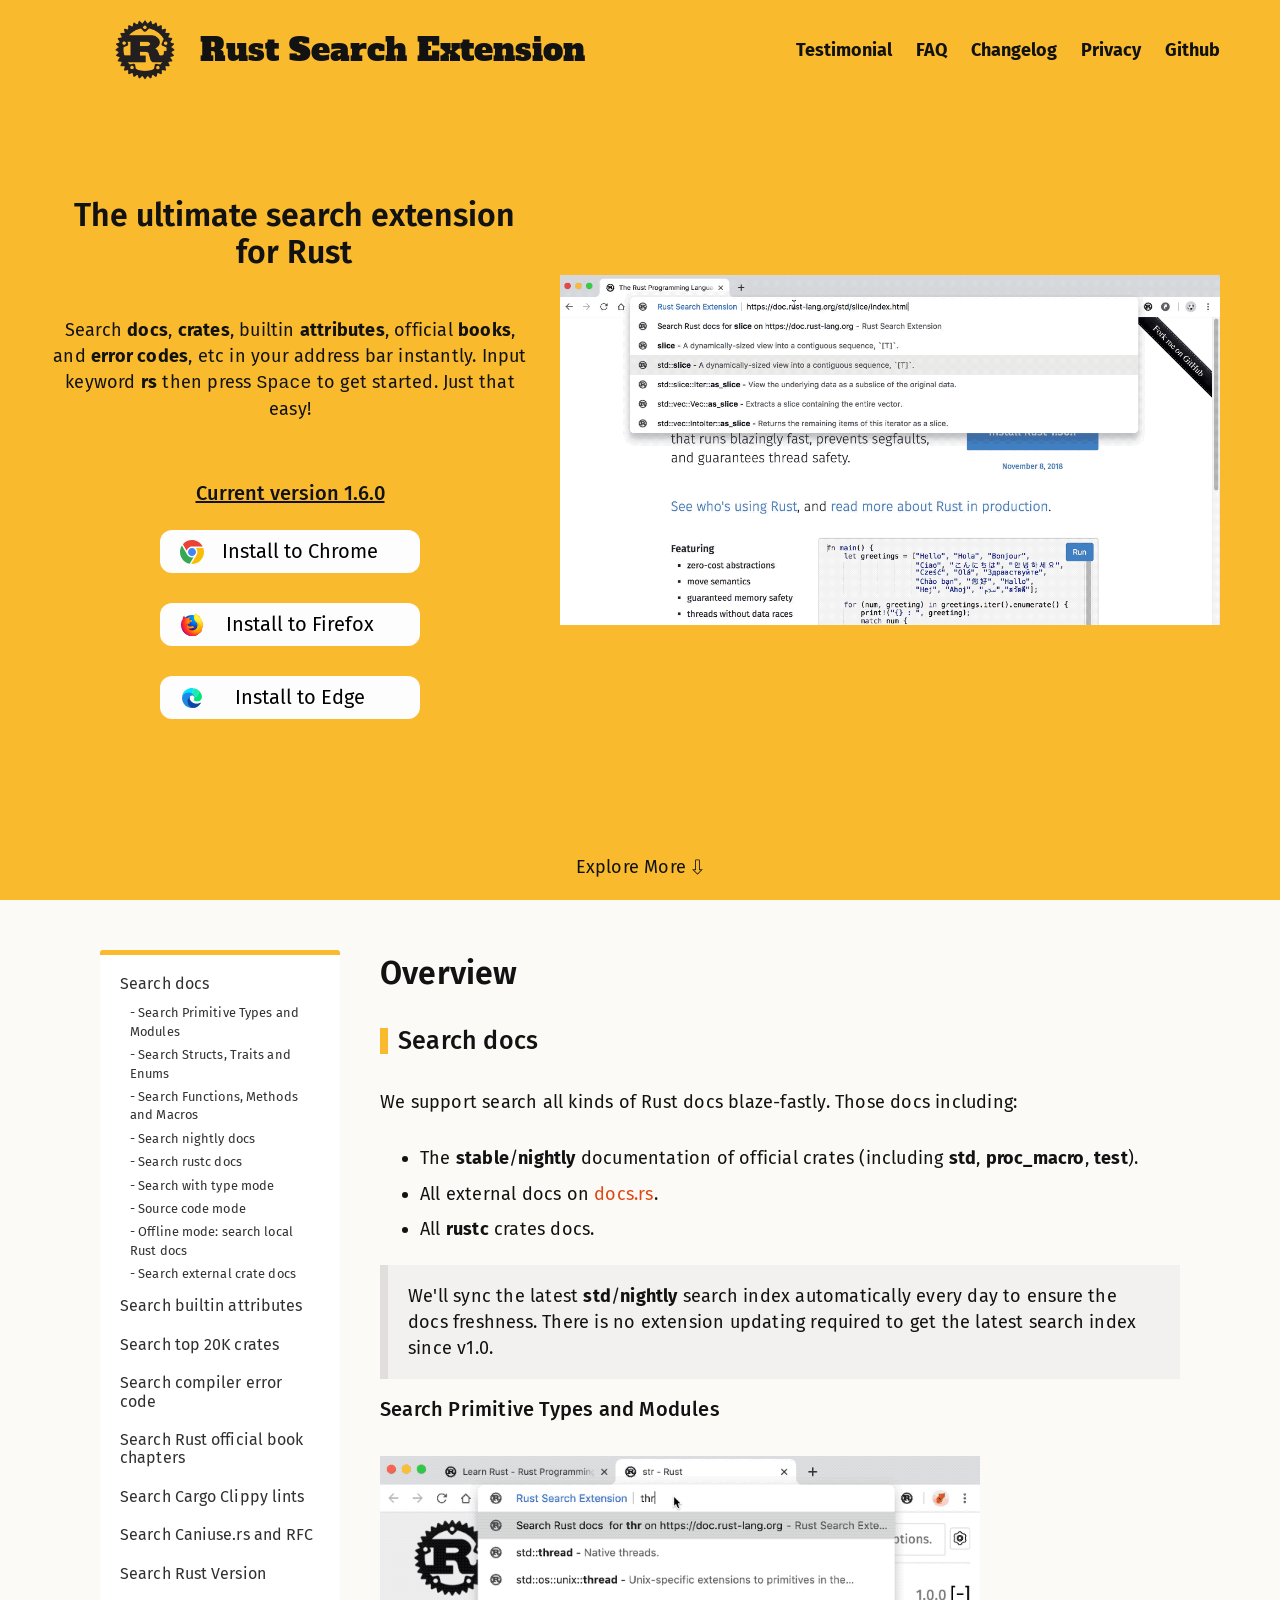
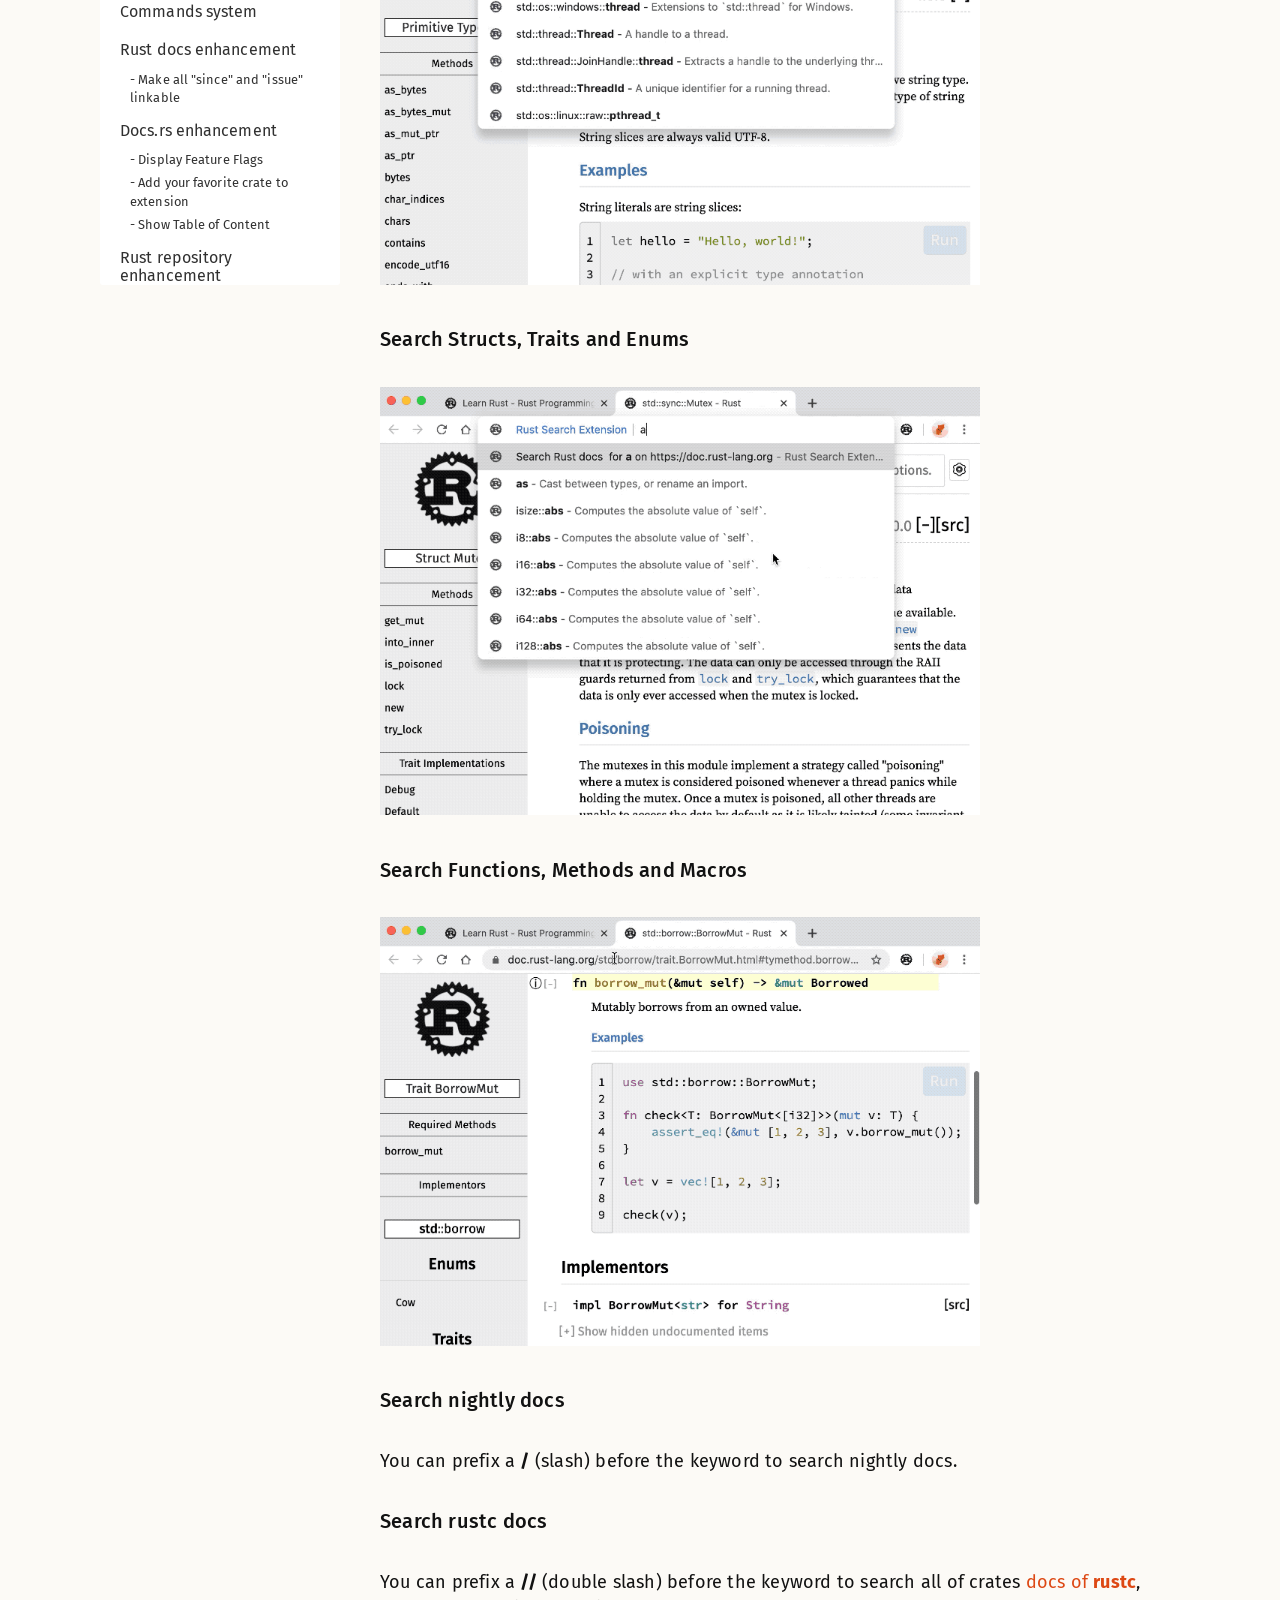
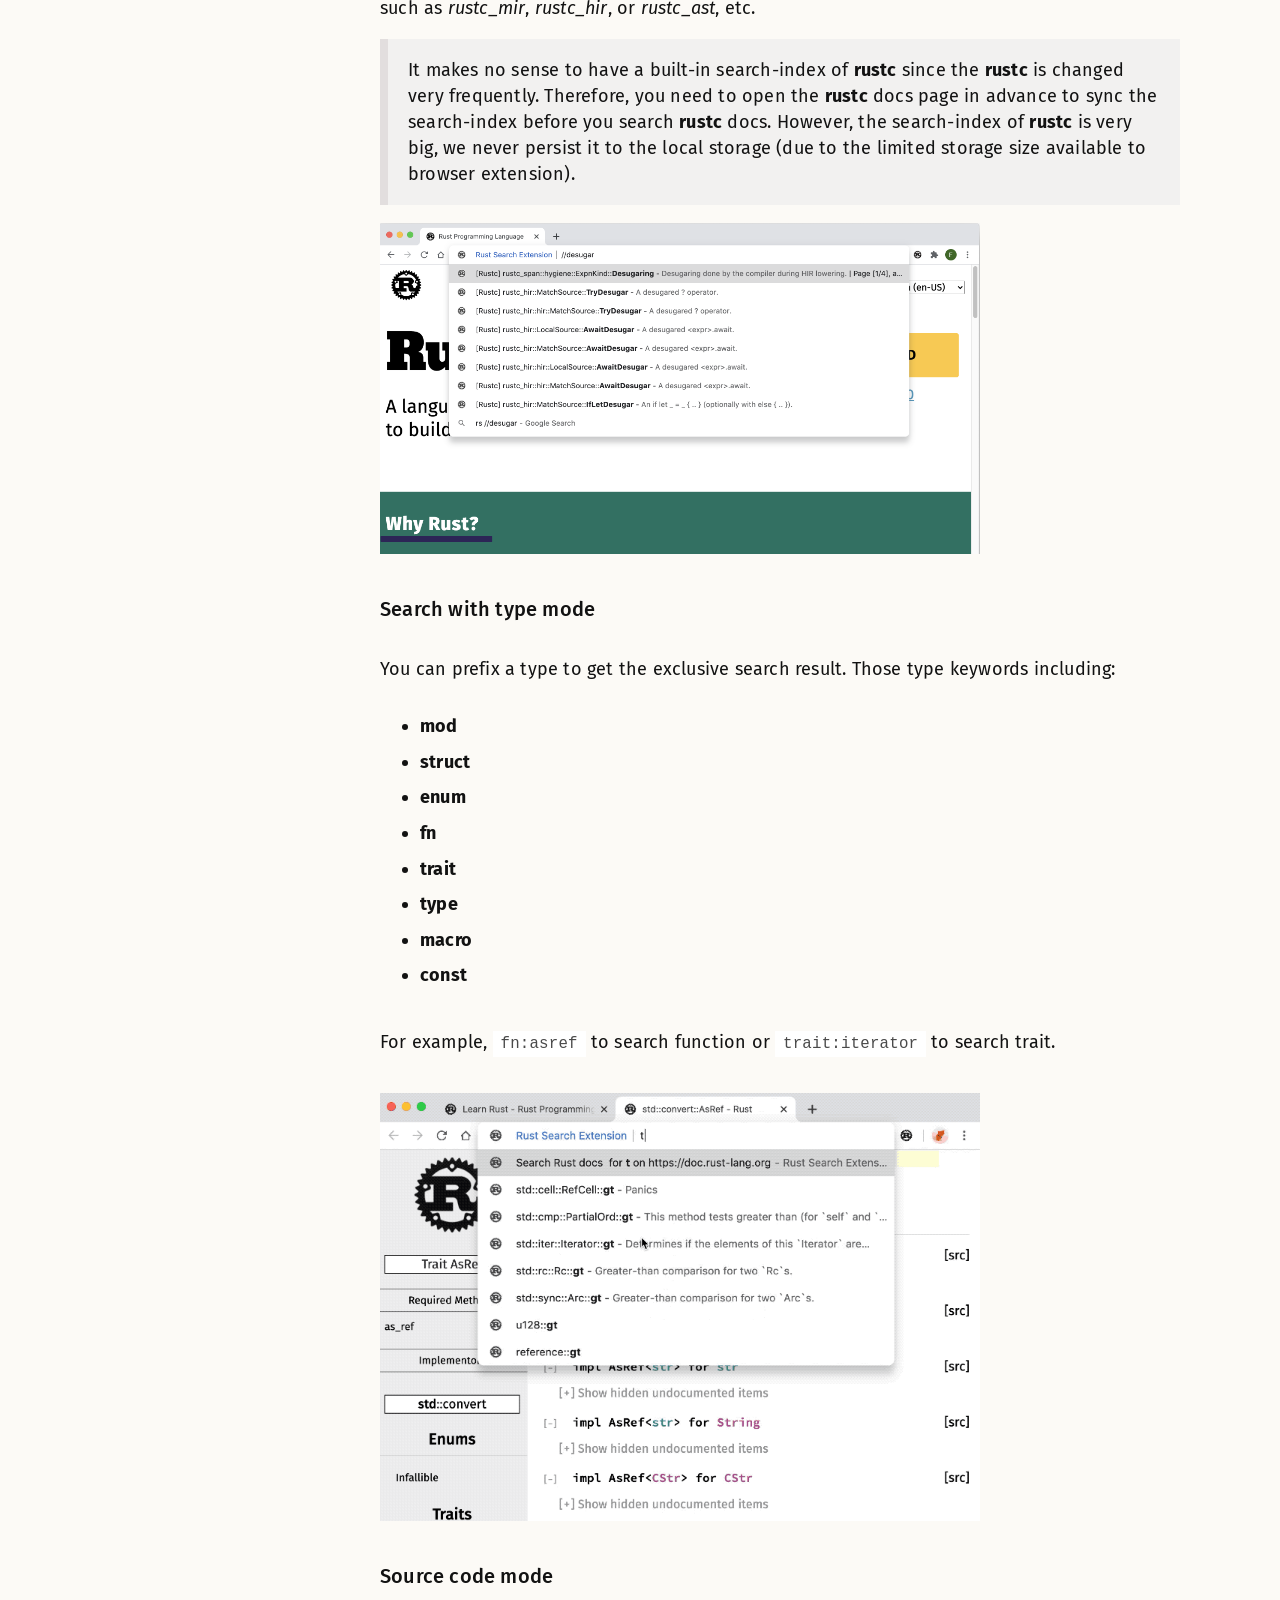
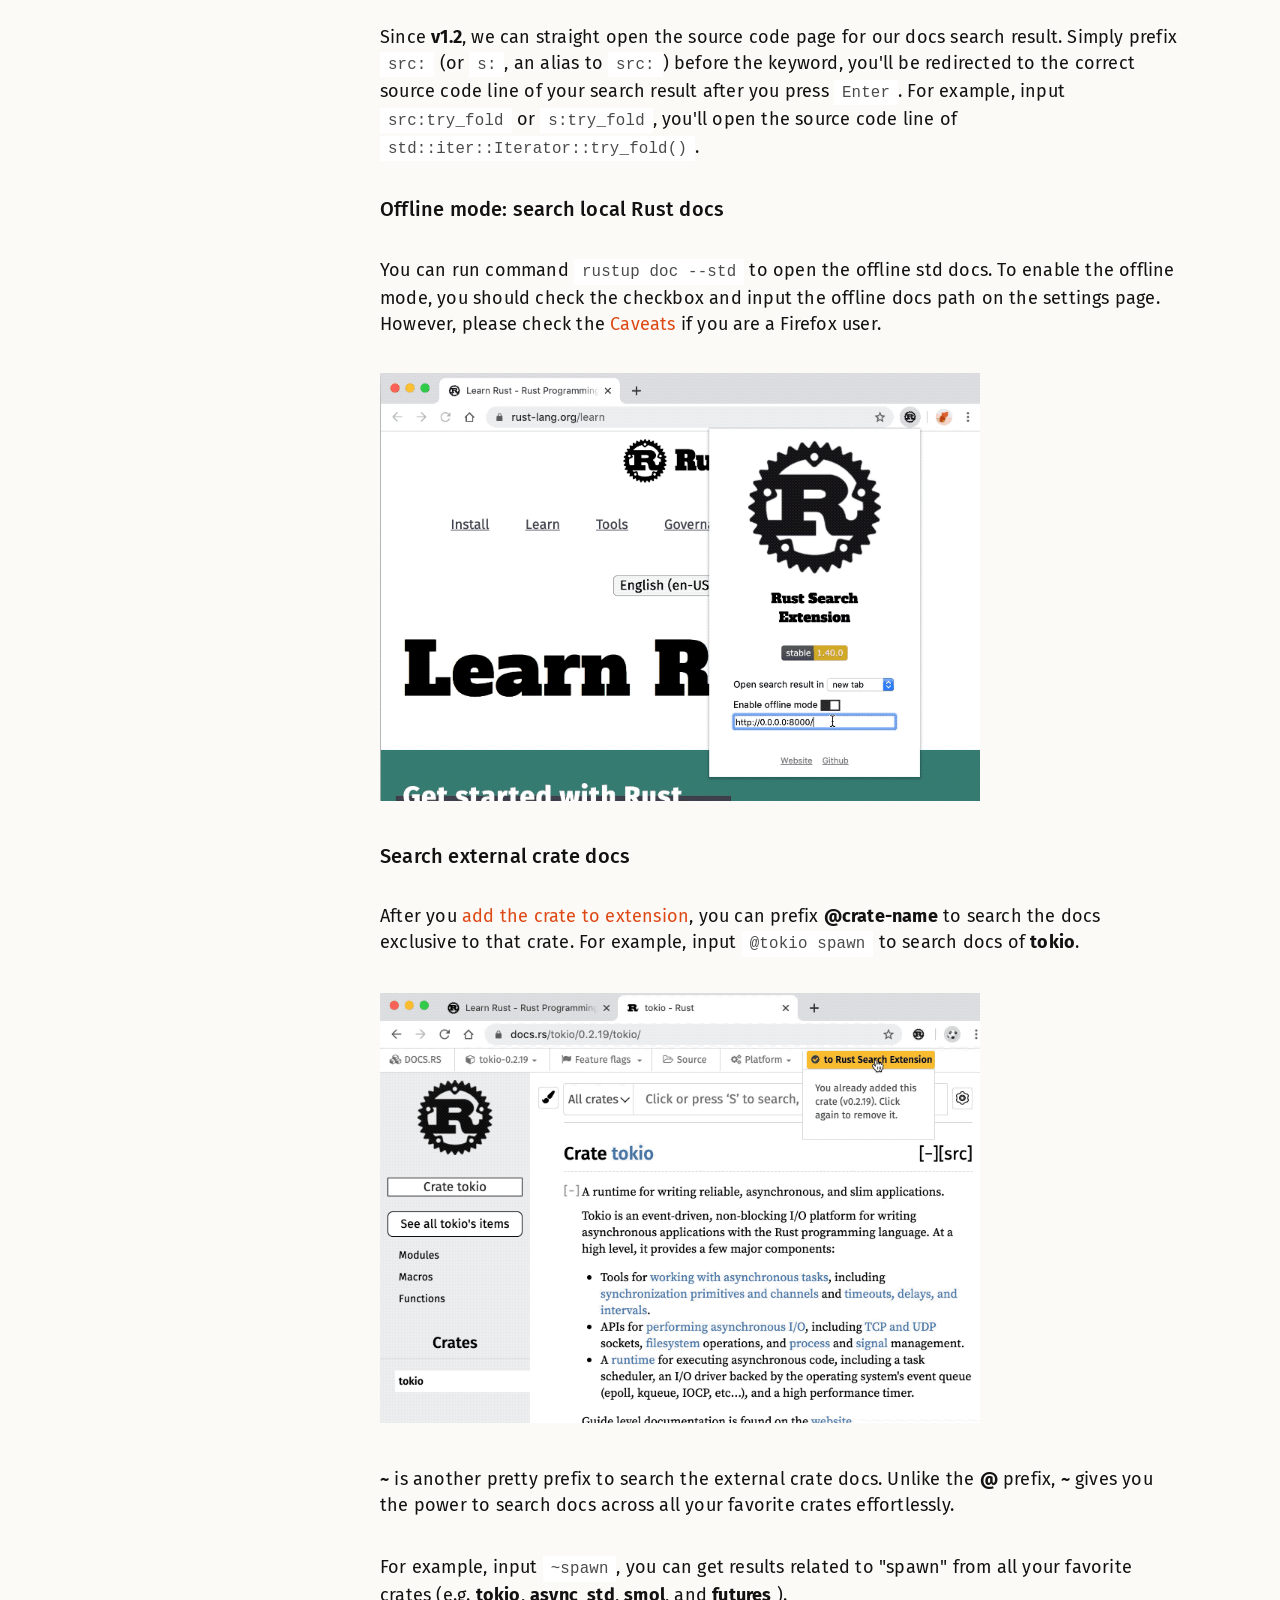
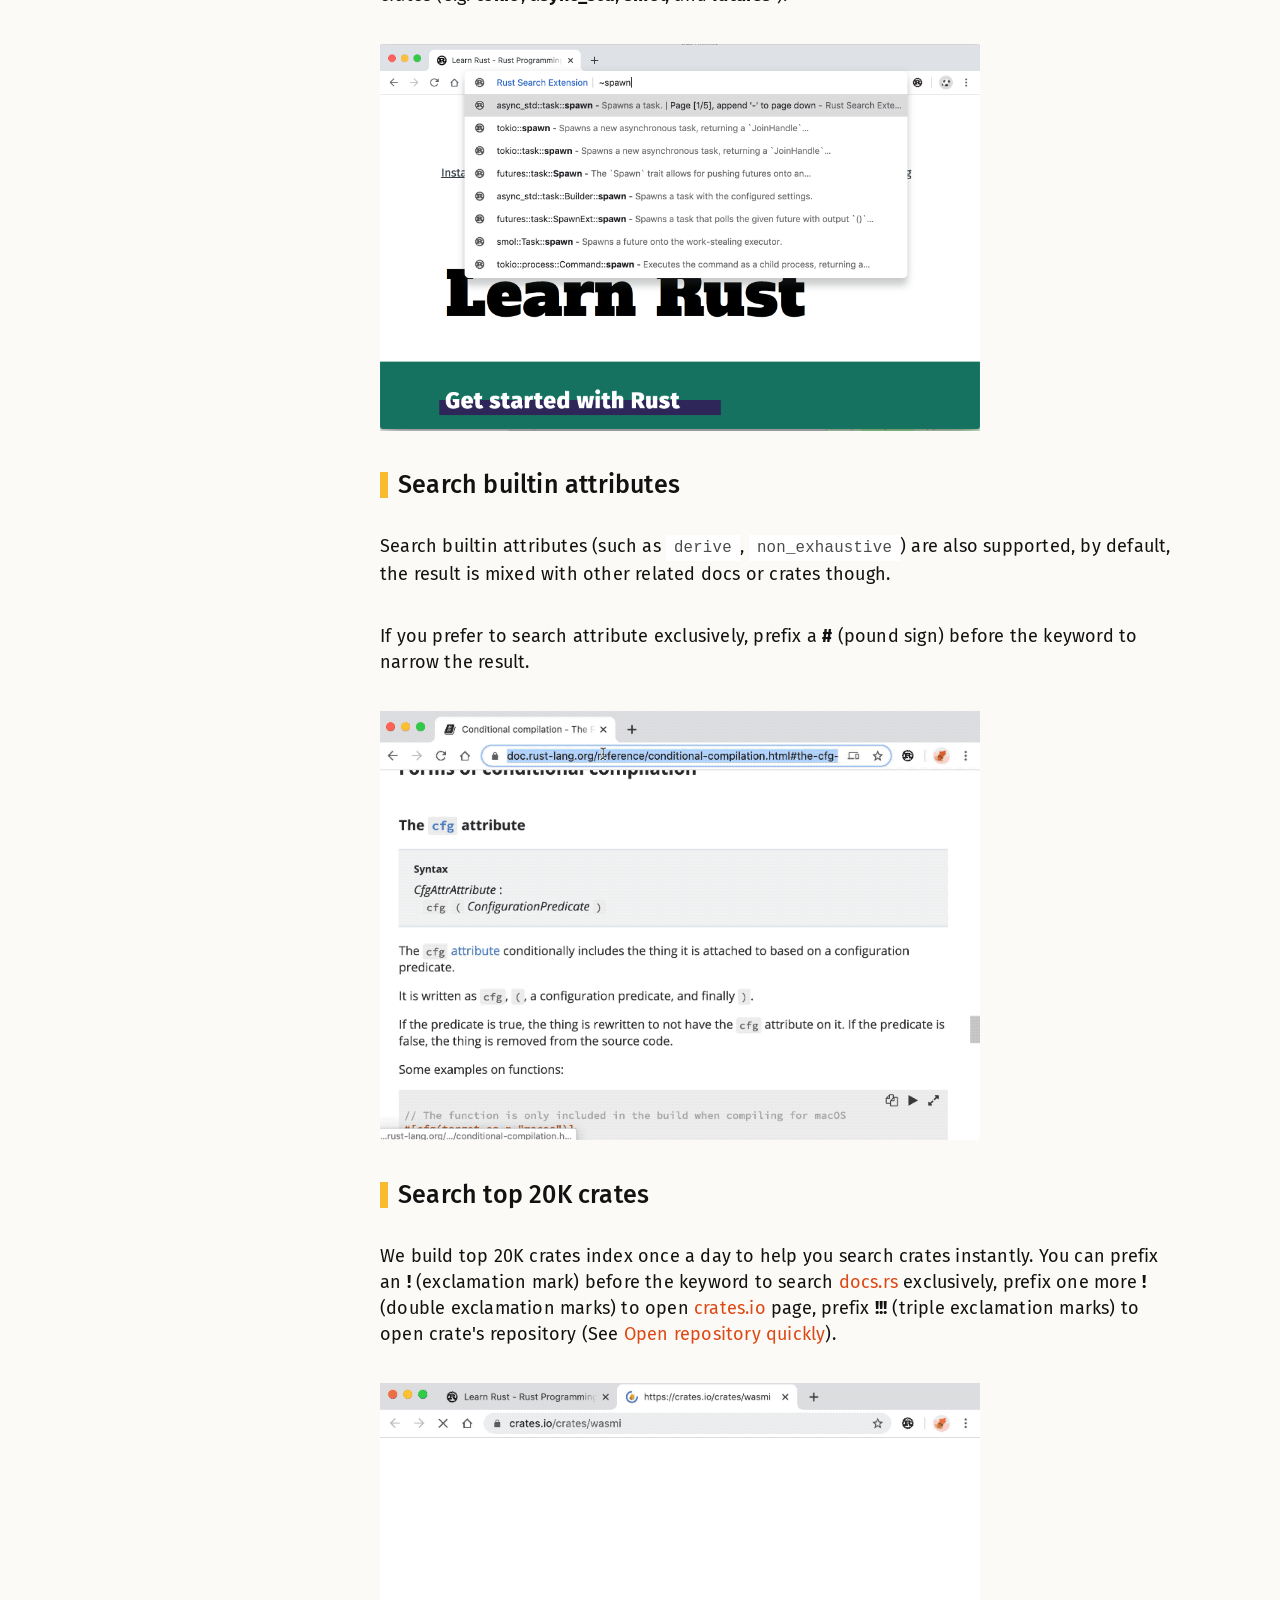
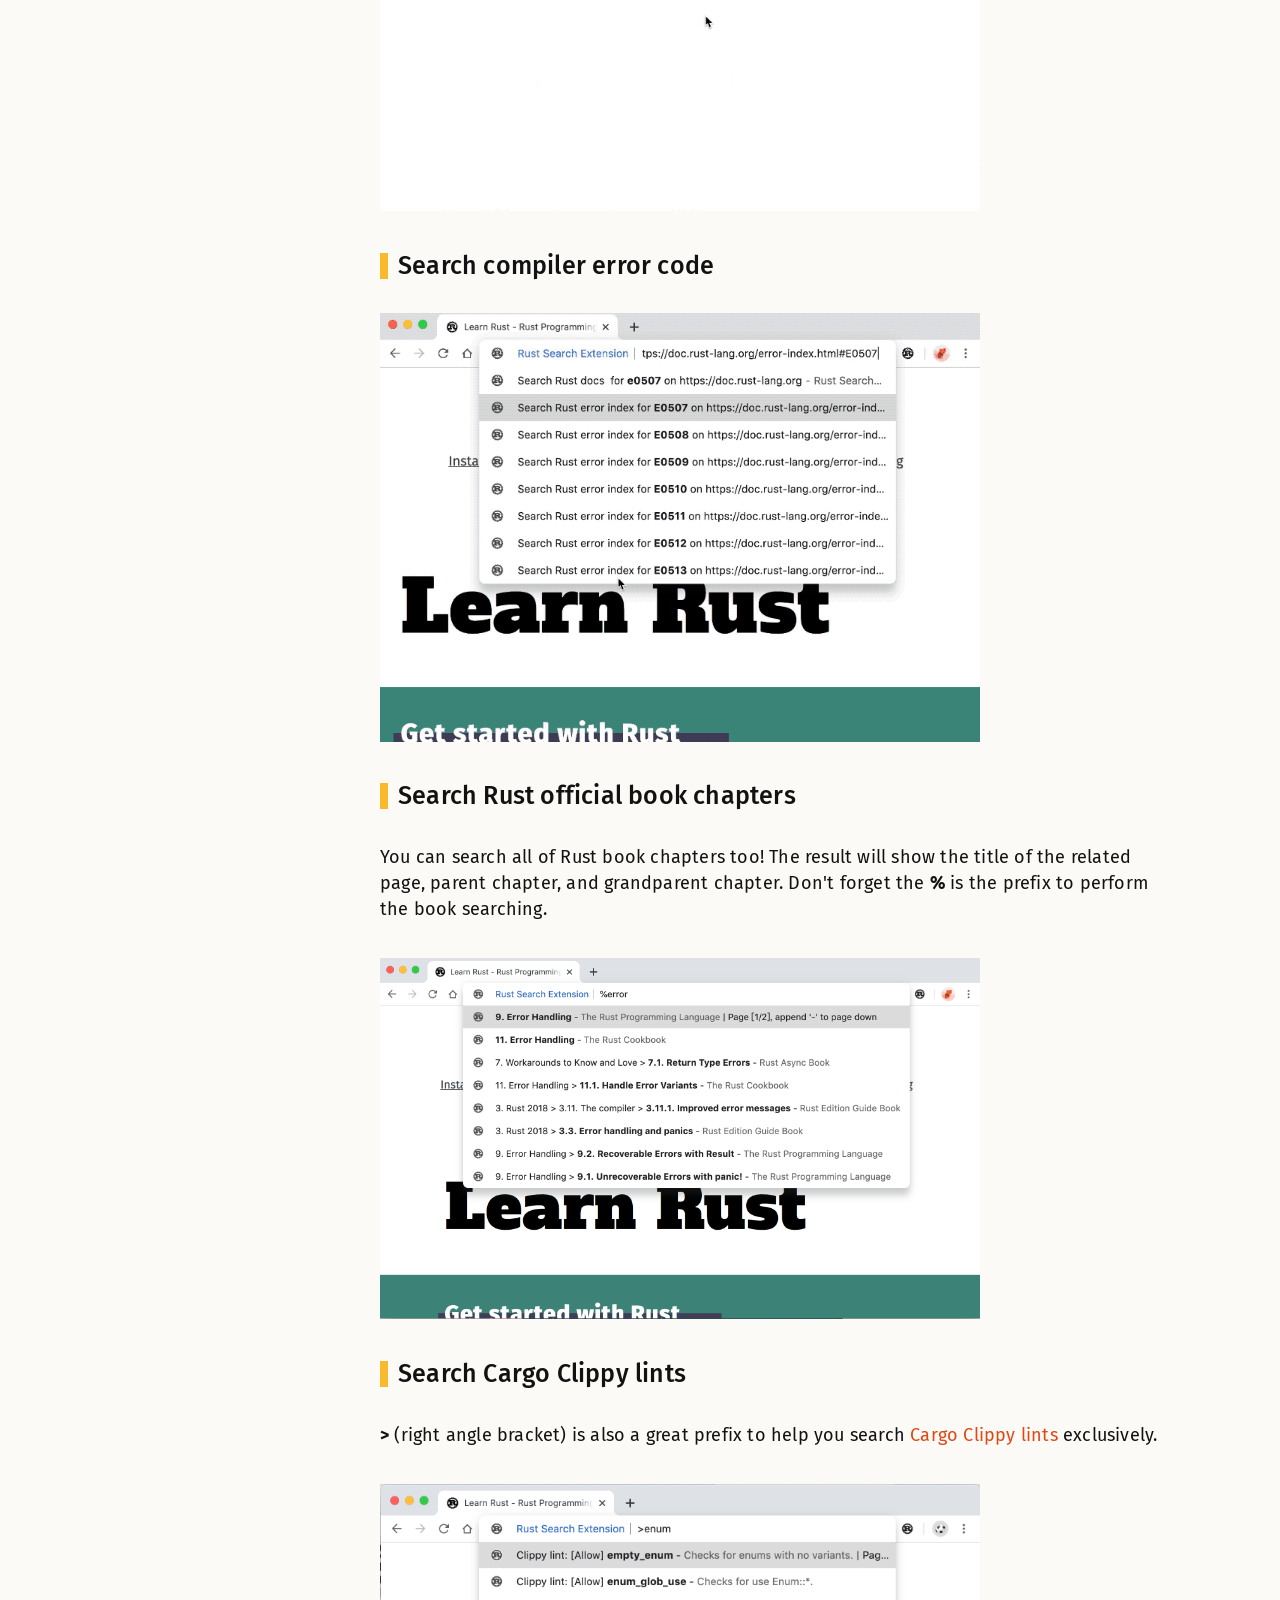
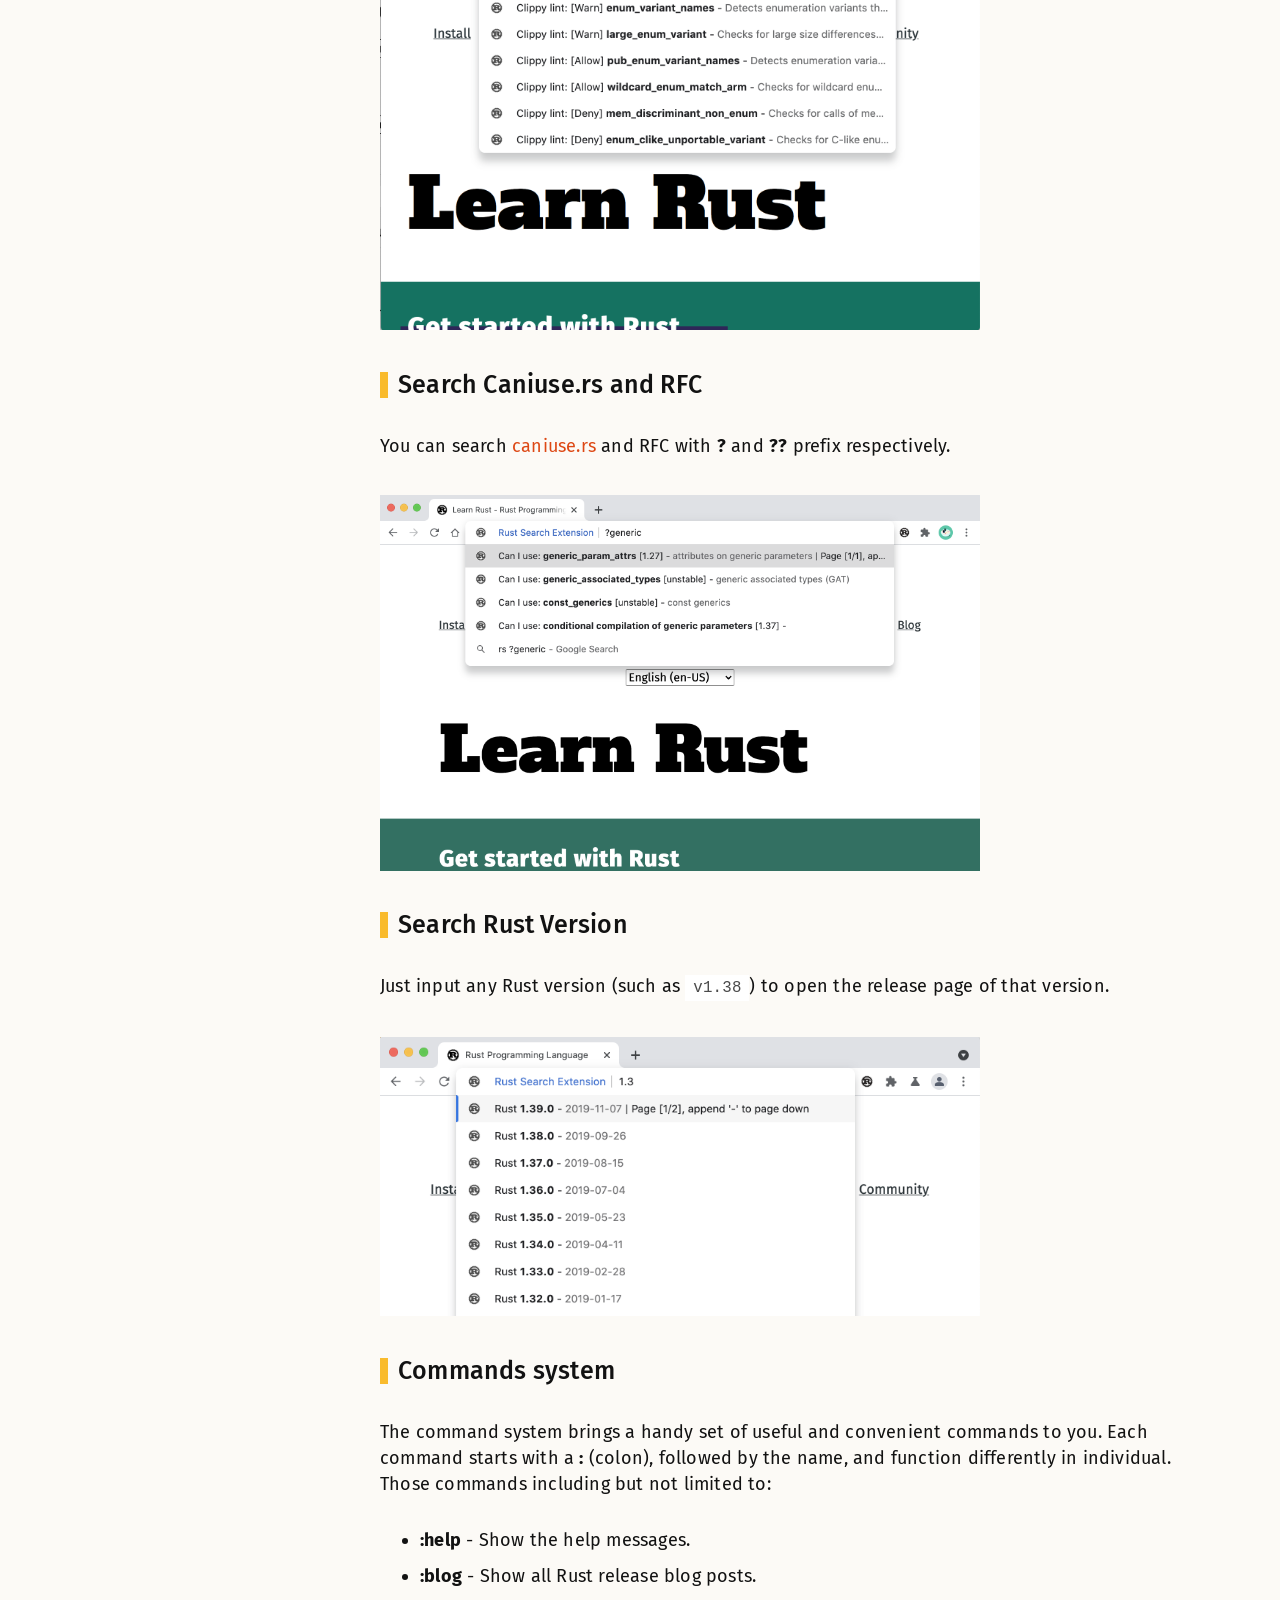
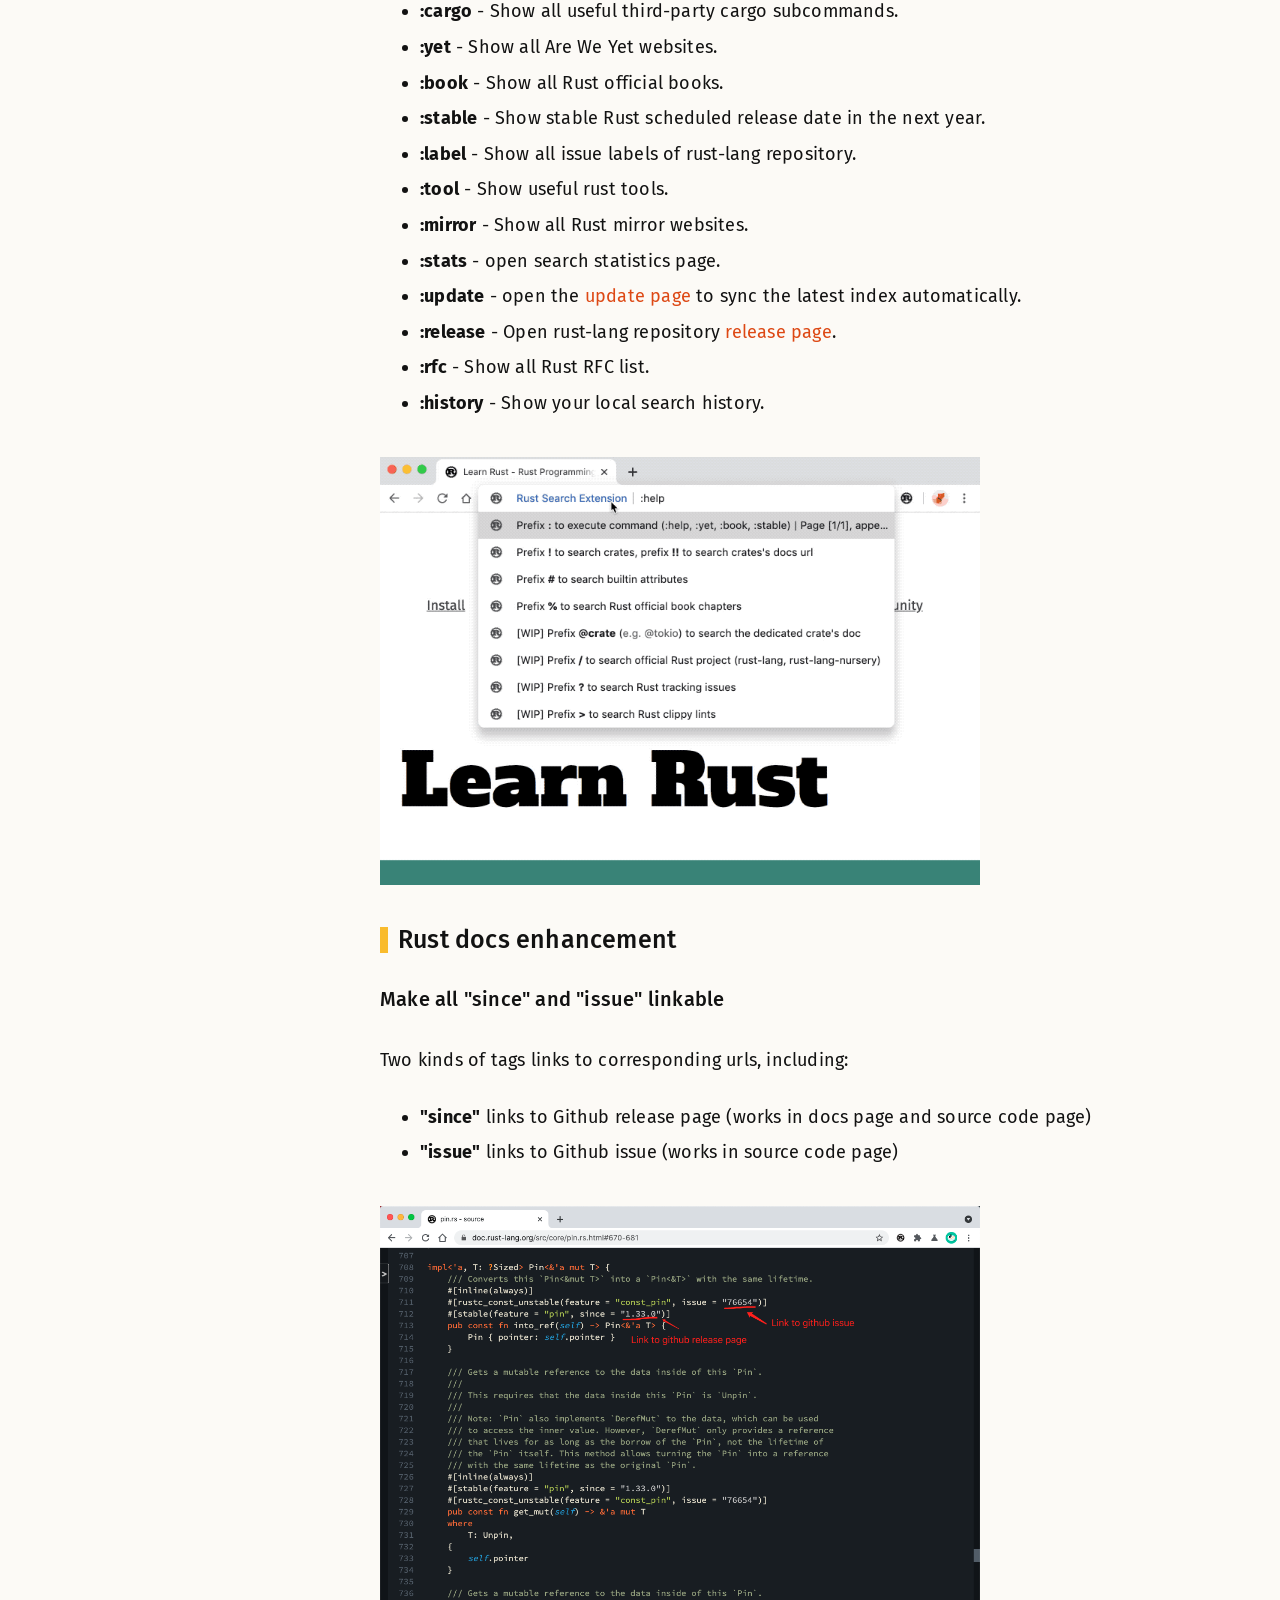
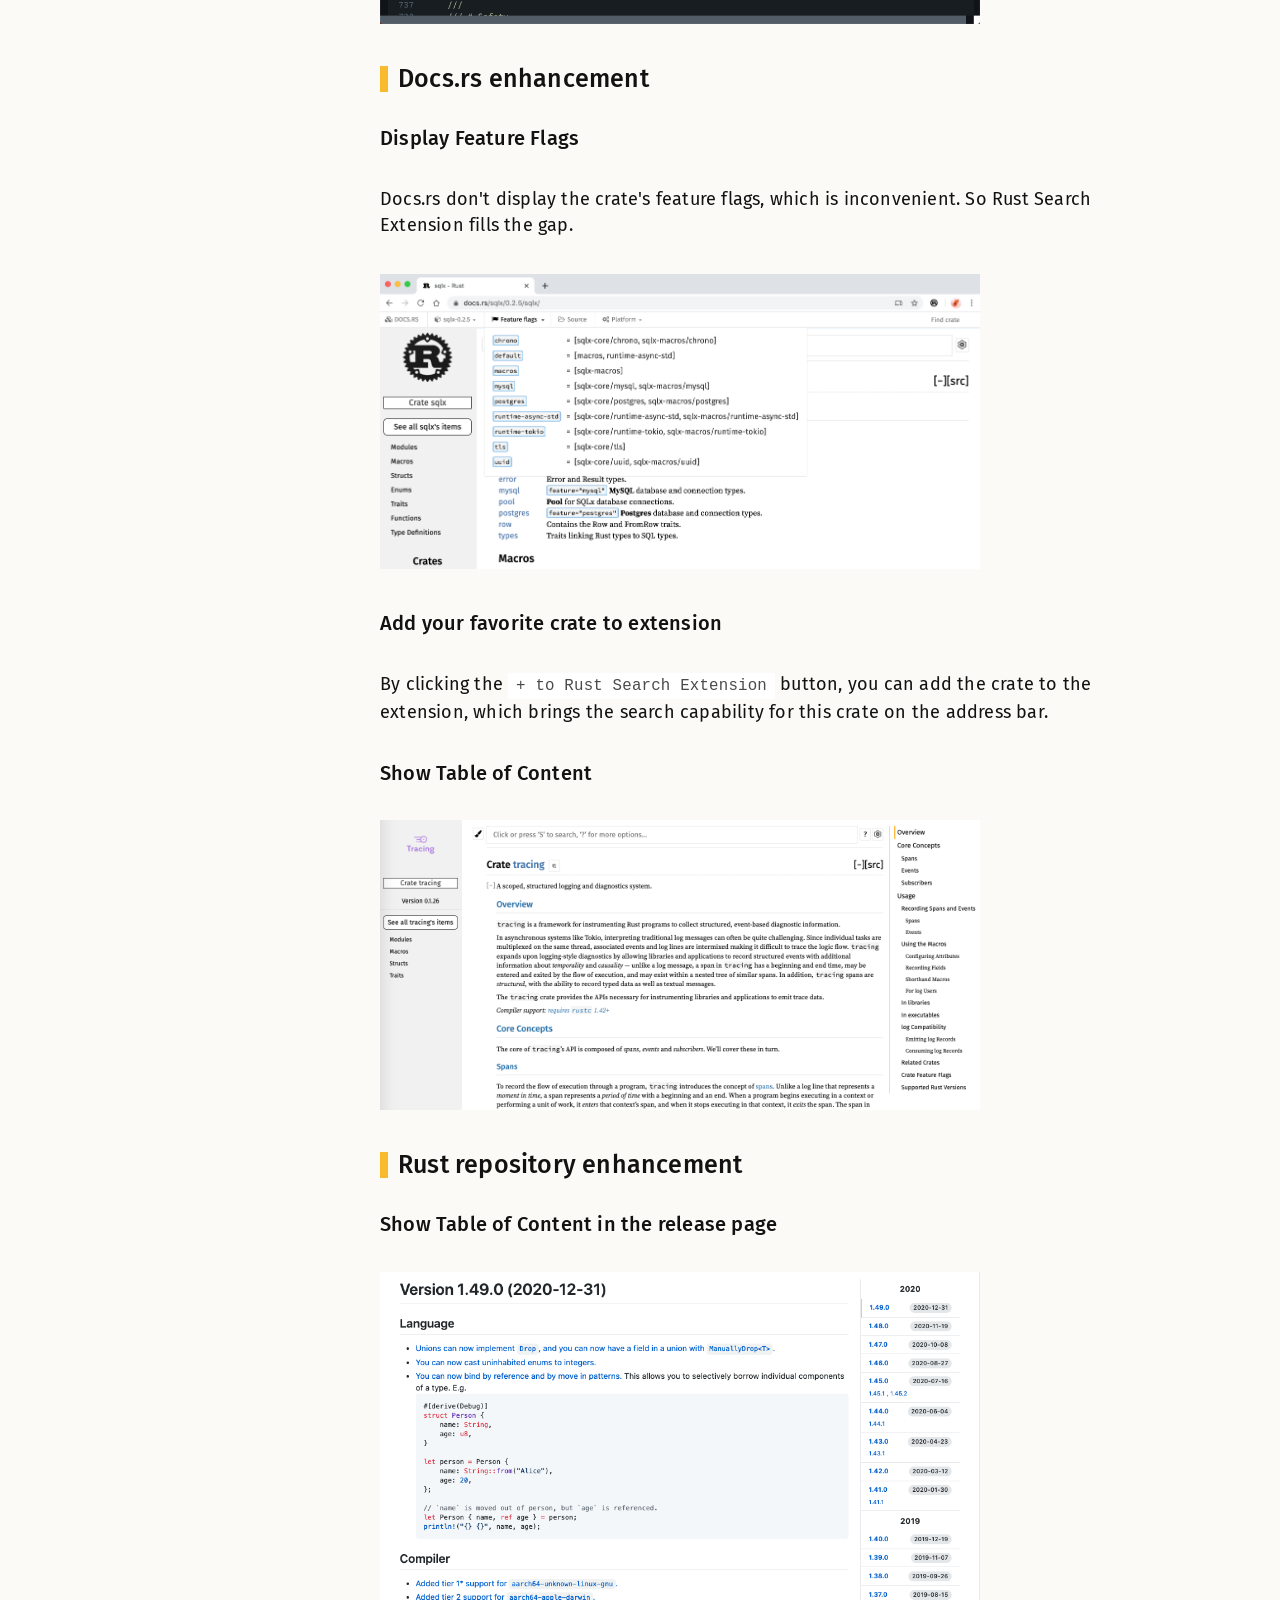
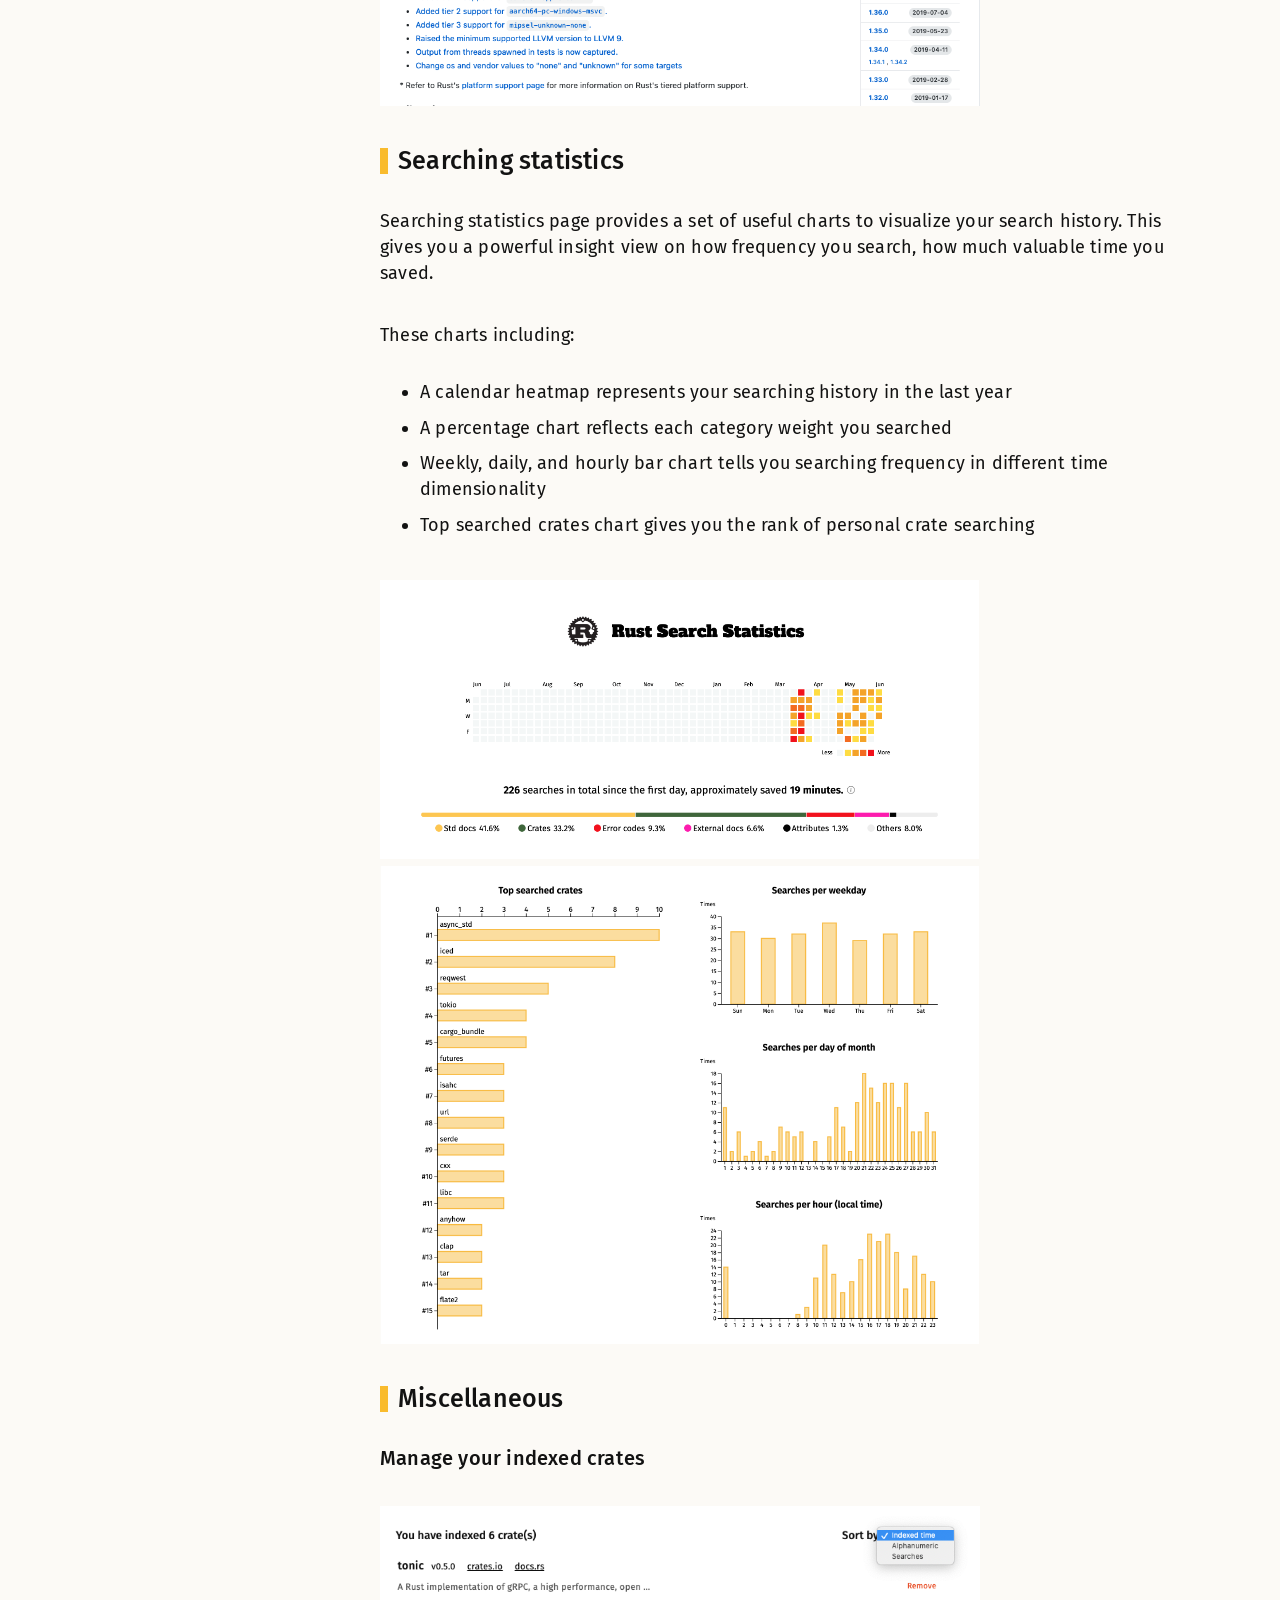
<file: index.html>
<!DOCTYPE html>
<html lang="en">

<head>
    <meta charset="UTF-8">
    <title>Rust Search Extension - The ultimate search extension for Rust</title>
    <meta name="viewport" content="width=device-width, initial-scale=1, shrink-to-fit=no">
    
    <link rel="icon" type="image/png" href="/favicon.ico">
    
    <style>
    :root {
        /* Primary theme color */
        --primary-color: #F9BB2D;
        /* Primary theme text color */
        --primary-text-color: #121212;
        /* Primary theme link color */
        --primary-link-color: #dd4814;
        /* Secondary color: the background body color*/
        --secondary-color: #fcfaf6;
        --secondary-text-color: #303030;
        --toc-highlight-text-color: #d46e13;
    }
</style>
    <link href="https://fonts.googleapis.com/css?family=Alfa+Slab+One&display=swap" rel="stylesheet">
    <link href="https://fonts.googleapis.com/css?family=Fira+Sans:400,500,600&display=swap" rel="stylesheet">
    <link rel="stylesheet" href="/normalize.css">
    <link rel="stylesheet" href="/juice.css">
    
<meta name="keywords"
      content="rust, rust-lang, crates, cargo, docs, crates.io, docs.rs, search extension">
<meta itemprop="name"
      content="Rust Search Extension: The ultimate search extension for Rust">
<meta itemprop="description"
      content="Search docs, crates, builtin attributes, official books, and error codes, etc in your address bar instantly.">
<meta itemprop="image" content="https://rust.extension.sh/banner.png">

<meta property="og:url" content="https://rust.extension.sh">
<meta property="og:type" content="website">
<meta property="og:title"
      content="Rust Search Extension: The ultimate search extension for Rust">
<meta property="og:description"
      content="Search docs, crates, builtin attributes, official books, and error codes, etc in your address bar instantly.">
<meta property="og:image" content="https://rust.extension.sh/banner.png">

<meta name="twitter:card" content="summary_large_image">
<meta name="twitter:site" content="@_huhuio">
<meta name="twitter:creator" content="@_huhuio">
<meta name="twitter:title"
      content="Rust Search Extension: The ultimate search extension for Rust">
<meta name="twitter:description"
      content="Search docs, crates, builtin attributes, official books, and error codes, etc in your address bar instantly.">
<meta name="twitter:image" content="https://rust.extension.sh/banner.png">
<link rel="stylesheet" href="/index.css">

</head>

<body>
    

    <header class="pos-absolute" style="background-color: transparent">
        

<a href="&#x2F;">
    <div class="logo">
        <img src="/logo.png" alt="logo">
        Rust Search Extension
    </div>
</a>

<nav>
    
    <a class="nav-item subtitle-text" href="&#x2F;testimonial&#x2F;">Testimonial</a>
    
    <a class="nav-item subtitle-text" href="&#x2F;faq&#x2F;">FAQ</a>
    
    <a class="nav-item subtitle-text" href="&#x2F;changelog&#x2F;">Changelog</a>
    
    <a class="nav-item subtitle-text" href="&#x2F;privacy&#x2F;">Privacy</a>
    
    
        
        <a class="nav-item subtitle-text" href="https:&#x2F;&#x2F;github.com&#x2F;huhu&#x2F;rust-search-extension">Github</a>
        
    
</nav>

    </header>

    <div class="hero">
        
<section style="padding:10px">
    <h1 class="text-center heading-text">
        The ultimate search extension for Rust
    </h1>
    <h3 class="text" style="text-align: center;">
        Search <b>docs</b>, <b>crates</b>, builtin <b>attributes</b>, official <b>books</b>, and
        <b>error codes</b>, etc in your address bar instantly. Input keyword <b>rs</b> then press
        <code>Space</code>
        to get started. Just that easy!
    </h3>
    <div style="margin-top: 50px; display: flex; flex-direction: column; align-items: center">
        <a class="subtitle-text" style="text-decoration: underline; margin: 10px"
           href="https://github.com/huhu/rust-search-extension/releases">
            Current version 1.6.0
        </a>
        <a class="btn-download chrome"
           href="https://chrome.google.com/webstore/detail/rust-search-extension/ennpfpdlaclocpomkiablnmbppdnlhoh"
           target="_blank">
            Install to Chrome
        </a>
        <a class="btn-download firefox" href="https://addons.mozilla.org/firefox/addon/rust-search-extension/"
           target="_blank">
            Install to Firefox
        </a>
        <a class="btn-download edg"
           href="https://microsoftedge.microsoft.com/addons/detail/olemfibpaicdoooacpfffccidjjagmoe"
           target="_blank">
            Install to Edge
        </a>
    </div>
</section>
<img class="demonstration-gif" src="/demonstration.gif" alt="demonstration-gif">

<div class="explore-more text"
     onclick="document.getElementById('features').scrollIntoView({behavior: 'smooth'})">
    Explore More ⇩
</div>

<script>
    function mobilizeDownloadButton() {
        let navigator = window.navigator.userAgent.toLocaleLowerCase();
        if (window.innerWidth < 768) {
            document.querySelectorAll('.btn-download').forEach((element) => {
                element.classList.add('hide');
            });
            let target = ['firefox', 'edg'].find(item => navigator.includes(item)) || 'chrome';
            document.querySelector(`.${target}`).classList.remove('hide');
        } else {
            document.querySelectorAll('.btn-download').forEach((element) => {
                element.classList.remove('hide');
            });
        }
    }

    mobilizeDownloadButton();
    window.onresize = function () {
        mobilizeDownloadButton();
    };
</script>

    </div>

    

    <main>
        
        
        
        
        
        <div class="toc">
            <div class="toc-sticky">
                
                <div class="toc-item">
                    <a class="subtext" href="/#search-docs">Search docs</a>
                </div>
                
                
                <div class="toc-item-child">
                    <a class="subtext" href="/#search-primitive-types-and-modules"><small>- Search Primitive Types and Modules</small></a>
                </div>
                
                <div class="toc-item-child">
                    <a class="subtext" href="/#search-structs-traits-and-enums"><small>- Search Structs, Traits and Enums</small></a>
                </div>
                
                <div class="toc-item-child">
                    <a class="subtext" href="/#search-functions-methods-and-macros"><small>- Search Functions, Methods and Macros</small></a>
                </div>
                
                <div class="toc-item-child">
                    <a class="subtext" href="/#search-nightly-docs"><small>- Search nightly docs</small></a>
                </div>
                
                <div class="toc-item-child">
                    <a class="subtext" href="/#search-rustc-docs"><small>- Search rustc docs</small></a>
                </div>
                
                <div class="toc-item-child">
                    <a class="subtext" href="/#search-with-type-mode"><small>- Search with type mode</small></a>
                </div>
                
                <div class="toc-item-child">
                    <a class="subtext" href="/#source-code-mode"><small>- Source code mode</small></a>
                </div>
                
                <div class="toc-item-child">
                    <a class="subtext" href="/#offline-mode-search-local-rust-docs"><small>- Offline mode: search local Rust docs</small></a>
                </div>
                
                <div class="toc-item-child">
                    <a class="subtext" href="/#search-external-crate-docs"><small>- Search external crate docs</small></a>
                </div>
                
                
                
                <div class="toc-item">
                    <a class="subtext" href="/#search-builtin-attributes">Search builtin attributes</a>
                </div>
                
                
                <div class="toc-item">
                    <a class="subtext" href="/#search-top-20k-crates">Search top 20K crates</a>
                </div>
                
                
                <div class="toc-item">
                    <a class="subtext" href="/#search-compiler-error-code">Search compiler error code</a>
                </div>
                
                
                <div class="toc-item">
                    <a class="subtext" href="/#search-rust-official-book-chapters">Search Rust official book chapters</a>
                </div>
                
                
                <div class="toc-item">
                    <a class="subtext" href="/#search-cargo-clippy-lints">Search Cargo Clippy lints</a>
                </div>
                
                
                <div class="toc-item">
                    <a class="subtext" href="/#search-caniuse-rs-and-rfc">Search Caniuse.rs and RFC</a>
                </div>
                
                
                <div class="toc-item">
                    <a class="subtext" href="/#search-rust-version">Search Rust Version</a>
                </div>
                
                
                <div class="toc-item">
                    <a class="subtext" href="/#commands-system">Commands system</a>
                </div>
                
                
                <div class="toc-item">
                    <a class="subtext" href="/#rust-docs-enhancement">Rust docs enhancement</a>
                </div>
                
                
                <div class="toc-item-child">
                    <a class="subtext" href="/#make-all-since-and-issue-linkable"><small>- Make all &quot;since&quot; and &quot;issue&quot; linkable</small></a>
                </div>
                
                
                
                <div class="toc-item">
                    <a class="subtext" href="/#docs-rs-enhancement">Docs.rs enhancement</a>
                </div>
                
                
                <div class="toc-item-child">
                    <a class="subtext" href="/#display-feature-flags"><small>- Display Feature Flags</small></a>
                </div>
                
                <div class="toc-item-child">
                    <a class="subtext" href="/#add-your-favorite-crate-to-extension"><small>- Add your favorite crate to extension</small></a>
                </div>
                
                <div class="toc-item-child">
                    <a class="subtext" href="/#show-table-of-content"><small>- Show Table of Content</small></a>
                </div>
                
                
                
                <div class="toc-item">
                    <a class="subtext" href="/#rust-repository-enhancement">Rust repository enhancement</a>
                </div>
                
                
                <div class="toc-item-child">
                    <a class="subtext" href="/#show-table-of-content-in-the-release-page"><small>- Show Table of Content in the release page</small></a>
                </div>
                
                
                
                <div class="toc-item">
                    <a class="subtext" href="/#searching-statistics">Searching statistics</a>
                </div>
                
                
                <div class="toc-item">
                    <a class="subtext" href="/#miscellaneous">Miscellaneous</a>
                </div>
                
                
                <div class="toc-item-child">
                    <a class="subtext" href="/#manage-your-indexed-crates"><small>- Manage your indexed crates</small></a>
                </div>
                
                <div class="toc-item-child">
                    <a class="subtext" href="/#import-export-your-data"><small>- Import&#x2F;Export your data</small></a>
                </div>
                
                <div class="toc-item-child">
                    <a class="subtext" href="/#customize-crates-searching-platform"><small>- Customize crates searching platform</small></a>
                </div>
                
                <div class="toc-item-child">
                    <a class="subtext" href="/#open-repository-quickly"><small>- Open repository quickly</small></a>
                </div>
                
                <div class="toc-item-child">
                    <a class="subtext" href="/#page-down-up-easily"><small>- Page down&#x2F;up easily</small></a>
                </div>
                
                
                
            </div>
        </div>
        
        

        <div class="content text">
            
            <div id="features" class="heading-text">Overview</div>
            <h1 id="search-docs">Search docs</h1>
<p>We support search all kinds of Rust docs blaze-fastly. Those docs including:</p>
<ul>
<li>The <strong>stable</strong>/<strong>nightly</strong> documentation of official crates (including <strong>std</strong>, <strong>proc_macro</strong>, <strong>test</strong>).</li>
<li>All external docs on <a href="https://docs.rs">docs.rs</a>.</li>
<li>All <strong>rustc</strong> crates docs.</li>
</ul>
<blockquote>
<p>We'll sync the latest <strong>std</strong>/<strong>nightly</strong> search index automatically every day to ensure the docs freshness.
There is no extension updating required to get the latest search index since v1.0.</p>
</blockquote>
<h2 id="search-primitive-types-and-modules">Search Primitive Types and Modules</h2>
<p><img src="/primary-module.gif" alt="GIF" /></p>
<h2 id="search-structs-traits-and-enums">Search Structs, Traits and Enums</h2>
<p><img src="/struct-traits.gif" alt="GIF" /></p>
<h2 id="search-functions-methods-and-macros">Search Functions, Methods and Macros</h2>
<p><img src="/function-macros.gif" alt="GIF" /></p>
<h2 id="search-nightly-docs">Search nightly docs</h2>
<p>You can prefix a <strong>/</strong> (slash) before the keyword to search nightly docs. </p>
<h2 id="search-rustc-docs">Search rustc docs</h2>
<p>You can prefix a <strong>//</strong> (double slash) before the keyword to search all of 
crates <a href="https://doc.rust-lang.org/nightly/nightly-rustc/">docs of <strong>rustc</strong></a>, 
such as <em>rustc_mir</em>, <em>rustc_hir</em>, or <em>rustc_ast</em>, etc.</p>
<blockquote>
<p>It makes no sense to have a built-in search-index of <strong>rustc</strong> since the <strong>rustc</strong> is changed 
very frequently. Therefore, you need to open the <strong>rustc</strong> docs page in advance to sync the 
search-index before you search <strong>rustc</strong> docs. However, the search-index of <strong>rustc</strong> is very big, 
we never persist it to the local storage (due to the limited storage size available 
to browser extension).</p>
</blockquote>
<p><img src="/search-rustc-docs.png" alt="IMG" /></p>
<h2 id="search-with-type-mode">Search with type mode</h2>
<p>You can prefix a type to get the exclusive search result. Those type keywords including:</p>
<ul>
<li><strong>mod</strong></li>
<li><strong>struct</strong></li>
<li><strong>enum</strong></li>
<li><strong>fn</strong></li>
<li><strong>trait</strong></li>
<li><strong>type</strong></li>
<li><strong>macro</strong></li>
<li><strong>const</strong></li>
</ul>
<p>For example, <code>fn:asref</code> to search function or <code>trait:iterator</code> to search trait.</p>
<p><img src="/type-mode.gif" alt="GIF" /></p>
<h2 id="source-code-mode">Source code mode</h2>
<p>Since <strong>v1.2</strong>, we can straight open the source code page for our docs search result.
Simply prefix <code>src:</code> (or <code>s:</code>, an alias to <code>src:</code>) before the keyword, you'll be 
redirected to the correct source code line of your search result after you press <code>Enter</code>.
For example, input <code>src:try_fold</code> or <code>s:try_fold</code>, you'll open the source code line of <code>std::iter::Iterator::try_fold()</code>. </p>
<h2 id="offline-mode-search-local-rust-docs">Offline mode: search local Rust docs</h2>
<p>You can run command <code>rustup doc --std</code> to open the offline std docs. 
To enable the offline mode, you should check the checkbox and input the offline docs path on the settings page. 
However, please check the <a href="/faq/#caveats">Caveats</a> if you are a Firefox user.</p>
<p><img src="/offline-mode.gif" alt="GIF" /></p>
<h2 id="search-external-crate-docs">Search external crate docs</h2>
<p>After you <a href="/#add-your-favorite-crate-to-extension">add the crate to extension</a>, you can prefix <strong>@crate-name</strong> to search
the docs exclusive to that crate. For example, input <code>@tokio spawn</code> to search docs of <strong>tokio</strong>. </p>
<p><img src="/search-crate-docs.gif" alt="GIF" /></p>
<p><strong>~</strong> is another pretty prefix to search the external crate docs. Unlike the <strong>@</strong> prefix, <strong>~</strong>
gives you the power to search docs across all your favorite crates effortlessly. </p>
<p>For example, input <code>~spawn</code>, you can get results related to &quot;spawn&quot; from all your favorite crates 
(e.g. <strong>tokio</strong>, <strong>async_std</strong>, <strong>smol</strong>, and <strong>futures</strong> ). </p>
<p><img src="/tide-search.png" alt="IMG" /></p>
<h1 id="search-builtin-attributes">Search builtin attributes</h1>
<p>Search builtin attributes (such as <code>derive</code>, <code>non_exhaustive</code>) are also supported, 
by default, the result is mixed with other related docs or crates though. </p>
<p>If you prefer to search attribute exclusively, prefix a <strong>#</strong> (pound sign) before the keyword to narrow the result.</p>
<p><img src="/search-attributes.gif" alt="GIF" /></p>
<h1 id="search-top-20k-crates">Search top 20K crates</h1>
<p>We build top 20K crates index once a day to help you search crates instantly. 
You can prefix an <strong>!</strong> (exclamation mark) before the keyword to search <a href="https://docs.rs">docs.rs</a> exclusively, 
prefix one more <strong>!</strong> (double exclamation marks) to open <a href="https://crates.io">crates.io</a> page,
prefix <strong>!!!</strong> (triple exclamation marks) to open crate's repository (See <a href="/#open-repository-quickly">Open repository quickly</a>).</p>
<p><img src="/search-crates.gif" alt="GIF" /></p>
<h1 id="search-compiler-error-code">Search compiler error code</h1>
<p><img src="/error-index.gif" alt="GIF" /></p>
<h1 id="search-rust-official-book-chapters">Search Rust official book chapters</h1>
<p>You can search all of Rust book chapters too! The result will show the title of the related page, 
parent chapter, and grandparent chapter. Don't forget the <strong>%</strong> is the prefix to perform the book searching.</p>
<p><img src="/search-book.png" alt="IMG" /></p>
<h1 id="search-cargo-clippy-lints">Search Cargo Clippy lints</h1>
<p><strong>&gt;</strong> (right angle bracket) is also a great prefix to help you search <a href="https://rust-lang.github.io/rust-clippy/master/">Cargo Clippy lints</a> exclusively. </p>
<p><img src="/search-clippy-lints.png" alt="IMG" /></p>
<h1 id="search-caniuse-rs-and-rfc">Search Caniuse.rs and RFC</h1>
<p>You can search <a href="https://caniuse.rs">caniuse.rs</a> and RFC with <strong>?</strong> and <strong>??</strong> prefix respectively.</p>
<p><img src="/search-caniuse.png" alt="IMG" /></p>
<h1 id="search-rust-version">Search Rust Version</h1>
<p>Just input any Rust version (such as <code>v1.38</code>) to open the release page of that version.</p>
<p><img src="/search-rust-version.png" alt="" /></p>
<h1 id="commands-system">Commands system</h1>
<p>The command system brings a handy set of useful and convenient commands to you. 
Each command starts with a <strong>:</strong> (colon), followed by the name, and function differently in individual.
Those commands including but not limited to:</p>
<ul>
<li><strong>:help</strong> - Show the help messages. </li>
<li><strong>:blog</strong> - Show all Rust release blog posts.</li>
<li><strong>:cargo</strong> - Show all useful third-party cargo subcommands. </li>
<li><strong>:yet</strong> - Show all Are We Yet websites. </li>
<li><strong>:book</strong> - Show all Rust official books. </li>
<li><strong>:stable</strong> - Show stable Rust scheduled release date in the next year. </li>
<li><strong>:label</strong> - Show all issue labels of rust-lang repository. </li>
<li><strong>:tool</strong> - Show useful rust tools.</li>
<li><strong>:mirror</strong> - Show all Rust mirror websites.</li>
<li><strong>:stats</strong> - open search statistics page.</li>
<li><strong>:update</strong> - open the <a href="/update">update page</a> to sync the latest index automatically.</li>
<li><strong>:release</strong> - Open rust-lang repository <a href="https://github.com/rust-lang/rust/blob/master/RELEASES.md">release page</a>.</li>
<li><strong>:rfc</strong> - Show all Rust RFC list.</li>
<li><strong>:history</strong> - Show your local search history.</li>
</ul>
<p><img src="/command-system.gif" alt="IMG" /></p>
<h1 id="rust-docs-enhancement">Rust docs enhancement</h1>
<h2 id="make-all-since-and-issue-linkable">Make all &quot;since&quot; and &quot;issue&quot; linkable</h2>
<p>Two kinds of tags links to corresponding urls, including:</p>
<ul>
<li><strong>&quot;since&quot;</strong> links to Github release page (works in docs page and source code page)</li>
<li><strong>&quot;issue&quot;</strong> links to Github issue (works in source code page)</li>
</ul>
<p><img src="/since-issue-links.png" alt="" /></p>
<h1 id="docs-rs-enhancement">Docs.rs enhancement</h1>
<h2 id="display-feature-flags">Display Feature Flags</h2>
<p>Docs.rs don't display the crate's feature flags, which is inconvenient. So Rust Search Extension fills the gap.</p>
<p><img src="/feature-flags.png" alt="IMG" /></p>
<h2 id="add-your-favorite-crate-to-extension">Add your favorite crate to extension</h2>
<p>By clicking the <code>+ to Rust Search Extension</code> button, you can add the crate to the extension, which brings the 
search capability for this crate on the address bar.</p>
<h2 id="show-table-of-content">Show Table of Content</h2>
<p><img src="/docs-rs-toc.png" alt="IMG" /></p>
<h1 id="rust-repository-enhancement">Rust repository enhancement</h1>
<h2 id="show-table-of-content-in-the-release-page">Show Table of Content in the release page</h2>
<p><img src="/github-release-toc.png" alt="" /></p>
<h1 id="searching-statistics">Searching statistics</h1>
<p>Searching statistics page provides a set of useful charts to visualize your search history. This gives you a 
powerful insight view on how frequency you search, how much valuable time you saved.</p>
<p>These charts including:</p>
<ul>
<li>A calendar heatmap represents your searching history in the last year</li>
<li>A percentage chart reflects each category weight you searched</li>
<li>Weekly, daily, and hourly bar chart tells you searching frequency in different time dimensionality</li>
<li>Top searched crates chart gives you the rank of personal crate searching</li>
</ul>
<p><img src="/statistic-1.png" alt="IMG" />
<img src="/statistic-2.png" alt="IMG" /></p>
<h1 id="miscellaneous">Miscellaneous</h1>
<h2 id="manage-your-indexed-crates">Manage your indexed crates</h2>
<p><img src="/crate-manage.png" alt="IMG" /></p>
<h2 id="import-export-your-data">Import/Export your data</h2>
<p><img src="/import-export.png" alt="IMG" /></p>
<h2 id="customize-crates-searching-platform">Customize crates searching platform</h2>
<p>You can customize your preferred crates searching platform such as <a href="https://crates.io">crates.io</a>(default) 
or <a href="https://lib.rs">lib.rs</a> on the settings page.</p>
<h2 id="open-repository-quickly">Open repository quickly</h2>
<p>You can prefix <strong>!!!</strong> (triple !) to open crate's repository quickly. 
For example, input <code>!!!tokio</code> then enter, the extension will obtain the repository url then redirect to 
the github repository page of <strong>tokio</strong> effortlessly.</p>
<h2 id="page-down-up-easily">Page down/up easily</h2>
<p>You can press <code>space</code> after the keyword, then increase or decrease the number of <strong>-</strong> (hyphen) to page down or page up.</p>

            
        </div>

        
<div class="sidebar">
    <script async type="text/javascript" src="//cdn.carbonads.com/carbon.js?serve=CEBIL27E&placement=extensionsh" id="_carbonads_js"></script>
</div>

    </main>

    
<iframe id="footer" src="https://huhu.io/extension-footer.html"
        style="display:block;width:100%;border:none;"></iframe>
<script>
    window.onmessage = e => {
        e.data.hasOwnProperty("frameHeight") && (document.getElementById("footer").style.height = `${e.data.frameHeight}px`)
    }
</script>

</body>
<script>
    function highlightNav(heading) {
        let pathname = location.pathname;
        document.querySelectorAll(".toc a").forEach((item) => {
            item.classList.remove("active");
        });
        document.querySelector(".toc a[href$='" + pathname + "#" + heading + "']").classList.add("active");
    }

    let currentHeading = "";
    window.onscroll = function () {
        let h = document.querySelectorAll("h1,h2,h3,h4,h5,h6");
        let elementArr = [];

        h.forEach(item => {
            if (item.id !== "") {
                elementArr[item.id] = item.getBoundingClientRect().top;
            }
        });
        elementArr.sort();
        for (let key in elementArr) {
            if (!elementArr.hasOwnProperty(key)) {
                continue;
            }
            if (elementArr[key] > 0 && elementArr[key] < 300) {
                if (currentHeading !== key) {
                    highlightNav(key);
                    currentHeading = key;
                }
                break;
            }
        }
    }
</script>

</html>
</file>
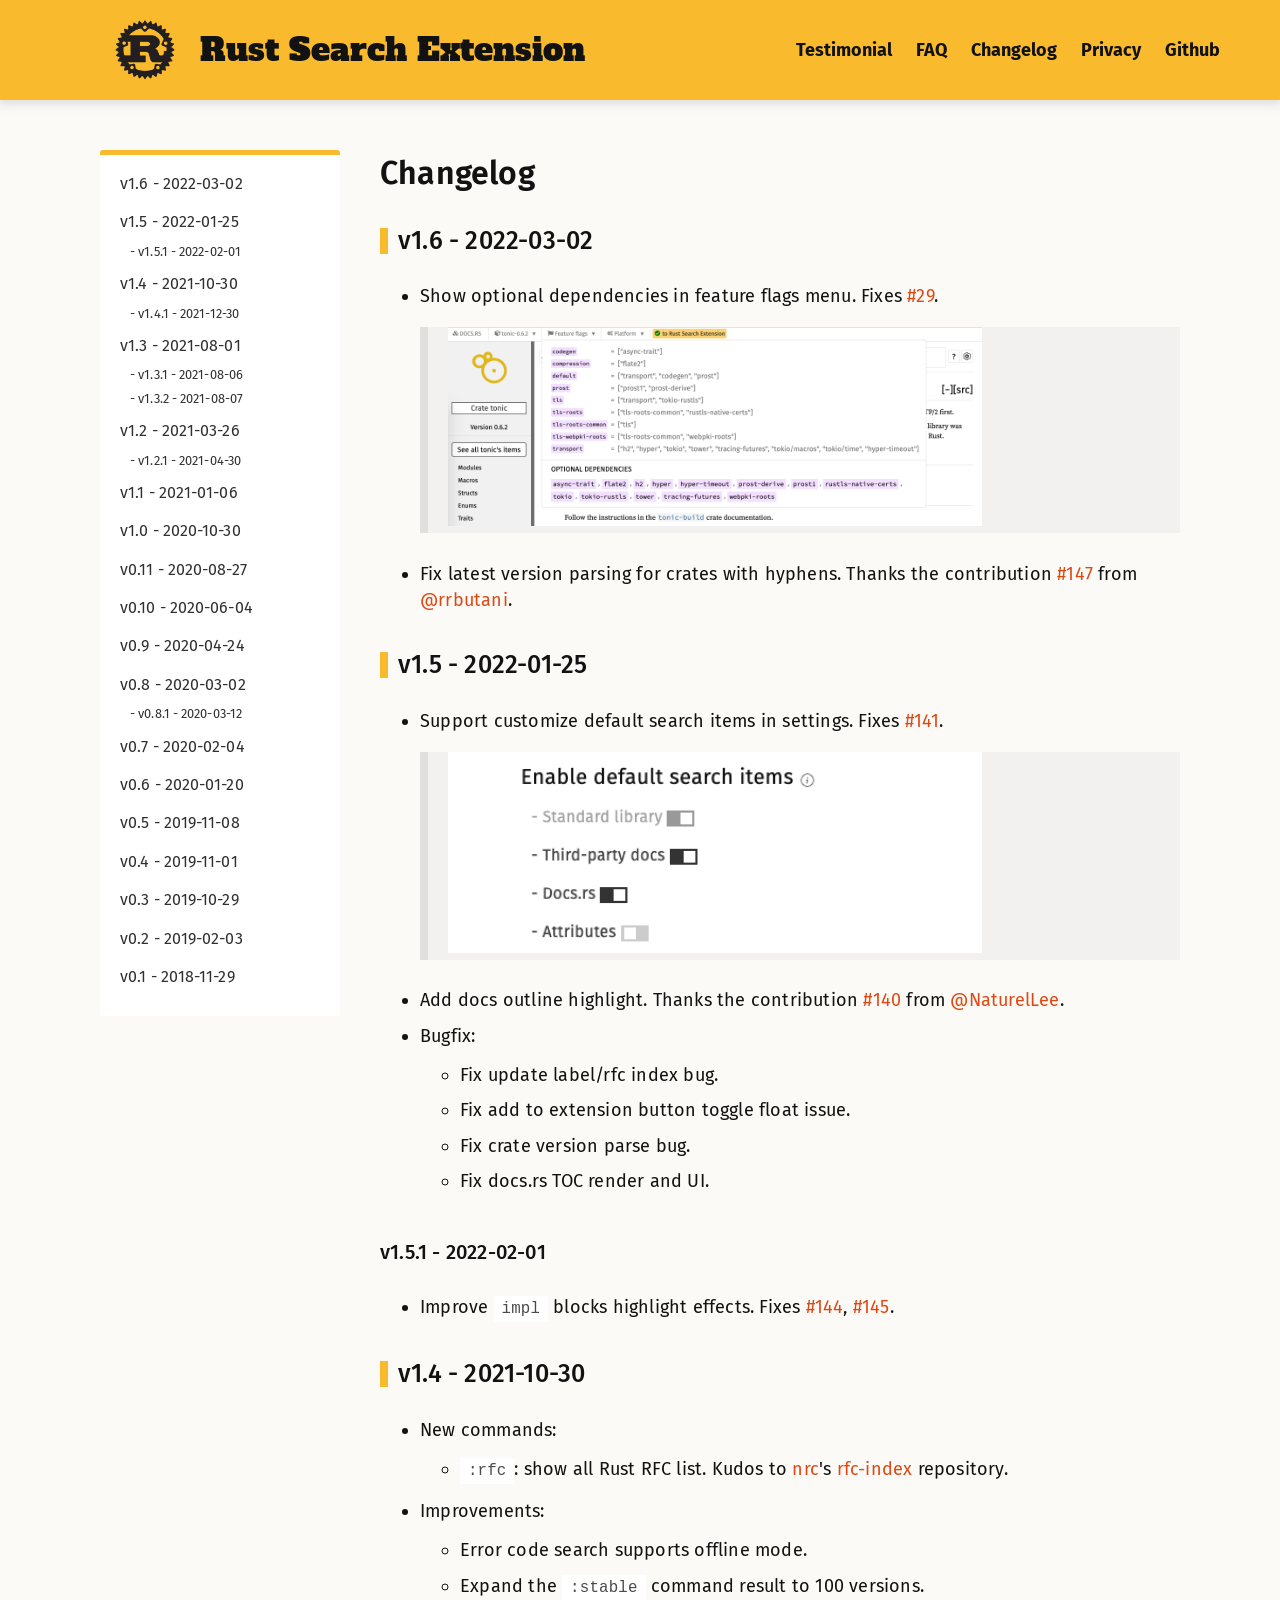
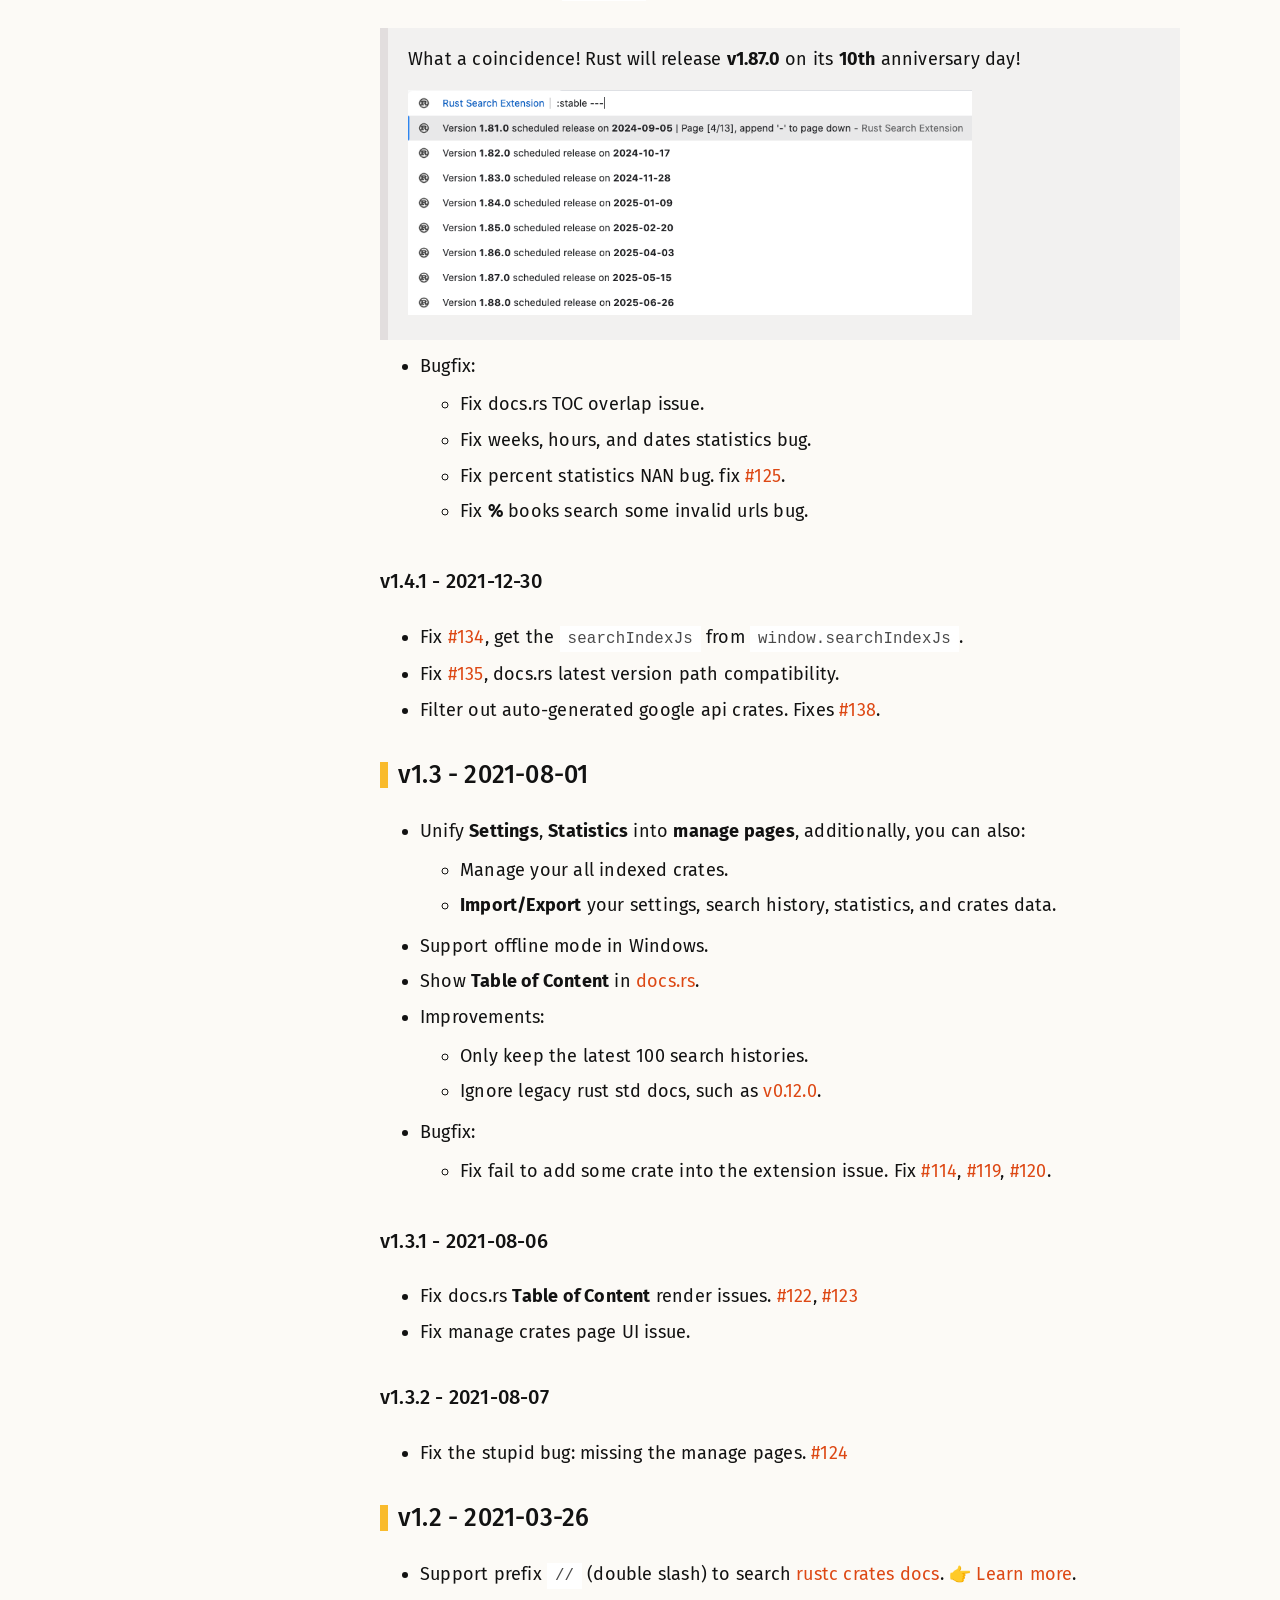
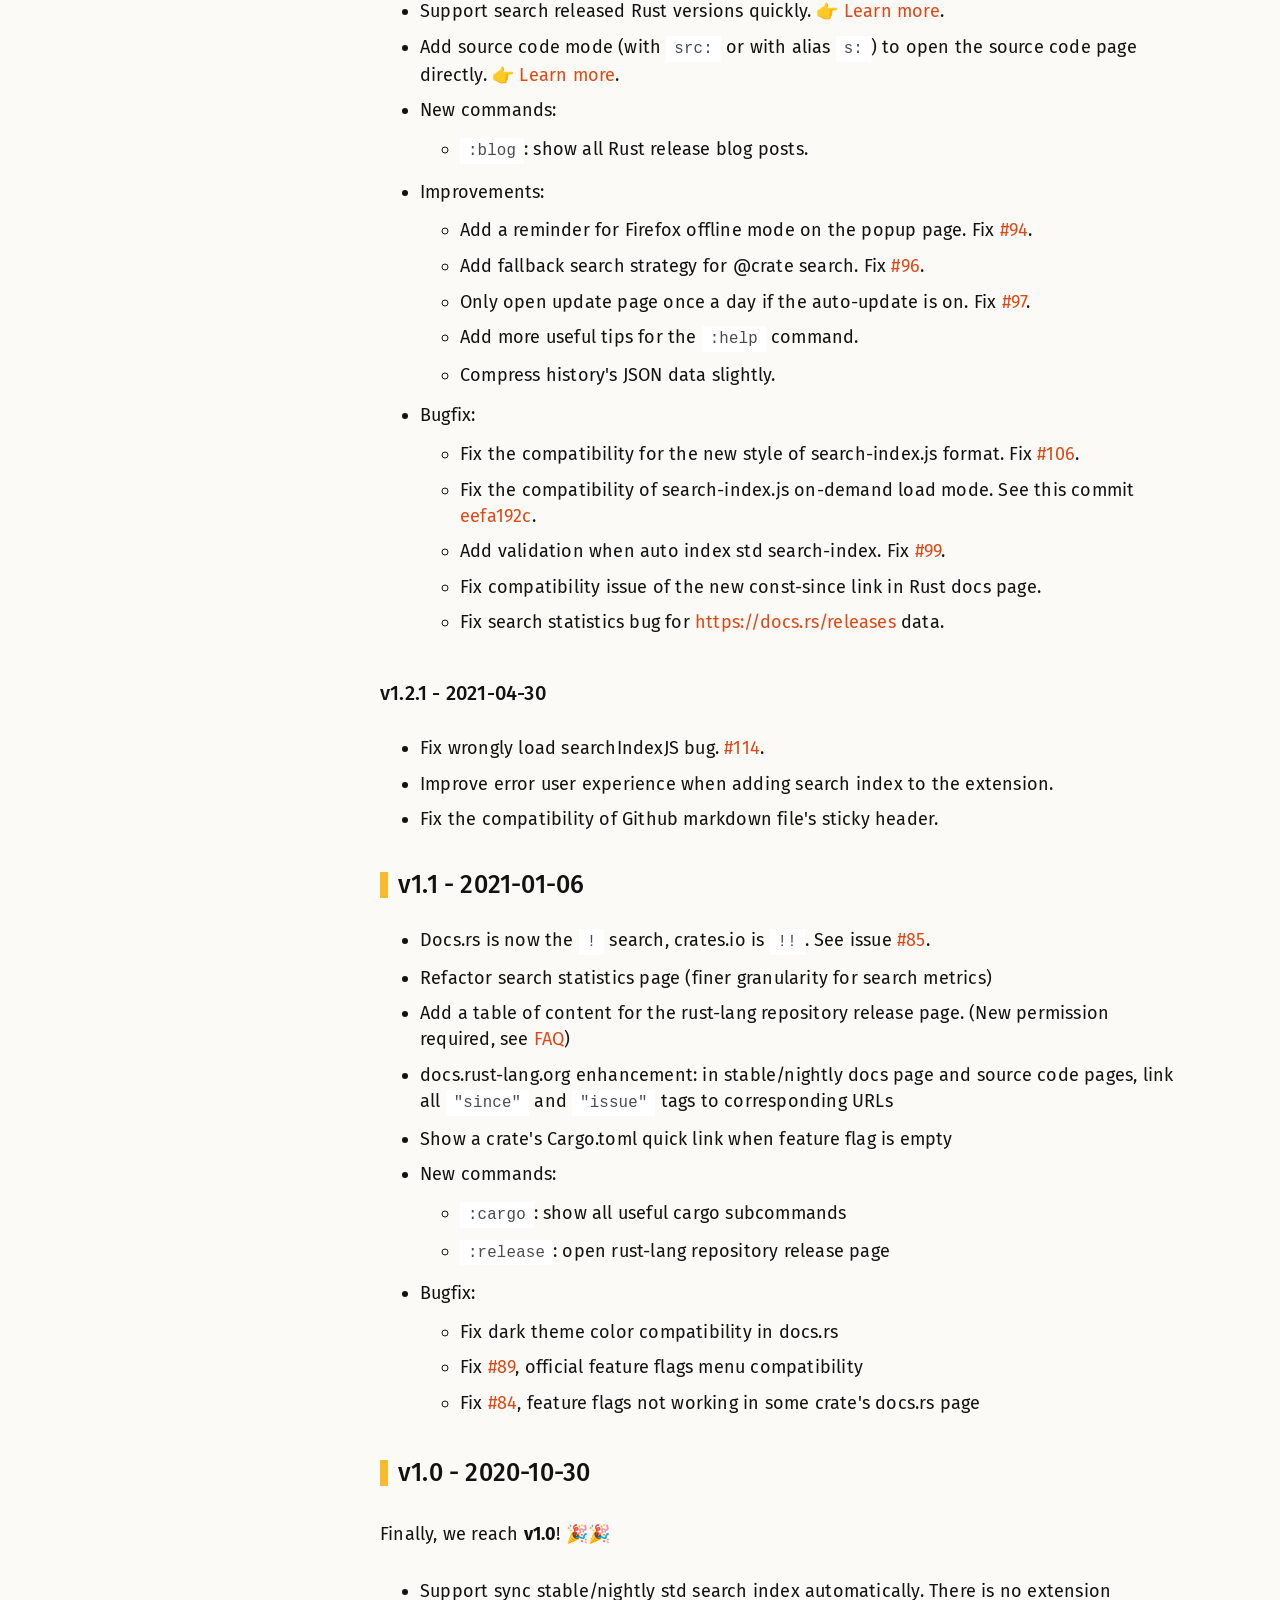
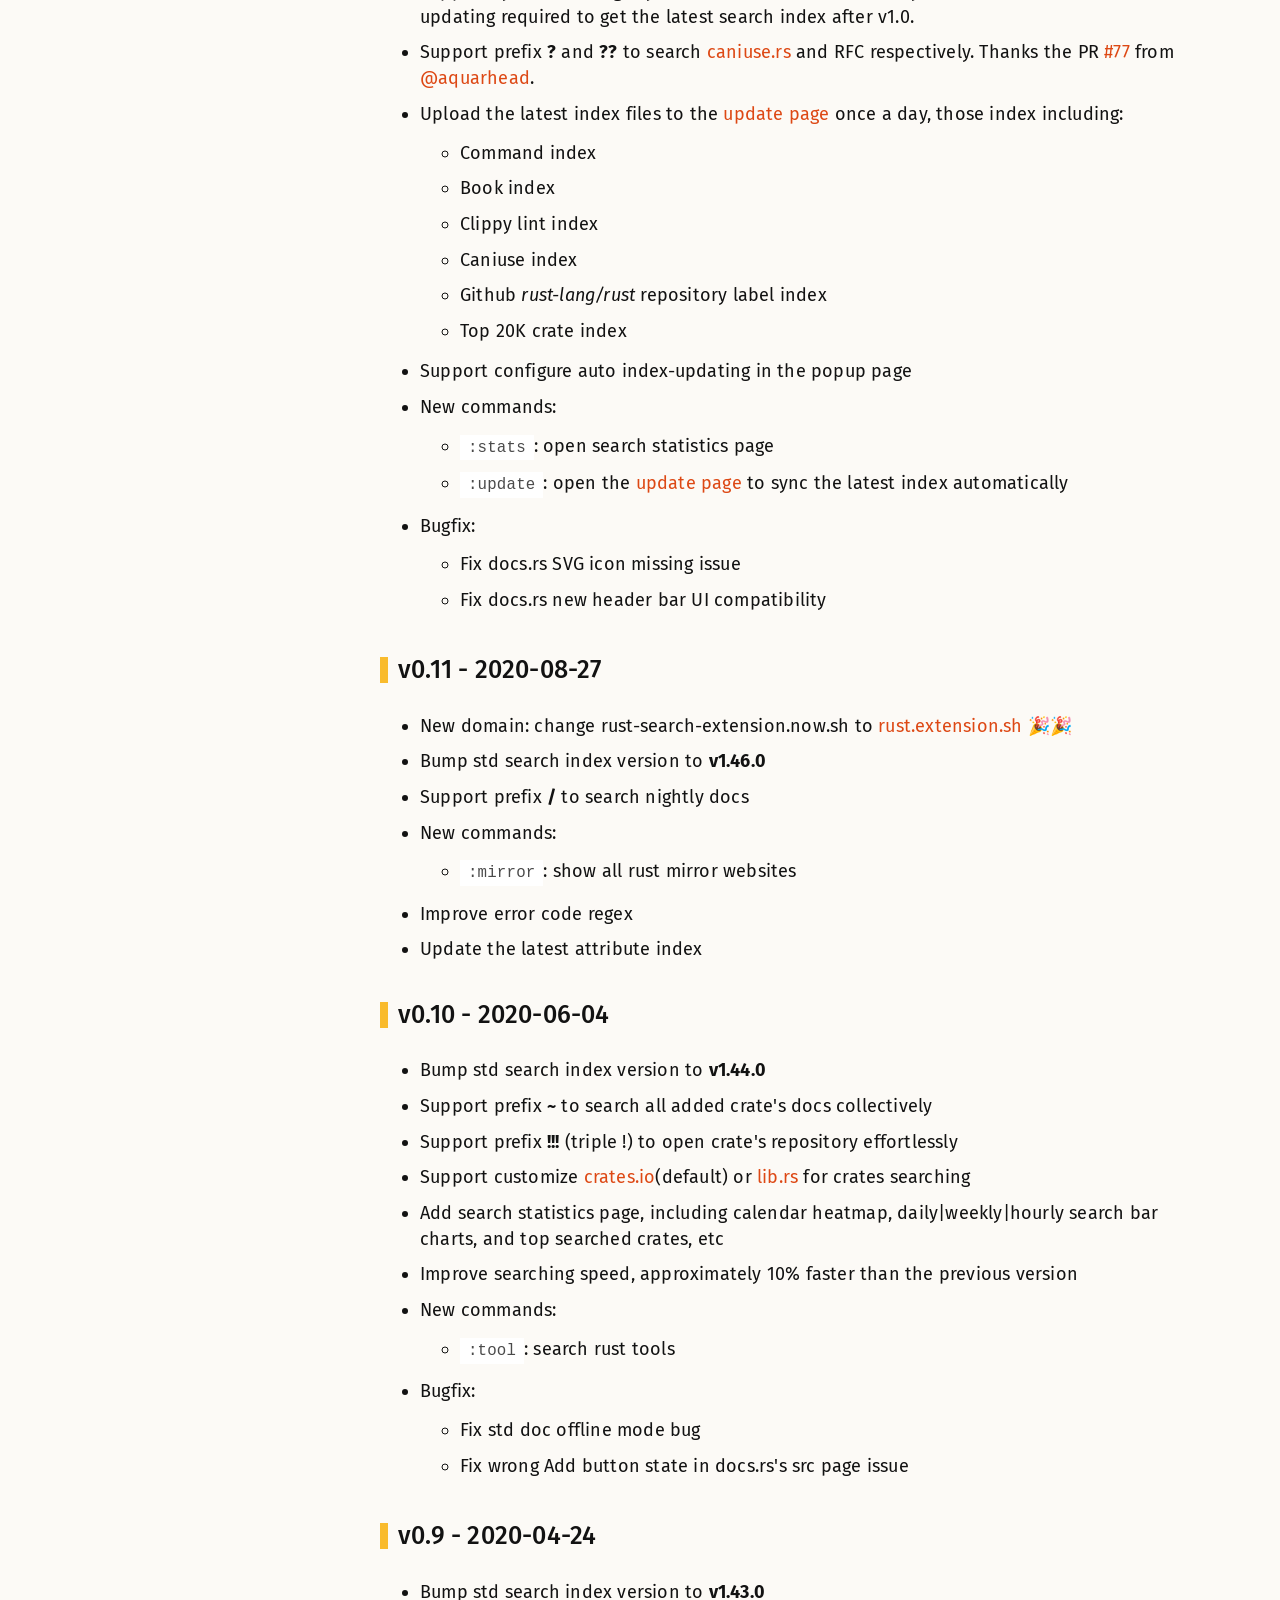
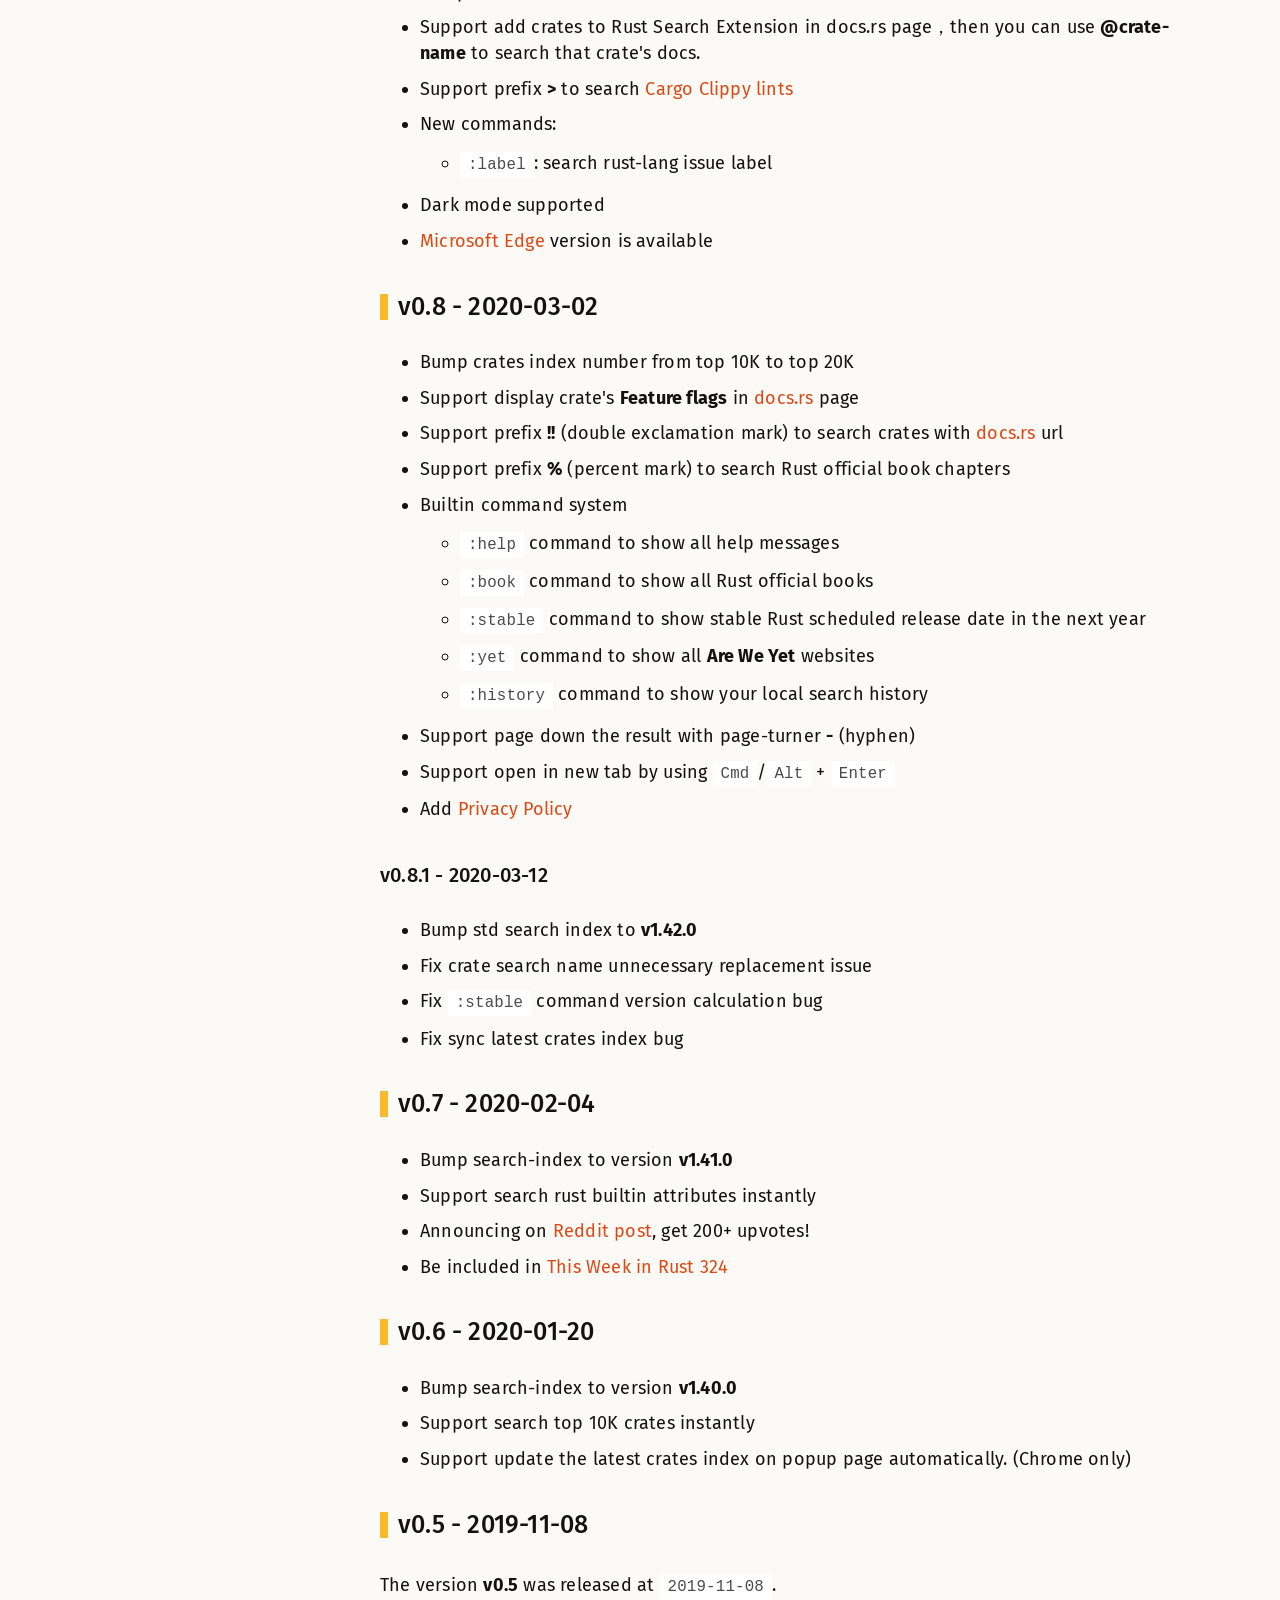
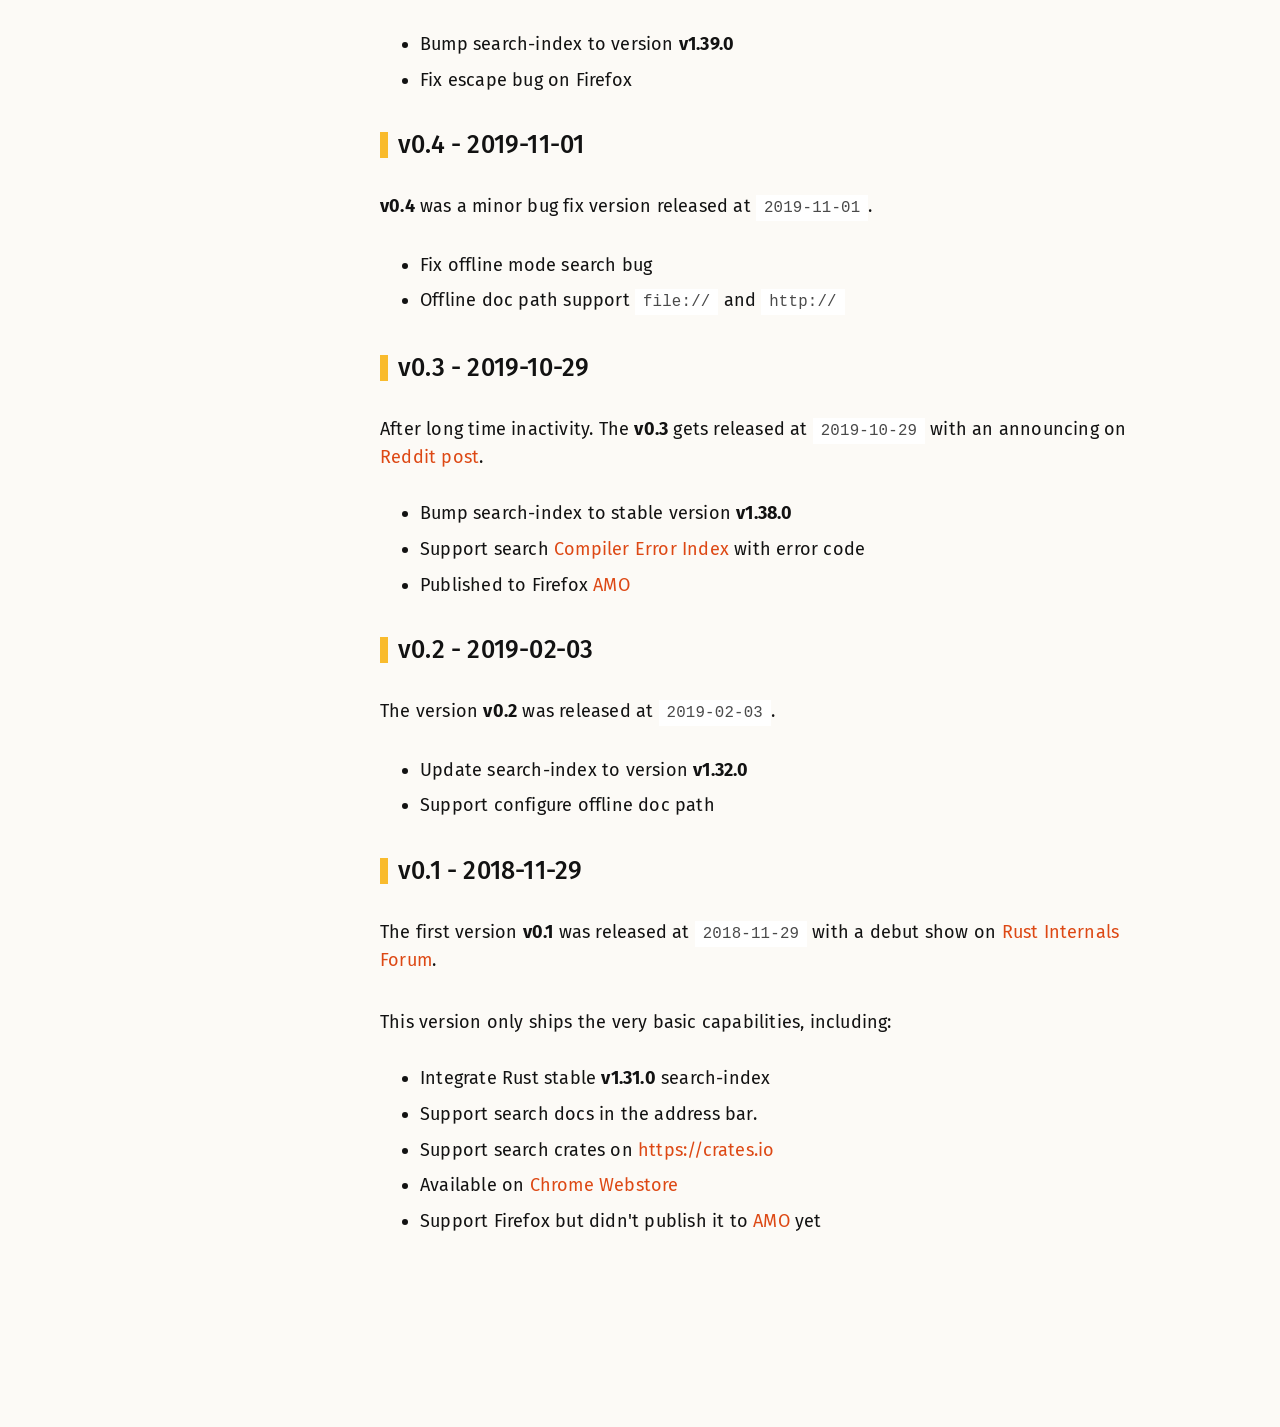
<file: changelog/index.html>
<!DOCTYPE html>
<html lang="en">

<head>
    <meta charset="UTF-8">
    <title>Changelog | Rust Search Extension - The ultimate search extension for Rust </title>
    <meta name="viewport" content="width=device-width, initial-scale=1, shrink-to-fit=no">
    
    <link rel="icon" type="image/png" href="/favicon.ico">
    
    <style>
    :root {
        /* Primary theme color */
        --primary-color: #F9BB2D;
        /* Primary theme text color */
        --primary-text-color: #121212;
        /* Primary theme link color */
        --primary-link-color: #dd4814;
        /* Secondary color: the background body color*/
        --secondary-color: #fcfaf6;
        --secondary-text-color: #303030;
        --toc-highlight-text-color: #d46e13;
    }
</style>
    <link href="https://fonts.googleapis.com/css?family=Alfa+Slab+One&display=swap" rel="stylesheet">
    <link href="https://fonts.googleapis.com/css?family=Fira+Sans:400,500,600&display=swap" rel="stylesheet">
    <link rel="stylesheet" href="/normalize.css">
    <link rel="stylesheet" href="/juice.css">
    
<meta name="keywords"
      content="rust, rust-lang, crates, cargo, docs, crates.io, docs.rs, search extension">
<meta itemprop="name"
      content="Rust Search Extension: The ultimate search extension for Rust">
<meta itemprop="description"
      content="Search docs, crates, builtin attributes, official books, and error codes, etc in your address bar instantly.">
<meta itemprop="image" content="https://rust.extension.sh/banner.png">

<meta property="og:url" content="https://rust.extension.sh">
<meta property="og:type" content="website">
<meta property="og:title"
      content="Rust Search Extension: The ultimate search extension for Rust">
<meta property="og:description"
      content="Search docs, crates, builtin attributes, official books, and error codes, etc in your address bar instantly.">
<meta property="og:image" content="https://rust.extension.sh/banner.png">

<meta name="twitter:card" content="summary_large_image">
<meta name="twitter:site" content="@_huhuio">
<meta name="twitter:creator" content="@_huhuio">
<meta name="twitter:title"
      content="Rust Search Extension: The ultimate search extension for Rust">
<meta name="twitter:description"
      content="Search docs, crates, builtin attributes, official books, and error codes, etc in your address bar instantly.">
<meta name="twitter:image" content="https://rust.extension.sh/banner.png">
<link rel="stylesheet" href="/index.css">

</head>

<body>
    
<header class="box-shadow">
    

<a href="&#x2F;">
    <div class="logo">
        <img src="/logo.png" alt="logo">
        Rust Search Extension
    </div>
</a>

<nav>
    
    <a class="nav-item subtitle-text" href="&#x2F;testimonial&#x2F;">Testimonial</a>
    
    <a class="nav-item subtitle-text" href="&#x2F;faq&#x2F;">FAQ</a>
    
    <a class="nav-item subtitle-text" href="&#x2F;changelog&#x2F;">Changelog</a>
    
    <a class="nav-item subtitle-text" href="&#x2F;privacy&#x2F;">Privacy</a>
    
    
        
        <a class="nav-item subtitle-text" href="https:&#x2F;&#x2F;github.com&#x2F;huhu&#x2F;rust-search-extension">Github</a>
        
    
</nav>

</header>


    <main>
        
        
        
        
        
        <div class="toc">
            <div class="toc-sticky">
                
                <div class="toc-item">
                    <a class="subtext" href="/changelog/#v1-6-2022-03-02">v1.6 - 2022-03-02</a>
                </div>
                
                
                <div class="toc-item">
                    <a class="subtext" href="/changelog/#v1-5-2022-01-25">v1.5 - 2022-01-25</a>
                </div>
                
                
                <div class="toc-item-child">
                    <a class="subtext" href="/changelog/#v1-5-1-2022-02-01"><small>- v1.5.1 - 2022-02-01</small></a>
                </div>
                
                
                
                <div class="toc-item">
                    <a class="subtext" href="/changelog/#v1-4-2021-10-30">v1.4 - 2021-10-30</a>
                </div>
                
                
                <div class="toc-item-child">
                    <a class="subtext" href="/changelog/#v1-4-1-2021-12-30"><small>- v1.4.1 - 2021-12-30</small></a>
                </div>
                
                
                
                <div class="toc-item">
                    <a class="subtext" href="/changelog/#v1-3-2021-08-01">v1.3 - 2021-08-01</a>
                </div>
                
                
                <div class="toc-item-child">
                    <a class="subtext" href="/changelog/#v1-3-1-2021-08-06"><small>- v1.3.1 - 2021-08-06</small></a>
                </div>
                
                <div class="toc-item-child">
                    <a class="subtext" href="/changelog/#v1-3-2-2021-08-07"><small>- v1.3.2 - 2021-08-07</small></a>
                </div>
                
                
                
                <div class="toc-item">
                    <a class="subtext" href="/changelog/#v1-2-2021-03-26">v1.2 - 2021-03-26</a>
                </div>
                
                
                <div class="toc-item-child">
                    <a class="subtext" href="/changelog/#v1-2-1-2021-04-30"><small>- v1.2.1 - 2021-04-30</small></a>
                </div>
                
                
                
                <div class="toc-item">
                    <a class="subtext" href="/changelog/#v1-1-2021-01-06">v1.1 - 2021-01-06</a>
                </div>
                
                
                <div class="toc-item">
                    <a class="subtext" href="/changelog/#v1-0-2020-10-30">v1.0 - 2020-10-30</a>
                </div>
                
                
                <div class="toc-item">
                    <a class="subtext" href="/changelog/#v0-11-2020-08-27">v0.11 - 2020-08-27</a>
                </div>
                
                
                <div class="toc-item">
                    <a class="subtext" href="/changelog/#v0-10-2020-06-04">v0.10 - 2020-06-04</a>
                </div>
                
                
                <div class="toc-item">
                    <a class="subtext" href="/changelog/#v0-9-2020-04-24">v0.9 - 2020-04-24</a>
                </div>
                
                
                <div class="toc-item">
                    <a class="subtext" href="/changelog/#v0-8-2020-03-02">v0.8 - 2020-03-02</a>
                </div>
                
                
                <div class="toc-item-child">
                    <a class="subtext" href="/changelog/#v0-8-1-2020-03-12"><small>- v0.8.1 - 2020-03-12</small></a>
                </div>
                
                
                
                <div class="toc-item">
                    <a class="subtext" href="/changelog/#v0-7-2020-02-04">v0.7 - 2020-02-04</a>
                </div>
                
                
                <div class="toc-item">
                    <a class="subtext" href="/changelog/#v0-6-2020-01-20">v0.6 - 2020-01-20</a>
                </div>
                
                
                <div class="toc-item">
                    <a class="subtext" href="/changelog/#v0-5-2019-11-08">v0.5 - 2019-11-08</a>
                </div>
                
                
                <div class="toc-item">
                    <a class="subtext" href="/changelog/#v0-4-2019-11-01">v0.4 - 2019-11-01</a>
                </div>
                
                
                <div class="toc-item">
                    <a class="subtext" href="/changelog/#v0-3-2019-10-29">v0.3 - 2019-10-29</a>
                </div>
                
                
                <div class="toc-item">
                    <a class="subtext" href="/changelog/#v0-2-2019-02-03">v0.2 - 2019-02-03</a>
                </div>
                
                
                <div class="toc-item">
                    <a class="subtext" href="/changelog/#v0-1-2018-11-29">v0.1 - 2018-11-29</a>
                </div>
                
                
            </div>
        </div>
        
        

        <div class="content text">
            
<div class="heading-text">Changelog</div>
<h1 id="v1-6-2022-03-02">v1.6 - 2022-03-02</h1>
<ul>
<li>Show optional dependencies in feature flags menu. Fixes <a href="https:&#x2F;&#x2F;github.com&#x2F;huhu&#x2F;rust-search-extension/issues/29">#29</a>.
<blockquote>
<p><img src="/optional-dependencies.png" alt="" /></p>
</blockquote>
</li>
<li>Fix latest version parsing for crates with hyphens. Thanks the contribution <a href="https:&#x2F;&#x2F;github.com&#x2F;huhu&#x2F;rust-search-extension/issues/147">#147</a> from <a href="https://github.com/rrbutani">@rrbutani</a>.</li>
</ul>
<h1 id="v1-5-2022-01-25">v1.5 - 2022-01-25</h1>
<ul>
<li>Support customize default search items in settings. Fixes <a href="https:&#x2F;&#x2F;github.com&#x2F;huhu&#x2F;rust-search-extension/issues/141">#141</a>.
<blockquote>
<p><img src="/configure-default-search.png" alt="" /></p>
</blockquote>
</li>
<li>Add docs outline highlight. Thanks the contribution <a href="https:&#x2F;&#x2F;github.com&#x2F;huhu&#x2F;rust-search-extension/issues/140">#140</a> from <a href="https://github.com/NaturelLee">@NaturelLee</a>.</li>
<li>Bugfix:
<ul>
<li>Fix update label/rfc index bug.</li>
<li>Fix add to extension button toggle float issue.</li>
<li>Fix crate version parse bug.</li>
<li>Fix docs.rs TOC render and UI.</li>
</ul>
</li>
</ul>
<h2 id="v1-5-1-2022-02-01">v1.5.1 - 2022-02-01</h2>
<ul>
<li>Improve <code>impl</code> blocks highlight effects. Fixes <a href="https:&#x2F;&#x2F;github.com&#x2F;huhu&#x2F;rust-search-extension/issues/144">#144</a>, <a href="https:&#x2F;&#x2F;github.com&#x2F;huhu&#x2F;rust-search-extension/issues/145">#145</a>.</li>
</ul>
<h1 id="v1-4-2021-10-30">v1.4 - 2021-10-30</h1>
<ul>
<li>New commands:
<ul>
<li><code>:rfc</code>: show all Rust RFC list. Kudos to <a href="https://github.com/nrc">nrc</a>'s <a href="https://github.com/nrc/rfc-index">rfc-index</a> repository.</li>
</ul>
</li>
<li>Improvements:
<ul>
<li>Error code search supports offline mode.</li>
<li>Expand the <code>:stable</code> command result to 100 versions.</li>
</ul>
</li>
</ul>
<blockquote>
<p>What a coincidence! Rust will release <strong>v1.87.0</strong> on its <strong>10th</strong> anniversary day!</p>
<p><img src="/stable-command.png" alt="" /></p>
</blockquote>
<ul>
<li>Bugfix:
<ul>
<li>Fix docs.rs TOC overlap issue.</li>
<li>Fix weeks, hours, and dates statistics bug.</li>
<li>Fix percent statistics NAN bug. fix <a href="https:&#x2F;&#x2F;github.com&#x2F;huhu&#x2F;rust-search-extension/issues/125">#125</a>.</li>
<li>Fix <strong>%</strong> books search some invalid urls bug.</li>
</ul>
</li>
</ul>
<h2 id="v1-4-1-2021-12-30">v1.4.1 - 2021-12-30</h2>
<ul>
<li>Fix <a href="https:&#x2F;&#x2F;github.com&#x2F;huhu&#x2F;rust-search-extension/issues/134">#134</a>, get the <code>searchIndexJs</code> from <code>window.searchIndexJs</code>.</li>
<li>Fix <a href="https:&#x2F;&#x2F;github.com&#x2F;huhu&#x2F;rust-search-extension/issues/135">#135</a>, docs.rs latest version path compatibility.</li>
<li>Filter out auto-generated google api crates. Fixes <a href="https:&#x2F;&#x2F;github.com&#x2F;huhu&#x2F;rust-search-extension/issues/138">#138</a>.</li>
</ul>
<h1 id="v1-3-2021-08-01">v1.3 - 2021-08-01</h1>
<ul>
<li>Unify <strong>Settings</strong>, <strong>Statistics</strong> into <strong>manage pages</strong>, additionally, you can also:
<ul>
<li>Manage your all indexed crates.</li>
<li><strong>Import/Export</strong> your settings, search history, statistics, and crates data.</li>
</ul>
</li>
<li>Support offline mode in Windows.</li>
<li>Show <strong>Table of Content</strong> in <a href="https://docs.rs">docs.rs</a>.</li>
<li>Improvements:
<ul>
<li>Only keep the latest 100 search histories.</li>
<li>Ignore legacy rust std docs, such as <a href="https://doc.rust-lang.org/0.12.0/std/index.html">v0.12.0</a>.</li>
</ul>
</li>
<li>Bugfix:
<ul>
<li>Fix fail to add some crate into the extension issue. Fix <a href="https:&#x2F;&#x2F;github.com&#x2F;huhu&#x2F;rust-search-extension/issues/114">#114</a>, <a href="https:&#x2F;&#x2F;github.com&#x2F;huhu&#x2F;rust-search-extension/issues/119">#119</a>, <a href="https:&#x2F;&#x2F;github.com&#x2F;huhu&#x2F;rust-search-extension/issues/120">#120</a>.</li>
</ul>
</li>
</ul>
<h2 id="v1-3-1-2021-08-06">v1.3.1 - 2021-08-06</h2>
<ul>
<li>Fix docs.rs <strong>Table of Content</strong> render issues. <a href="https:&#x2F;&#x2F;github.com&#x2F;huhu&#x2F;rust-search-extension/issues/122">#122</a>, <a href="https:&#x2F;&#x2F;github.com&#x2F;huhu&#x2F;rust-search-extension/issues/123">#123</a></li>
<li>Fix manage crates page UI issue.</li>
</ul>
<h2 id="v1-3-2-2021-08-07">v1.3.2 - 2021-08-07</h2>
<ul>
<li>Fix the stupid bug: missing the manage pages. <a href="https:&#x2F;&#x2F;github.com&#x2F;huhu&#x2F;rust-search-extension/issues/124">#124</a></li>
</ul>
<h1 id="v1-2-2021-03-26">v1.2 - 2021-03-26</h1>
<ul>
<li>Support prefix <code>//</code> (double slash) to search <a href="https://doc.rust-lang.org/nightly/nightly-rustc/">rustc crates docs</a>. 👉 <a href="/#search-rustc-docs">Learn more</a>.</li>
<li>Support search released Rust versions quickly. 👉 <a href="/#search-rust-version">Learn more</a>.</li>
<li>Add source code mode (with <code>src:</code> or with alias <code>s:</code>) to open the source code page directly. 👉 <a href="/#source-code-mode">Learn more</a>.</li>
<li>New commands:
<ul>
<li><code>:blog</code>: show all Rust release blog posts.</li>
</ul>
</li>
<li>Improvements:
<ul>
<li>Add a reminder for Firefox offline mode on the popup page. Fix <a href="https:&#x2F;&#x2F;github.com&#x2F;huhu&#x2F;rust-search-extension/issues/94">#94</a>.</li>
<li>Add fallback search strategy for @crate search. Fix <a href="https:&#x2F;&#x2F;github.com&#x2F;huhu&#x2F;rust-search-extension/issues/96">#96</a>.</li>
<li>Only open update page once a day if the auto-update is on. Fix <a href="https:&#x2F;&#x2F;github.com&#x2F;huhu&#x2F;rust-search-extension/issues/97">#97</a>.</li>
<li>Add more useful tips for the <code>:help</code> command.</li>
<li>Compress history's JSON data slightly.</li>
</ul>
</li>
<li>Bugfix:
<ul>
<li>Fix the compatibility for the new style of search-index.js format. Fix <a href="https:&#x2F;&#x2F;github.com&#x2F;huhu&#x2F;rust-search-extension/issues/106">#106</a>.</li>
<li>Fix the compatibility of search-index.js on-demand load mode. See this commit <a href="https://github.com/huhu/rust-search-extension/commit/eefa192c90450ac6340c3eedf2ad6c9cf1dc7f13">eefa192c</a>.</li>
<li>Add validation when auto index std search-index. Fix <a href="https:&#x2F;&#x2F;github.com&#x2F;huhu&#x2F;rust-search-extension/issues/99">#99</a>.</li>
<li>Fix compatibility issue of the new const-since link in Rust docs page.</li>
<li>Fix search statistics bug for <a href="https://docs.rs/releases">https://docs.rs/releases</a> data.</li>
</ul>
</li>
</ul>
<h2 id="v1-2-1-2021-04-30">v1.2.1 - 2021-04-30</h2>
<ul>
<li>Fix wrongly load searchIndexJS bug. <a href="https:&#x2F;&#x2F;github.com&#x2F;huhu&#x2F;rust-search-extension/issues/114">#114</a>.</li>
<li>Improve error user experience when adding search index to the extension.</li>
<li>Fix the compatibility of Github markdown file's sticky header.</li>
</ul>
<h1 id="v1-1-2021-01-06">v1.1 - 2021-01-06</h1>
<ul>
<li>Docs.rs is now the <code>!</code> search, crates.io is <code>!!</code>. See issue <a href="https:&#x2F;&#x2F;github.com&#x2F;huhu&#x2F;rust-search-extension/issues/85">#85</a>.</li>
<li>Refactor search statistics page (finer granularity for search metrics)</li>
<li>Add a table of content for the rust-lang repository release page. (New permission required, see <a href="/faq/#why-the-extension-requires-access-to-github-com">FAQ</a>)</li>
<li>docs.rust-lang.org enhancement: in stable/nightly docs page and source code pages, link all <code>&quot;since&quot;</code> and <code>&quot;issue&quot;</code> tags to corresponding URLs</li>
<li>Show a crate's Cargo.toml quick link when feature flag is empty</li>
<li>New commands:
<ul>
<li><code>:cargo</code>: show all useful cargo subcommands</li>
<li><code>:release</code>: open rust-lang repository release page</li>
</ul>
</li>
<li>Bugfix:
<ul>
<li>Fix dark theme color compatibility in docs.rs</li>
<li>Fix <a href="https:&#x2F;&#x2F;github.com&#x2F;huhu&#x2F;rust-search-extension/issues/89">#89</a>, official feature flags menu compatibility</li>
<li>Fix <a href="https:&#x2F;&#x2F;github.com&#x2F;huhu&#x2F;rust-search-extension/issues/84">#84</a>, feature flags not working in some crate's docs.rs page</li>
</ul>
</li>
</ul>
<h1 id="v1-0-2020-10-30">v1.0 - 2020-10-30</h1>
<p>Finally, we reach <strong>v1.0</strong>! 🎉🎉</p>
<ul>
<li>Support sync stable/nightly std search index automatically. There is no extension updating required to get the latest search index after v1.0.</li>
<li>Support prefix <strong>?</strong> and <strong>??</strong> to search <a href="https://caniuse.rs">caniuse.rs</a> and RFC respectively. Thanks the PR <a href="https:&#x2F;&#x2F;github.com&#x2F;huhu&#x2F;rust-search-extension/issues/77">#77</a> from <a href="https://github.com/aquarhead">@aquarhead</a>.</li>
<li>Upload the latest index files to the <a href="/update">update page</a> once a day, those index including:
<ul>
<li>Command index </li>
<li>Book index </li>
<li>Clippy lint index </li>
<li>Caniuse index </li>
<li>Github <em>rust-lang/rust</em> repository label index </li>
<li>Top 20K crate index </li>
</ul>
</li>
<li>Support configure auto index-updating in the popup page</li>
<li>New commands:
<ul>
<li><code>:stats</code>: open search statistics page</li>
<li><code>:update</code>: open the <a href="/update">update page</a> to sync the latest index automatically</li>
</ul>
</li>
<li>Bugfix:
<ul>
<li>Fix docs.rs SVG icon missing issue</li>
<li>Fix docs.rs new header bar UI compatibility</li>
</ul>
</li>
</ul>
<h1 id="v0-11-2020-08-27">v0.11 - 2020-08-27</h1>
<ul>
<li>New domain: change rust-search-extension.now.sh to <a href="https://rust.extension.sh">rust.extension.sh</a> 🎉🎉</li>
<li>Bump std search index version to <strong>v1.46.0</strong></li>
<li>Support prefix <strong>/</strong> to search nightly docs</li>
<li>New commands:
<ul>
<li><code>:mirror</code>: show all rust mirror websites</li>
</ul>
</li>
<li>Improve error code regex</li>
<li>Update the latest attribute index</li>
</ul>
<h1 id="v0-10-2020-06-04">v0.10 - 2020-06-04</h1>
<ul>
<li>Bump std search index version to <strong>v1.44.0</strong></li>
<li>Support prefix <strong>~</strong> to search all added crate's docs collectively</li>
<li>Support prefix <strong>!!!</strong> (triple !) to open crate's repository effortlessly</li>
<li>Support customize <a href="https://crates.io">crates.io</a>(default) or <a href="https://lib.rs">lib.rs</a> for crates searching</li>
<li>Add search statistics page, including calendar heatmap, daily|weekly|hourly search bar charts, and top searched crates, etc</li>
<li>Improve searching speed, approximately 10% faster than the previous version</li>
<li>New commands:
<ul>
<li><code>:tool</code>: search rust tools</li>
</ul>
</li>
<li>Bugfix:
<ul>
<li>Fix std doc offline mode bug</li>
<li>Fix wrong Add button state in docs.rs's src page issue </li>
</ul>
</li>
</ul>
<h1 id="v0-9-2020-04-24">v0.9 - 2020-04-24</h1>
<ul>
<li>Bump std search index version to <strong>v1.43.0</strong></li>
<li>Support add crates to Rust Search Extension in docs.rs page，then you can use <strong>@crate-name</strong> to search that crate's docs. </li>
<li>Support prefix <strong>&gt;</strong> to search <a href="https://rust-lang.github.io/rust-clippy/master/">Cargo Clippy lints</a></li>
<li>New commands:
<ul>
<li><code>:label</code>: search rust-lang issue label</li>
</ul>
</li>
<li>Dark mode supported</li>
<li><a href="https://microsoftedge.microsoft.com/addons/detail/olemfibpaicdoooacpfffccidjjagmoe">Microsoft Edge</a> version is available</li>
</ul>
<h1 id="v0-8-2020-03-02">v0.8 - 2020-03-02</h1>
<ul>
<li>Bump crates index number from top 10K to top 20K</li>
<li>Support display crate's <strong>Feature flags</strong> in <a href="https://docs.rs">docs.rs</a> page</li>
<li>Support prefix <strong>!!</strong> (double exclamation mark) to search crates with <a href="https://docs.rs">docs.rs</a> url</li>
<li>Support prefix <strong>%</strong> (percent mark) to search Rust official book chapters</li>
<li>Builtin command system
<ul>
<li><code>:help</code> command to show all help messages</li>
<li><code>:book</code> command to show all Rust official books</li>
<li><code>:stable</code> command to show stable Rust scheduled release date in the next year</li>
<li><code>:yet</code> command to show all <strong>Are We Yet</strong> websites</li>
<li><code>:history</code> command to show your local search history</li>
</ul>
</li>
<li>Support page down the result with page-turner <strong>-</strong> (hyphen)</li>
<li>Support open in new tab by using <code>Cmd</code>/<code>Alt</code> + <code>Enter</code></li>
<li>Add <a href="/privacy/">Privacy Policy</a></li>
</ul>
<h2 id="v0-8-1-2020-03-12">v0.8.1 - 2020-03-12</h2>
<ul>
<li>Bump std search index to <strong>v1.42.0</strong></li>
<li>Fix crate search name unnecessary replacement issue</li>
<li>Fix <code>:stable</code> command version calculation bug</li>
<li>Fix sync latest crates index bug</li>
</ul>
<h1 id="v0-7-2020-02-04">v0.7 - 2020-02-04</h1>
<ul>
<li>Bump search-index to version <strong>v1.41.0</strong></li>
<li>Support search rust builtin attributes instantly</li>
<li>Announcing on <a href="https://www.reddit.com/r/rust/comments/eymfxu/announcing_rustsearchextension_v07_search_std/">Reddit post</a>, get 200+ upvotes!</li>
<li>Be included in <a href="https://this-week-in-rust.org/blog/2020/02/04/this-week-in-rust-324/">This Week in Rust 324</a></li>
</ul>
<h1 id="v0-6-2020-01-20">v0.6 - 2020-01-20</h1>
<ul>
<li>Bump search-index to version <strong>v1.40.0</strong></li>
<li>Support search top 10K crates instantly</li>
<li>Support update the latest crates index on popup page automatically. (Chrome only)</li>
</ul>
<h1 id="v0-5-2019-11-08">v0.5 - 2019-11-08</h1>
<p>The version <strong>v0.5</strong> was released at <code>2019-11-08</code>.</p>
<ul>
<li>Bump search-index to version <strong>v1.39.0</strong></li>
<li>Fix escape bug on Firefox</li>
</ul>
<h1 id="v0-4-2019-11-01">v0.4 - 2019-11-01</h1>
<p><strong>v0.4</strong> was a minor bug fix version released at <code>2019-11-01</code>.</p>
<ul>
<li>Fix offline mode search bug</li>
<li>Offline doc path support <code>file://</code> and <code>http://</code> </li>
</ul>
<h1 id="v0-3-2019-10-29">v0.3 - 2019-10-29</h1>
<p>After long time inactivity. The <strong>v0.3</strong> gets released at <code>2019-10-29</code> with an announcing on <a href="https://www.reddit.com/r/rust/comments/dp1ru6/i_published_a_handy_chromefirefox_extension_to/">Reddit post</a>.</p>
<ul>
<li>Bump search-index to stable version <strong>v1.38.0</strong></li>
<li>Support search <a href="https://doc.rust-lang.org/error-index.html">Compiler Error Index</a> with error code</li>
<li>Published to Firefox <a href="https://addons.mozilla.org/en-US/firefox/addon/rust-search-extension/">AMO</a></li>
</ul>
<h1 id="v0-2-2019-02-03">v0.2 - 2019-02-03</h1>
<p>The version <strong>v0.2</strong> was released at <code>2019-02-03</code>.</p>
<ul>
<li>Update search-index to version <strong>v1.32.0</strong></li>
<li>Support configure offline doc path</li>
</ul>
<h1 id="v0-1-2018-11-29">v0.1 - 2018-11-29</h1>
<p>The first version <strong>v0.1</strong> was released at <code>2018-11-29</code> with a debut show on <a href="https://internals.rust-lang.org/t/a-handy-browser-extension-to-search-crates-and-official-docs-in-address-bar-omnibox/8920">Rust Internals Forum</a>.</p>
<p>This version only ships the very basic capabilities, including:</p>
<ul>
<li>Integrate Rust stable <strong>v1.31.0</strong> search-index</li>
<li>Support search docs in the address bar.</li>
<li>Support search crates on <a href="https://crates.io">https://crates.io</a></li>
<li>Available on <a href="https://chrome.google.com/webstore/detail/rust-search-extension/ennpfpdlaclocpomkiablnmbppdnlhoh">Chrome Webstore</a></li>
<li>Support Firefox but didn't publish it to <a href="https://addons.mozilla.org/">AMO</a> yet</li>
</ul>


        </div>

        
<div class="sidebar">
    <script async type="text/javascript" src="//cdn.carbonads.com/carbon.js?serve=CEBIL27E&placement=extensionsh" id="_carbonads_js"></script>
</div>

    </main>

    
<iframe id="footer" src="https://huhu.io/extension-footer.html"
        style="display:block;width:100%;border:none;"></iframe>
<script>
    window.onmessage = e => {
        e.data.hasOwnProperty("frameHeight") && (document.getElementById("footer").style.height = `${e.data.frameHeight}px`)
    }
</script>

</body>
<script>
    function highlightNav(heading) {
        let pathname = location.pathname;
        document.querySelectorAll(".toc a").forEach((item) => {
            item.classList.remove("active");
        });
        document.querySelector(".toc a[href$='" + pathname + "#" + heading + "']").classList.add("active");
    }

    let currentHeading = "";
    window.onscroll = function () {
        let h = document.querySelectorAll("h1,h2,h3,h4,h5,h6");
        let elementArr = [];

        h.forEach(item => {
            if (item.id !== "") {
                elementArr[item.id] = item.getBoundingClientRect().top;
            }
        });
        elementArr.sort();
        for (let key in elementArr) {
            if (!elementArr.hasOwnProperty(key)) {
                continue;
            }
            if (elementArr[key] > 0 && elementArr[key] < 300) {
                if (currentHeading !== key) {
                    highlightNav(key);
                    currentHeading = key;
                }
                break;
            }
        }
    }
</script>

</html>
</file>
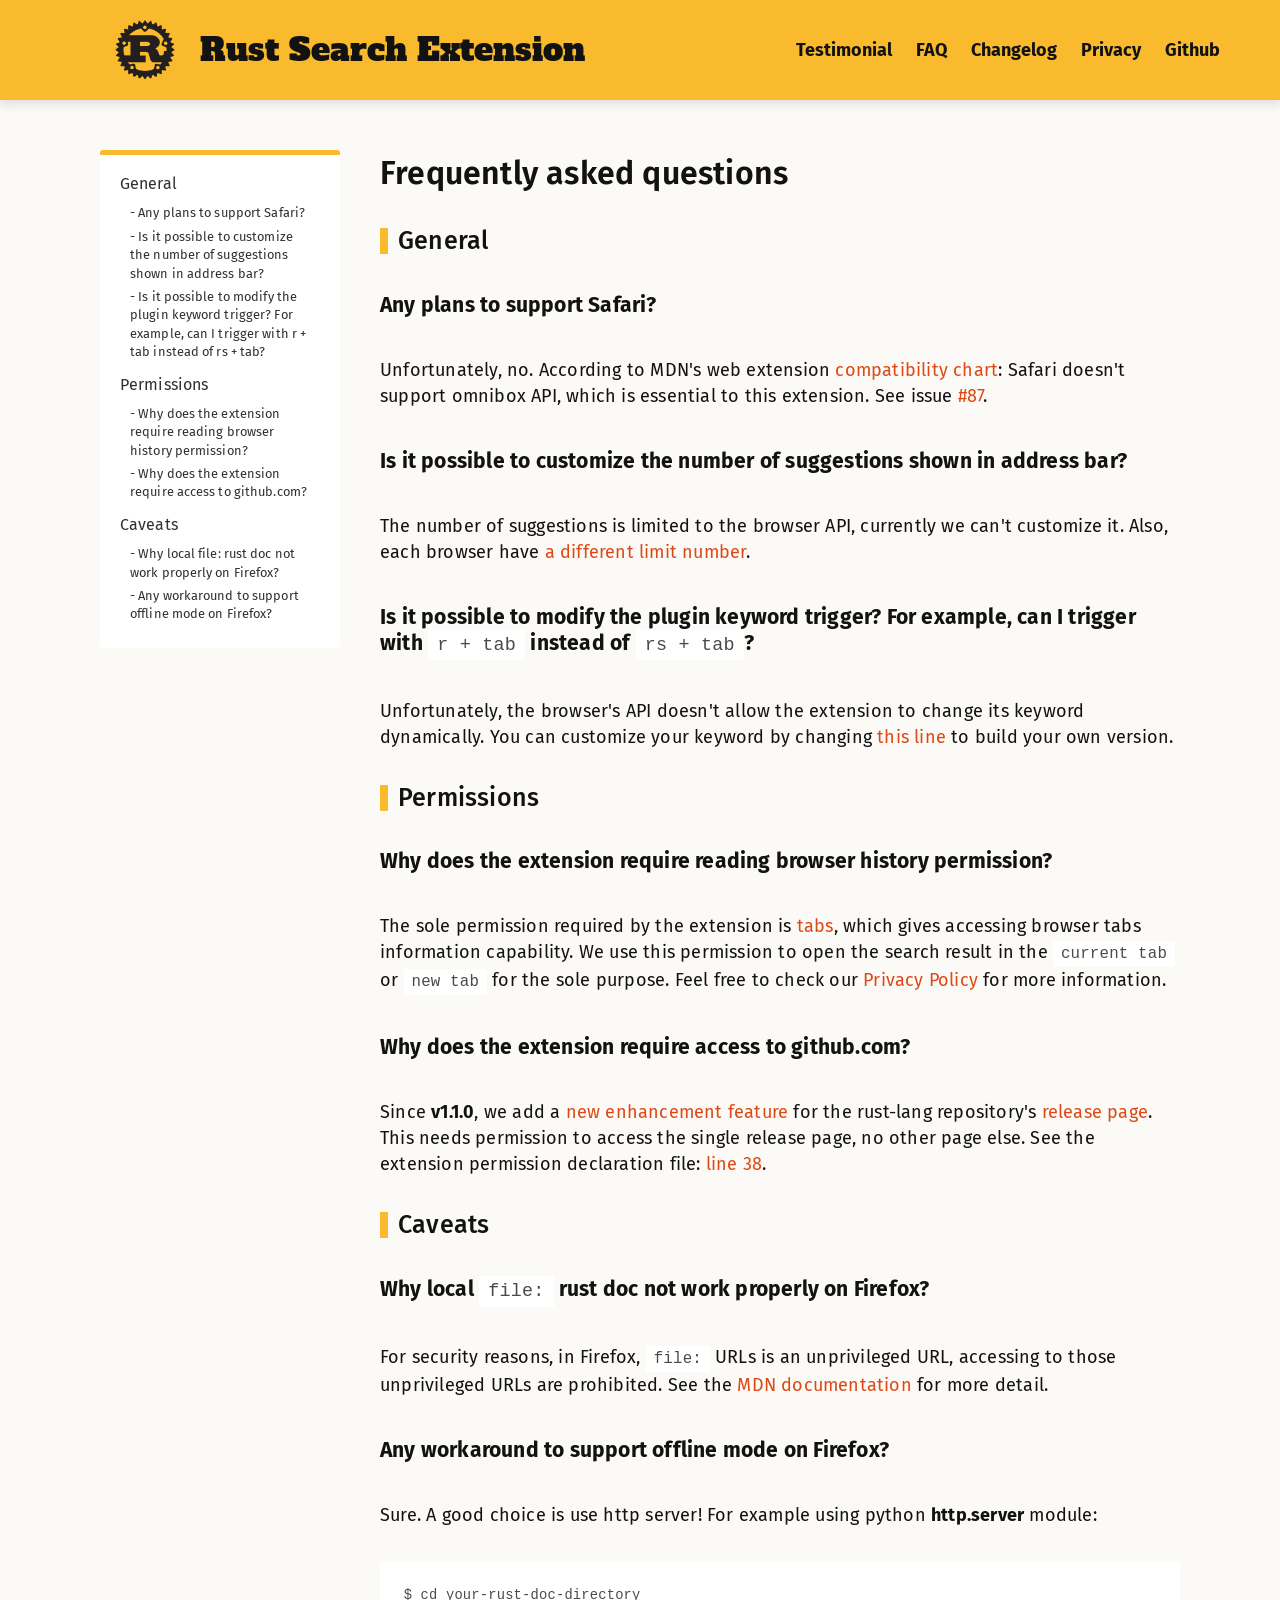
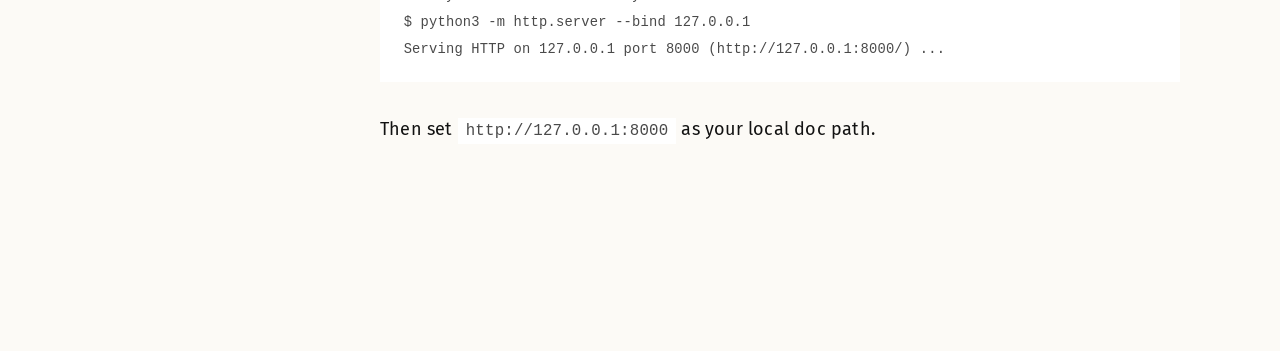
<file: faq/index.html>
<!DOCTYPE html>
<html lang="en">

<head>
    <meta charset="UTF-8">
    <title>FAQ | Rust Search Extension - The ultimate search extension for Rust </title>
    <meta name="viewport" content="width=device-width, initial-scale=1, shrink-to-fit=no">
    
    <link rel="icon" type="image/png" href="/favicon.ico">
    
    <style>
    :root {
        /* Primary theme color */
        --primary-color: #F9BB2D;
        /* Primary theme text color */
        --primary-text-color: #121212;
        /* Primary theme link color */
        --primary-link-color: #dd4814;
        /* Secondary color: the background body color*/
        --secondary-color: #fcfaf6;
        --secondary-text-color: #303030;
        --toc-highlight-text-color: #d46e13;
    }
</style>
    <link href="https://fonts.googleapis.com/css?family=Alfa+Slab+One&display=swap" rel="stylesheet">
    <link href="https://fonts.googleapis.com/css?family=Fira+Sans:400,500,600&display=swap" rel="stylesheet">
    <link rel="stylesheet" href="/normalize.css">
    <link rel="stylesheet" href="/juice.css">
    
<meta name="keywords"
      content="rust, rust-lang, crates, cargo, docs, crates.io, docs.rs, search extension">
<meta itemprop="name"
      content="Rust Search Extension: The ultimate search extension for Rust">
<meta itemprop="description"
      content="Search docs, crates, builtin attributes, official books, and error codes, etc in your address bar instantly.">
<meta itemprop="image" content="https://rust.extension.sh/banner.png">

<meta property="og:url" content="https://rust.extension.sh">
<meta property="og:type" content="website">
<meta property="og:title"
      content="Rust Search Extension: The ultimate search extension for Rust">
<meta property="og:description"
      content="Search docs, crates, builtin attributes, official books, and error codes, etc in your address bar instantly.">
<meta property="og:image" content="https://rust.extension.sh/banner.png">

<meta name="twitter:card" content="summary_large_image">
<meta name="twitter:site" content="@_huhuio">
<meta name="twitter:creator" content="@_huhuio">
<meta name="twitter:title"
      content="Rust Search Extension: The ultimate search extension for Rust">
<meta name="twitter:description"
      content="Search docs, crates, builtin attributes, official books, and error codes, etc in your address bar instantly.">
<meta name="twitter:image" content="https://rust.extension.sh/banner.png">
<link rel="stylesheet" href="/index.css">

</head>

<body>
    
<header class="box-shadow">
    

<a href="&#x2F;">
    <div class="logo">
        <img src="/logo.png" alt="logo">
        Rust Search Extension
    </div>
</a>

<nav>
    
    <a class="nav-item subtitle-text" href="&#x2F;testimonial&#x2F;">Testimonial</a>
    
    <a class="nav-item subtitle-text" href="&#x2F;faq&#x2F;">FAQ</a>
    
    <a class="nav-item subtitle-text" href="&#x2F;changelog&#x2F;">Changelog</a>
    
    <a class="nav-item subtitle-text" href="&#x2F;privacy&#x2F;">Privacy</a>
    
    
        
        <a class="nav-item subtitle-text" href="https:&#x2F;&#x2F;github.com&#x2F;huhu&#x2F;rust-search-extension">Github</a>
        
    
</nav>

</header>


    <main>
        
        
        
        
        
        <div class="toc">
            <div class="toc-sticky">
                
                <div class="toc-item">
                    <a class="subtext" href="/faq/#general">General</a>
                </div>
                
                
                <div class="toc-item-child">
                    <a class="subtext" href="/faq/#any-plans-to-support-safari"><small>- Any plans to support Safari?</small></a>
                </div>
                
                <div class="toc-item-child">
                    <a class="subtext" href="/faq/#is-it-possible-to-customize-the-number-of-suggestions-shown-in-address-bar"><small>- Is it possible to customize the number of suggestions shown in address bar?</small></a>
                </div>
                
                <div class="toc-item-child">
                    <a class="subtext" href="/faq/#is-it-possible-to-modify-the-plugin-keyword-trigger-for-example-can-i-trigger-with-r-tab-instead-of-rs-tab"><small>- Is it possible to modify the plugin keyword trigger? For example, can I trigger with r + tab instead of rs + tab?</small></a>
                </div>
                
                
                
                <div class="toc-item">
                    <a class="subtext" href="/faq/#permissions">Permissions</a>
                </div>
                
                
                <div class="toc-item-child">
                    <a class="subtext" href="/faq/#why-does-the-extension-require-reading-browser-history-permission"><small>- Why does the extension require reading browser history permission?</small></a>
                </div>
                
                <div class="toc-item-child">
                    <a class="subtext" href="/faq/#why-does-the-extension-require-access-to-github-com"><small>- Why does the extension require access to github.com?</small></a>
                </div>
                
                
                
                <div class="toc-item">
                    <a class="subtext" href="/faq/#caveats">Caveats</a>
                </div>
                
                
                <div class="toc-item-child">
                    <a class="subtext" href="/faq/#why-local-file-rust-doc-not-work-properly-on-firefox"><small>- Why local file: rust doc not work properly on Firefox?</small></a>
                </div>
                
                <div class="toc-item-child">
                    <a class="subtext" href="/faq/#any-workaround-to-support-offline-mode-on-firefox"><small>- Any workaround to support offline mode on Firefox?</small></a>
                </div>
                
                
                
            </div>
        </div>
        
        

        <div class="content text">
            
<div class="heading-text">Frequently asked questions</div>
<h1 id="general">General</h1>
<h3 id="any-plans-to-support-safari">Any plans to support Safari?</h3>
<p>Unfortunately, no. According to MDN's web extension <a href="https://developer.mozilla.org/en-US/docs/Mozilla/Add-ons/WebExtensions/Browser_support_for_JavaScript_APIs#omnibox">compatibility chart</a>:
Safari doesn't support omnibox API, which is essential to this extension. See issue <a href="https:&#x2F;&#x2F;github.com&#x2F;huhu&#x2F;rust-search-extension/issues/87">#87</a>.</p>
<h3 id="is-it-possible-to-customize-the-number-of-suggestions-shown-in-address-bar">Is it possible to customize the number of suggestions shown in address bar?</h3>
<p>The number of suggestions is limited to the browser API, currently we can't customize it. Also, each browser have <a href="https://github.com/huhu/search-extension-core/blob/7629fe7a5f896abf630a2b7dc00e9e6141c36c5c/src/compat.js#L18">a different limit number</a>.</p>
<h3 id="is-it-possible-to-modify-the-plugin-keyword-trigger-for-example-can-i-trigger-with-r-tab-instead-of-rs-tab">Is it possible to modify the plugin keyword trigger? For example, can I trigger with <code>r + tab</code> instead of <code>rs + tab</code>?</h3>
<p>Unfortunately, the browser's API doesn't allow the extension to change its keyword dynamically. You can customize your keyword by changing <a href="https://github.com/huhu/rust-search-extension/blob/599b1c9a312751e3cfeef02e5f39d393aa091ba3/manifest.jsonnet#L12">this line</a> to build your own version.</p>
<h1 id="permissions">Permissions</h1>
<h3 id="why-does-the-extension-require-reading-browser-history-permission">Why does the extension require reading browser history permission?</h3>
<p>The sole permission required by the extension is <a href="https://developer.chrome.com/extensions/tabs">tabs</a>, which gives accessing browser tabs information capability. 
We use this permission to open the search result in the <code>current tab</code> or <code>new tab</code> for the sole purpose. Feel free to check our <a href="/privacy/">Privacy Policy</a> for more information. </p>
<h3 id="why-does-the-extension-require-access-to-github-com">Why does the extension require access to github.com?</h3>
<p>Since <strong>v1.1.0</strong>, we add a <a href="/#rust-repository-enhancement">new enhancement feature</a> for the rust-lang repository's <a href="https://github.com/rust-lang/rust/blob/master/RELEASES.md">release page</a>.
This needs permission to access the single release page, no other page else. See the extension permission declaration file: <a href="https://github.com/huhu/rust-search-extension/blob/7a0aabd0eada6c615816c3f164647d3059fa4d6f/manifest.jsonnet#L38">line 38</a>.</p>
<h1 id="caveats">Caveats</h1>
<h3 id="why-local-file-rust-doc-not-work-properly-on-firefox">Why local <code>file:</code> rust doc not work properly on Firefox?</h3>
<p>For security reasons, in Firefox, <code>file:</code> URLs is an unprivileged URL, accessing to those unprivileged URLs are prohibited. 
See the <a href="https://developer.mozilla.org/en-US/docs/Mozilla/Add-ons/WebExtensions/API/tabs/create">MDN documentation</a> for more detail.</p>
<h3 id="any-workaround-to-support-offline-mode-on-firefox">Any workaround to support offline mode on Firefox?</h3>
<p>Sure. A good choice is use http server! For example using python <strong>http.server</strong> module:</p>
<pre data-lang="sh" style="background-color:#ffffff;color:#323232;" class="language-sh "><code class="language-sh" data-lang="sh"><span>$ cd your-rust-doc-directory
</span><span>$ python3 -m http.server --bind 127.0.0.1
</span><span>Serving HTTP on 127.0.0.1 port 8000 (http://127.0.0.1:8000/) ...
</span></code></pre>
<p>Then set <code>http://127.0.0.1:8000</code> as your local doc path.</p>


        </div>

        
<div class="sidebar">
    <script async type="text/javascript" src="//cdn.carbonads.com/carbon.js?serve=CEBIL27E&placement=extensionsh" id="_carbonads_js"></script>
</div>

    </main>

    
<iframe id="footer" src="https://huhu.io/extension-footer.html"
        style="display:block;width:100%;border:none;"></iframe>
<script>
    window.onmessage = e => {
        e.data.hasOwnProperty("frameHeight") && (document.getElementById("footer").style.height = `${e.data.frameHeight}px`)
    }
</script>

</body>
<script>
    function highlightNav(heading) {
        let pathname = location.pathname;
        document.querySelectorAll(".toc a").forEach((item) => {
            item.classList.remove("active");
        });
        document.querySelector(".toc a[href$='" + pathname + "#" + heading + "']").classList.add("active");
    }

    let currentHeading = "";
    window.onscroll = function () {
        let h = document.querySelectorAll("h1,h2,h3,h4,h5,h6");
        let elementArr = [];

        h.forEach(item => {
            if (item.id !== "") {
                elementArr[item.id] = item.getBoundingClientRect().top;
            }
        });
        elementArr.sort();
        for (let key in elementArr) {
            if (!elementArr.hasOwnProperty(key)) {
                continue;
            }
            if (elementArr[key] > 0 && elementArr[key] < 300) {
                if (currentHeading !== key) {
                    highlightNav(key);
                    currentHeading = key;
                }
                break;
            }
        }
    }
</script>

</html>
</file>
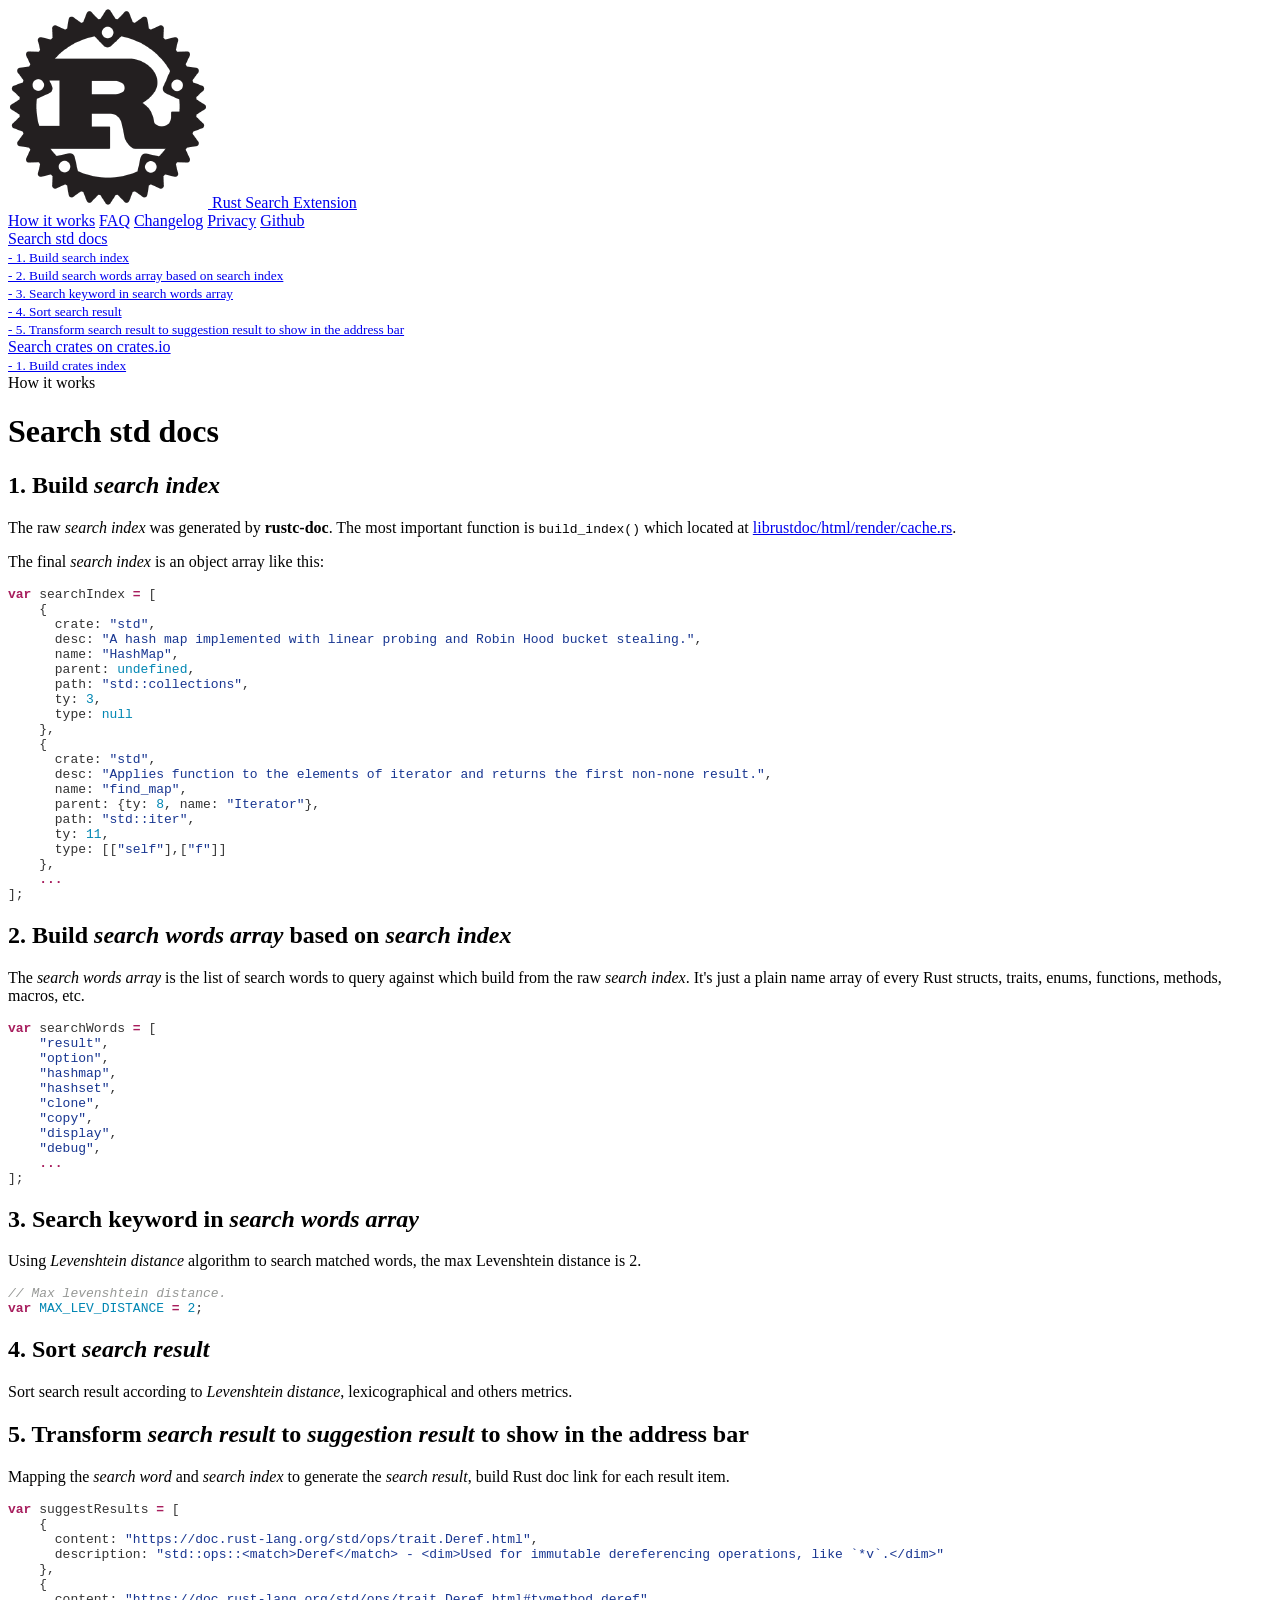
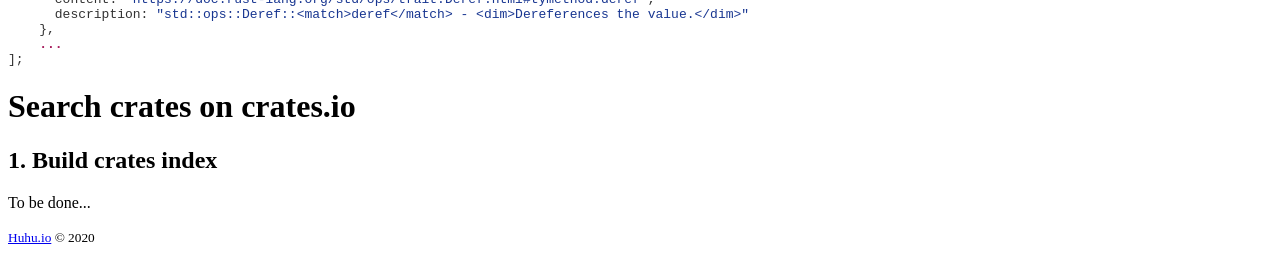
<file: how-it-works/index.html>
<!DOCTYPE html>
<html lang="en">
<head>
    <meta charset="UTF-8">
    <title>How it works | Rust Search Extension - The ultimate search extension for Rust </title>
    <meta name="viewport" content="width=device-width, initial-scale=1, shrink-to-fit=no">
    <meta name="theme-color" content="#F9BB2D">
    <meta name="description"
          content="Rust Search Extension is a handy browser plugin to help you search Rust docs, crates, builtin attributes, books and error codes, etc instantly.">
    <meta name="keywords"
          content="rust, rust-lang, chrome extension, firefox extension, docs, rust docs, crates, rust attributes, rust books, rust error codes, search">
    <link href="https://fonts.googleapis.com/css?family=Alfa+Slab+One&display=swap" rel="stylesheet">
    <link href="https://fonts.googleapis.com/css?family=Fira+Sans:400,500,600&display=swap" rel="stylesheet">
    <link rel="stylesheet" href="&#x2F;index.css">
</head>
<body>

<header class="box-shadow">
    

<a href="&#x2F;">
    <div class="logo">
        <img src="&#x2F;logo.png" alt="rust-search-extension-logo">
        Rust Search Extension
    </div>
</a>

<nav>
    
    <a class="nav-item subtitle-text" href="&#x2F;how-it-works&#x2F;">How it works</a>
    
    <a class="nav-item subtitle-text" href="&#x2F;faq&#x2F;">FAQ</a>
    
    <a class="nav-item subtitle-text" href="&#x2F;changelog&#x2F;">Changelog</a>
    
    <a class="nav-item subtitle-text" href="&#x2F;privacy&#x2F;">Privacy</a>
    
    <a class="nav-item subtitle-text" href="https://github.com/huhu/rust-search-extension">Github</a>
</nav>

</header>


<main>
    
    <div class="toc">
        <div class="toc-sticky">
        
            
        
        
            
            <div class="toc-item">
                <a class="subtext" href="/how-it-works/#search-std-docs">Search std docs</a>
            </div>
                
                
                <div class="toc-item-child">
                    <a class="subtext" href="/how-it-works/#1-build-search-index"><small>- 1. Build search index</small></a>
                </div>
                
                <div class="toc-item-child">
                    <a class="subtext" href="/how-it-works/#2-build-search-words-array-based-on-search-index"><small>- 2. Build search words array based on search index</small></a>
                </div>
                
                <div class="toc-item-child">
                    <a class="subtext" href="/how-it-works/#3-search-keyword-in-search-words-array"><small>- 3. Search keyword in search words array</small></a>
                </div>
                
                <div class="toc-item-child">
                    <a class="subtext" href="/how-it-works/#4-sort-search-result"><small>- 4. Sort search result</small></a>
                </div>
                
                <div class="toc-item-child">
                    <a class="subtext" href="/how-it-works/#5-transform-search-result-to-suggestion-result-to-show-in-the-address-bar"><small>- 5. Transform search result to suggestion result to show in the address bar</small></a>
                </div>
                
            
        
            <div class="toc-item">
                <a class="subtext" href="/how-it-works/#search-crates-on-crates-io">Search crates on crates.io</a>
            </div>
                
                
                <div class="toc-item-child">
                    <a class="subtext" href="/how-it-works/#1-build-crates-index"><small>- 1. Build crates index</small></a>
                </div>
                
            
        
        
        </div>
    </div>
    

    <div class="content text">
        
<div class="heading-text">How it works</div>
<h1 id="search-std-docs">Search std docs</h1>
<h2 id="1-build-search-index">1. Build <em>search index</em></h2>
<p>The raw <em>search index</em> was generated by <strong>rustc-doc</strong>. The most important function is <code>build_index()</code> which 
located at <a href="https://github.com/rust-lang/rust/blob/master/src/librustdoc/html/render/cache.rs">librustdoc/html/render/cache.rs</a>.</p>
<p>The final <em>search index</em> is an object array like this:</p>
<pre style="background-color:#ffffff;">
<span style="font-weight:bold;color:#a71d5d;">var </span><span style="color:#323232;">searchIndex </span><span style="font-weight:bold;color:#a71d5d;">= </span><span style="color:#323232;">[
    {
      crate: </span><span style="color:#183691;">&quot;std&quot;</span><span style="color:#323232;">,
      desc: </span><span style="color:#183691;">&quot;A hash map implemented with linear probing and Robin Hood bucket stealing.&quot;</span><span style="color:#323232;">,
      name: </span><span style="color:#183691;">&quot;HashMap&quot;</span><span style="color:#323232;">,
      parent: </span><span style="color:#0086b3;">undefined</span><span style="color:#323232;">,
      path: </span><span style="color:#183691;">&quot;std::collections&quot;</span><span style="color:#323232;">,
      ty: </span><span style="color:#0086b3;">3</span><span style="color:#323232;">,
      type: </span><span style="color:#0086b3;">null
    </span><span style="color:#323232;">},
    {
      crate: </span><span style="color:#183691;">&quot;std&quot;</span><span style="color:#323232;">,
      desc: </span><span style="color:#183691;">&quot;Applies function to the elements of iterator and returns the first non-none result.&quot;</span><span style="color:#323232;">,
      name: </span><span style="color:#183691;">&quot;find_map&quot;</span><span style="color:#323232;">,
      parent: {ty: </span><span style="color:#0086b3;">8</span><span style="color:#323232;">, name: </span><span style="color:#183691;">&quot;Iterator&quot;</span><span style="color:#323232;">},
      path: </span><span style="color:#183691;">&quot;std::iter&quot;</span><span style="color:#323232;">,
      ty: </span><span style="color:#0086b3;">11</span><span style="color:#323232;">,
      type: [[</span><span style="color:#183691;">&quot;self&quot;</span><span style="color:#323232;">],[</span><span style="color:#183691;">&quot;f&quot;</span><span style="color:#323232;">]]
    },
    </span><span style="font-weight:bold;color:#a71d5d;">...
</span><span style="color:#323232;">];
</span></pre><h2 id="2-build-search-words-array-based-on-search-index">2. Build <em>search words array</em> based on <em>search index</em></h2>
<p>The <em>search words array</em> is the list of search words to query against which build from the raw <em>search index</em>.
It's just a plain name array of every Rust structs, traits, enums, functions, methods, macros, etc.</p>
<pre style="background-color:#ffffff;">
<span style="font-weight:bold;color:#a71d5d;">var </span><span style="color:#323232;">searchWords </span><span style="font-weight:bold;color:#a71d5d;">= </span><span style="color:#323232;">[
    </span><span style="color:#183691;">&quot;result&quot;</span><span style="color:#323232;">, 
    </span><span style="color:#183691;">&quot;option&quot;</span><span style="color:#323232;">, 
    </span><span style="color:#183691;">&quot;hashmap&quot;</span><span style="color:#323232;">, 
    </span><span style="color:#183691;">&quot;hashset&quot;</span><span style="color:#323232;">, 
    </span><span style="color:#183691;">&quot;clone&quot;</span><span style="color:#323232;">, 
    </span><span style="color:#183691;">&quot;copy&quot;</span><span style="color:#323232;">, 
    </span><span style="color:#183691;">&quot;display&quot;</span><span style="color:#323232;">, 
    </span><span style="color:#183691;">&quot;debug&quot;</span><span style="color:#323232;">,
    </span><span style="font-weight:bold;color:#a71d5d;">...
</span><span style="color:#323232;">];
</span></pre><h2 id="3-search-keyword-in-search-words-array">3. Search keyword in <em>search words array</em></h2>
<p>Using <em>Levenshtein distance</em> algorithm to search matched words, the max Levenshtein distance is 2.</p>
<pre style="background-color:#ffffff;">
<span style="font-style:italic;color:#969896;">// Max levenshtein distance.
</span><span style="font-weight:bold;color:#a71d5d;">var </span><span style="color:#0086b3;">MAX_LEV_DISTANCE </span><span style="font-weight:bold;color:#a71d5d;">= </span><span style="color:#0086b3;">2</span><span style="color:#323232;">;
</span></pre><h2 id="4-sort-search-result">4. Sort <em>search result</em></h2>
<p>Sort search result according to <em>Levenshtein distance</em>, lexicographical and others metrics.</p>
<h2 id="5-transform-search-result-to-suggestion-result-to-show-in-the-address-bar">5. Transform <em>search result</em> to <em>suggestion result</em> to show in the address bar</h2>
<p>Mapping the <em>search word</em> and <em>search index</em> to generate the <em>search result</em>, build Rust doc link for each result item.</p>
<pre style="background-color:#ffffff;">
<span style="font-weight:bold;color:#a71d5d;">var </span><span style="color:#323232;">suggestResults </span><span style="font-weight:bold;color:#a71d5d;">= </span><span style="color:#323232;">[
    {
      content: </span><span style="color:#183691;">&quot;https://doc.rust-lang.org/std/ops/trait.Deref.html&quot;</span><span style="color:#323232;">,
      description: </span><span style="color:#183691;">&quot;std::ops::&lt;match&gt;Deref&lt;/match&gt; - &lt;dim&gt;Used for immutable dereferencing operations, like `*v`.&lt;/dim&gt;&quot;
    </span><span style="color:#323232;">},
    {
      content: </span><span style="color:#183691;">&quot;https://doc.rust-lang.org/std/ops/trait.Deref.html#tymethod.deref&quot;</span><span style="color:#323232;">,
      description: </span><span style="color:#183691;">&quot;std::ops::Deref::&lt;match&gt;deref&lt;/match&gt; - &lt;dim&gt;Dereferences the value.&lt;/dim&gt;&quot;
    </span><span style="color:#323232;">},
    </span><span style="font-weight:bold;color:#a71d5d;">...
</span><span style="color:#323232;">];
</span></pre><h1 id="search-crates-on-crates-io">Search crates on crates.io</h1>
<h2 id="1-build-crates-index">1. Build crates index</h2>
<p>To be done...</p>


    </div>

</main>

<footer>
    <small class="subtext">
        <a href="https://huhu.io">Huhu.io</a> © 2020
    </small>
</footer>
</body>
</html>
</file>
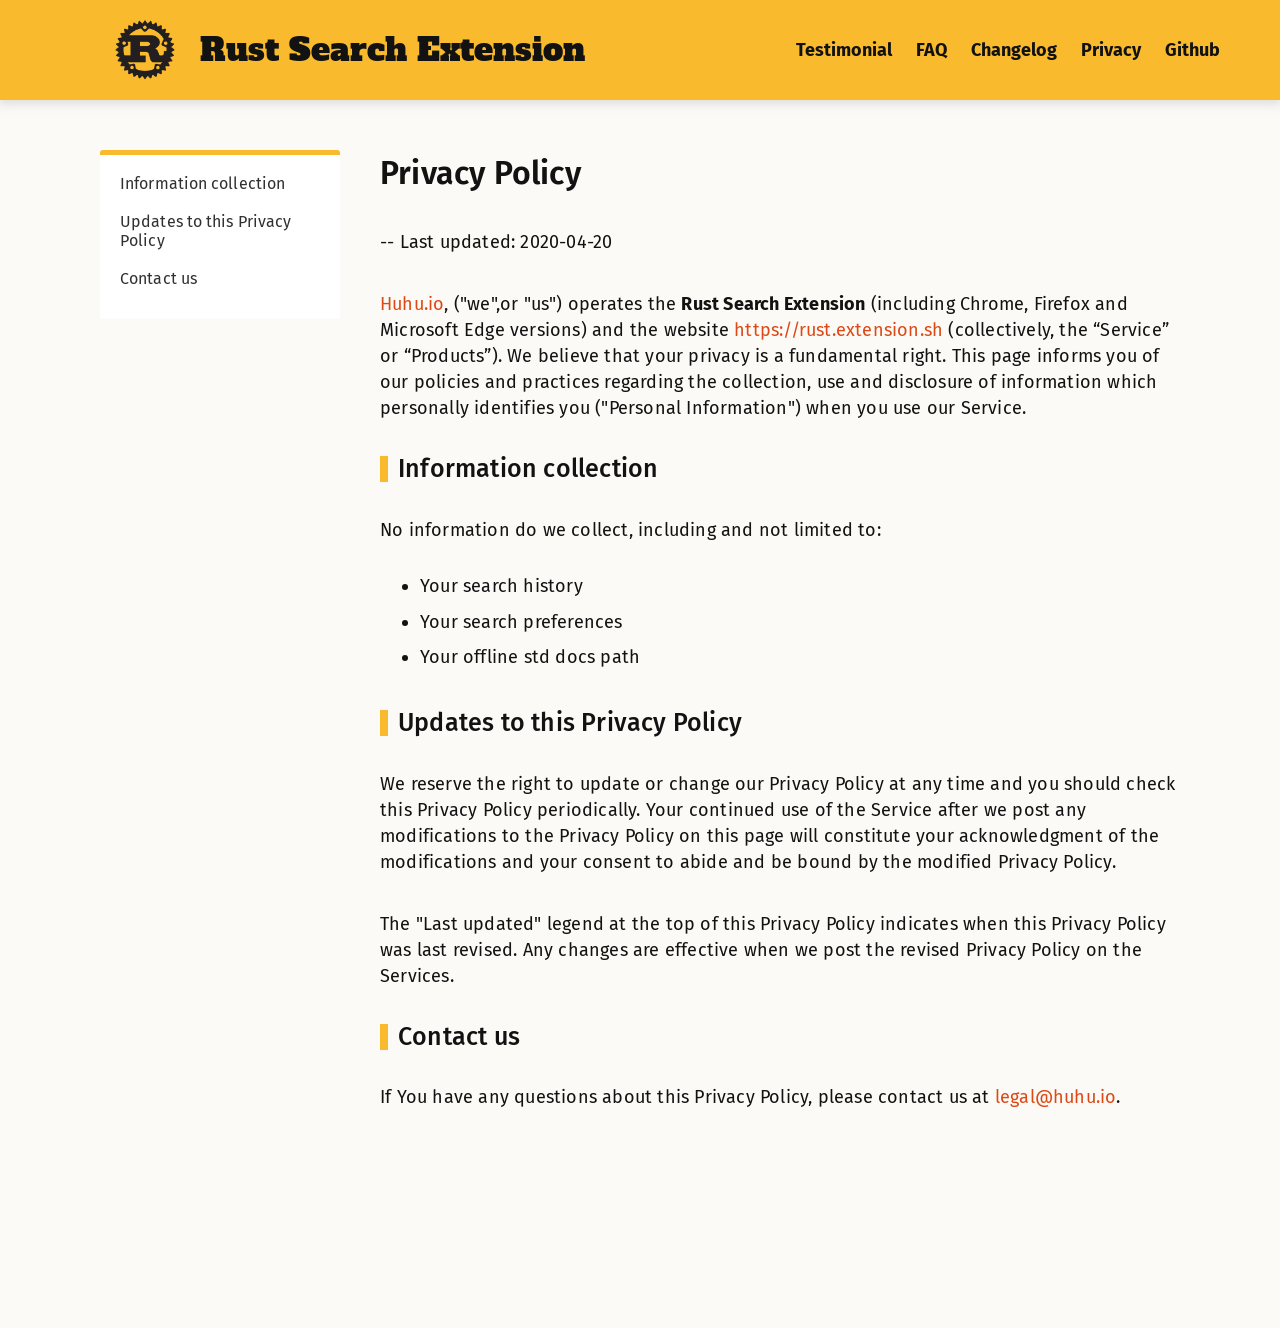
<file: privacy/index.html>
<!DOCTYPE html>
<html lang="en">

<head>
    <meta charset="UTF-8">
    <title>Privacy | Rust Search Extension - The ultimate search extension for Rust </title>
    <meta name="viewport" content="width=device-width, initial-scale=1, shrink-to-fit=no">
    
    <link rel="icon" type="image/png" href="/favicon.ico">
    
    <style>
    :root {
        /* Primary theme color */
        --primary-color: #F9BB2D;
        /* Primary theme text color */
        --primary-text-color: #121212;
        /* Primary theme link color */
        --primary-link-color: #dd4814;
        /* Secondary color: the background body color*/
        --secondary-color: #fcfaf6;
        --secondary-text-color: #303030;
        --toc-highlight-text-color: #d46e13;
    }
</style>
    <link href="https://fonts.googleapis.com/css?family=Alfa+Slab+One&display=swap" rel="stylesheet">
    <link href="https://fonts.googleapis.com/css?family=Fira+Sans:400,500,600&display=swap" rel="stylesheet">
    <link rel="stylesheet" href="/normalize.css">
    <link rel="stylesheet" href="/juice.css">
    
<meta name="keywords"
      content="rust, rust-lang, crates, cargo, docs, crates.io, docs.rs, search extension">
<meta itemprop="name"
      content="Rust Search Extension: The ultimate search extension for Rust">
<meta itemprop="description"
      content="Search docs, crates, builtin attributes, official books, and error codes, etc in your address bar instantly.">
<meta itemprop="image" content="https://rust.extension.sh/banner.png">

<meta property="og:url" content="https://rust.extension.sh">
<meta property="og:type" content="website">
<meta property="og:title"
      content="Rust Search Extension: The ultimate search extension for Rust">
<meta property="og:description"
      content="Search docs, crates, builtin attributes, official books, and error codes, etc in your address bar instantly.">
<meta property="og:image" content="https://rust.extension.sh/banner.png">

<meta name="twitter:card" content="summary_large_image">
<meta name="twitter:site" content="@_huhuio">
<meta name="twitter:creator" content="@_huhuio">
<meta name="twitter:title"
      content="Rust Search Extension: The ultimate search extension for Rust">
<meta name="twitter:description"
      content="Search docs, crates, builtin attributes, official books, and error codes, etc in your address bar instantly.">
<meta name="twitter:image" content="https://rust.extension.sh/banner.png">
<link rel="stylesheet" href="/index.css">

</head>

<body>
    
<header class="box-shadow">
    

<a href="&#x2F;">
    <div class="logo">
        <img src="/logo.png" alt="logo">
        Rust Search Extension
    </div>
</a>

<nav>
    
    <a class="nav-item subtitle-text" href="&#x2F;testimonial&#x2F;">Testimonial</a>
    
    <a class="nav-item subtitle-text" href="&#x2F;faq&#x2F;">FAQ</a>
    
    <a class="nav-item subtitle-text" href="&#x2F;changelog&#x2F;">Changelog</a>
    
    <a class="nav-item subtitle-text" href="&#x2F;privacy&#x2F;">Privacy</a>
    
    
        
        <a class="nav-item subtitle-text" href="https:&#x2F;&#x2F;github.com&#x2F;huhu&#x2F;rust-search-extension">Github</a>
        
    
</nav>

</header>


    <main>
        
        
        
        
        
        <div class="toc">
            <div class="toc-sticky">
                
                <div class="toc-item">
                    <a class="subtext" href="/privacy/#information-collection">Information collection</a>
                </div>
                
                
                <div class="toc-item">
                    <a class="subtext" href="/privacy/#updates-to-this-privacy-policy">Updates to this Privacy Policy</a>
                </div>
                
                
                <div class="toc-item">
                    <a class="subtext" href="/privacy/#contact-us">Contact us</a>
                </div>
                
                
            </div>
        </div>
        
        

        <div class="content text">
            
<div class="heading-text">Privacy Policy</div>
<p>-- Last updated: 2020-04-20</p>
<p><a href="https://huhu.io">Huhu.io</a>, (&quot;we&quot;,or &quot;us&quot;) operates the <strong>Rust Search Extension</strong> (including Chrome, Firefox and Microsoft Edge versions) and the website <a href="/">https://rust.extension.sh</a> (collectively, the “Service” or “Products”). 
We believe that your privacy is a fundamental right. This page informs you of our policies and practices regarding the collection, use and disclosure of information which personally identifies you (&quot;Personal Information&quot;) when you use our Service.</p>
<h1 id="information-collection">Information collection</h1>
<p>No information do we collect, including and not limited to:</p>
<ul>
<li>Your search history</li>
<li>Your search preferences</li>
<li>Your offline std docs path</li>
</ul>
<h1 id="updates-to-this-privacy-policy">Updates to this Privacy Policy</h1>
<p>We reserve the right to update or change our Privacy Policy at any time and you should check this Privacy Policy periodically. Your continued use of the Service after we post any modifications to the Privacy Policy on this page will constitute your acknowledgment of the modifications and your consent to abide and be bound by the modified Privacy Policy.</p>
<p>The &quot;Last updated&quot; legend at the top of this Privacy Policy indicates when this Privacy Policy was last revised. Any changes are effective when we post the revised Privacy Policy on the Services.</p>
<h1 id="contact-us">Contact us</h1>
<p>If You have any questions about this Privacy Policy, please contact us at <a href="mailto:legal@huhu.io">legal@huhu.io</a>.</p>


        </div>

        
<div class="sidebar">
    <script async type="text/javascript" src="//cdn.carbonads.com/carbon.js?serve=CEBIL27E&placement=extensionsh" id="_carbonads_js"></script>
</div>

    </main>

    
<iframe id="footer" src="https://huhu.io/extension-footer.html"
        style="display:block;width:100%;border:none;"></iframe>
<script>
    window.onmessage = e => {
        e.data.hasOwnProperty("frameHeight") && (document.getElementById("footer").style.height = `${e.data.frameHeight}px`)
    }
</script>

</body>
<script>
    function highlightNav(heading) {
        let pathname = location.pathname;
        document.querySelectorAll(".toc a").forEach((item) => {
            item.classList.remove("active");
        });
        document.querySelector(".toc a[href$='" + pathname + "#" + heading + "']").classList.add("active");
    }

    let currentHeading = "";
    window.onscroll = function () {
        let h = document.querySelectorAll("h1,h2,h3,h4,h5,h6");
        let elementArr = [];

        h.forEach(item => {
            if (item.id !== "") {
                elementArr[item.id] = item.getBoundingClientRect().top;
            }
        });
        elementArr.sort();
        for (let key in elementArr) {
            if (!elementArr.hasOwnProperty(key)) {
                continue;
            }
            if (elementArr[key] > 0 && elementArr[key] < 300) {
                if (currentHeading !== key) {
                    highlightNav(key);
                    currentHeading = key;
                }
                break;
            }
        }
    }
</script>

</html>
</file>
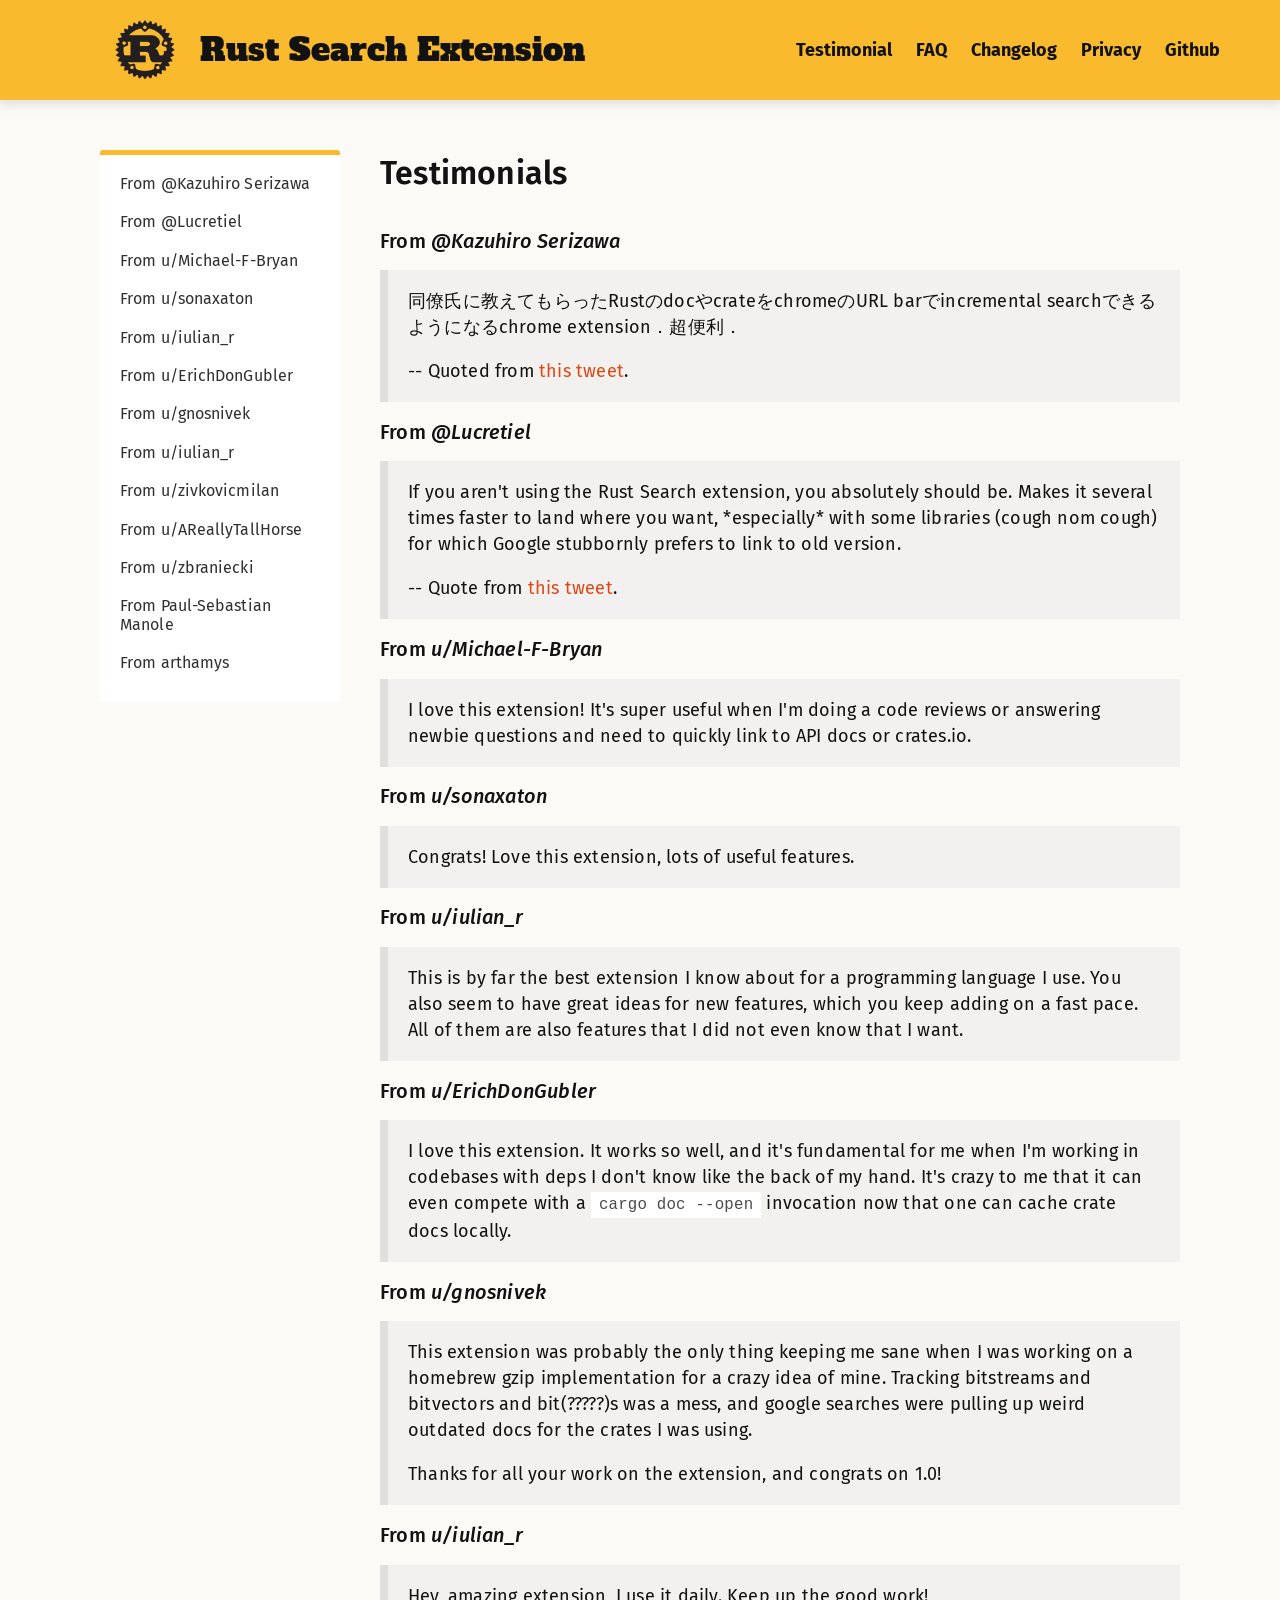
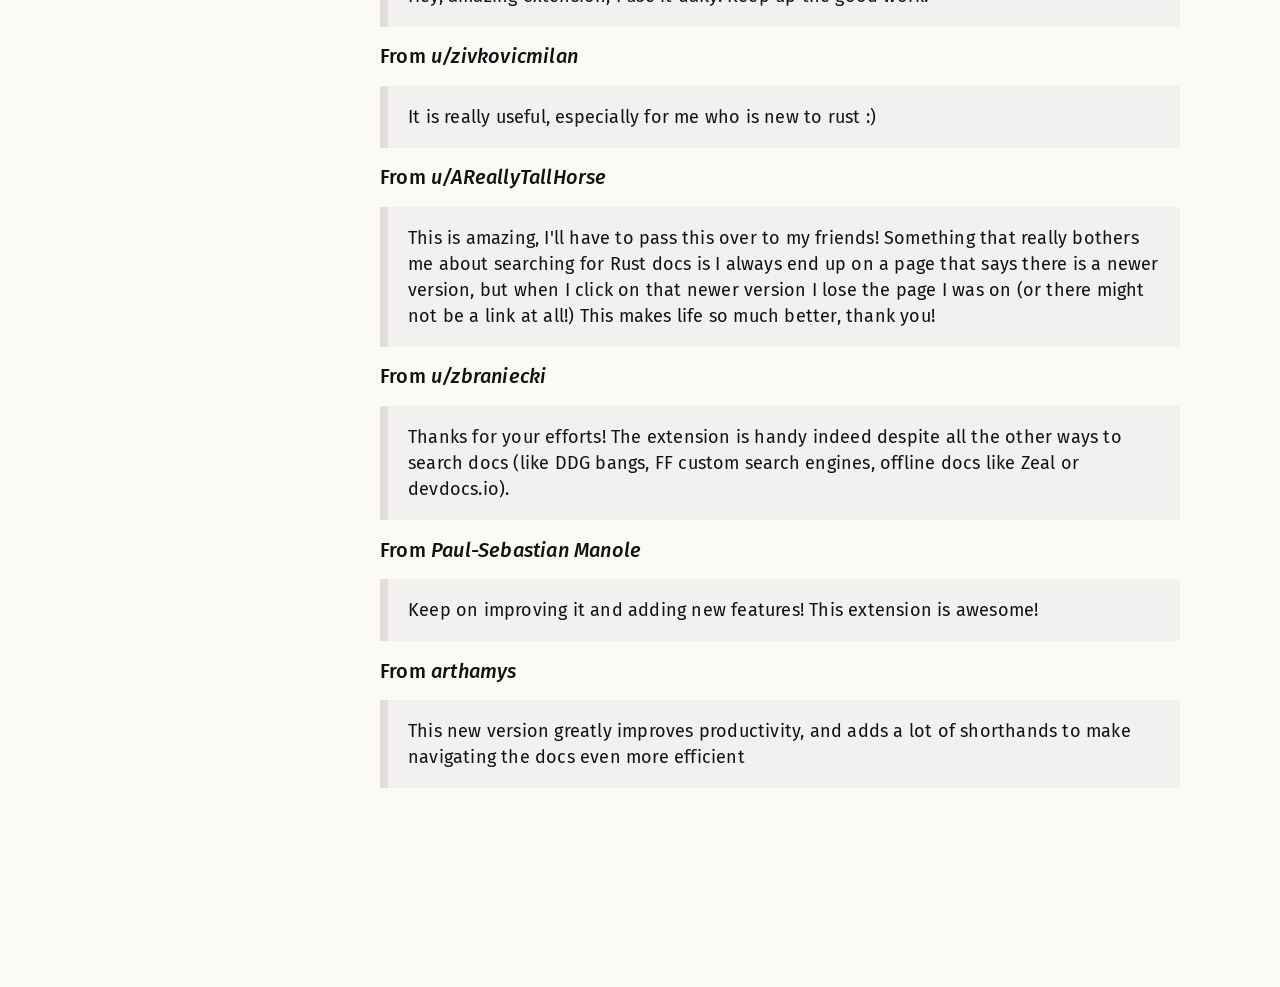
<file: testimonial/index.html>
<!DOCTYPE html>
<html lang="en">

<head>
    <meta charset="UTF-8">
    <title>Testimonial | Rust Search Extension - The ultimate search extension for Rust </title>
    <meta name="viewport" content="width=device-width, initial-scale=1, shrink-to-fit=no">
    
    <link rel="icon" type="image/png" href="/favicon.ico">
    
    <style>
    :root {
        /* Primary theme color */
        --primary-color: #F9BB2D;
        /* Primary theme text color */
        --primary-text-color: #121212;
        /* Primary theme link color */
        --primary-link-color: #dd4814;
        /* Secondary color: the background body color*/
        --secondary-color: #fcfaf6;
        --secondary-text-color: #303030;
        --toc-highlight-text-color: #d46e13;
    }
</style>
    <link href="https://fonts.googleapis.com/css?family=Alfa+Slab+One&display=swap" rel="stylesheet">
    <link href="https://fonts.googleapis.com/css?family=Fira+Sans:400,500,600&display=swap" rel="stylesheet">
    <link rel="stylesheet" href="/normalize.css">
    <link rel="stylesheet" href="/juice.css">
    
<meta name="keywords"
      content="rust, rust-lang, crates, cargo, docs, crates.io, docs.rs, search extension">
<meta itemprop="name"
      content="Rust Search Extension: The ultimate search extension for Rust">
<meta itemprop="description"
      content="Search docs, crates, builtin attributes, official books, and error codes, etc in your address bar instantly.">
<meta itemprop="image" content="https://rust.extension.sh/banner.png">

<meta property="og:url" content="https://rust.extension.sh">
<meta property="og:type" content="website">
<meta property="og:title"
      content="Rust Search Extension: The ultimate search extension for Rust">
<meta property="og:description"
      content="Search docs, crates, builtin attributes, official books, and error codes, etc in your address bar instantly.">
<meta property="og:image" content="https://rust.extension.sh/banner.png">

<meta name="twitter:card" content="summary_large_image">
<meta name="twitter:site" content="@_huhuio">
<meta name="twitter:creator" content="@_huhuio">
<meta name="twitter:title"
      content="Rust Search Extension: The ultimate search extension for Rust">
<meta name="twitter:description"
      content="Search docs, crates, builtin attributes, official books, and error codes, etc in your address bar instantly.">
<meta name="twitter:image" content="https://rust.extension.sh/banner.png">
<link rel="stylesheet" href="/index.css">

</head>

<body>
    
<header class="box-shadow">
    

<a href="&#x2F;">
    <div class="logo">
        <img src="/logo.png" alt="logo">
        Rust Search Extension
    </div>
</a>

<nav>
    
    <a class="nav-item subtitle-text" href="&#x2F;testimonial&#x2F;">Testimonial</a>
    
    <a class="nav-item subtitle-text" href="&#x2F;faq&#x2F;">FAQ</a>
    
    <a class="nav-item subtitle-text" href="&#x2F;changelog&#x2F;">Changelog</a>
    
    <a class="nav-item subtitle-text" href="&#x2F;privacy&#x2F;">Privacy</a>
    
    
        
        <a class="nav-item subtitle-text" href="https:&#x2F;&#x2F;github.com&#x2F;huhu&#x2F;rust-search-extension">Github</a>
        
    
</nav>

</header>


    <main>
        
        
        
        
        
        <div class="toc">
            <div class="toc-sticky">
                
                <div class="toc-item">
                    <a class="subtext" href="/testimonial/#from-kazuhiro-serizawa">From @Kazuhiro Serizawa</a>
                </div>
                
                
                <div class="toc-item">
                    <a class="subtext" href="/testimonial/#from-lucretiel">From @Lucretiel</a>
                </div>
                
                
                <div class="toc-item">
                    <a class="subtext" href="/testimonial/#from-u-michael-f-bryan">From u&#x2F;Michael-F-Bryan</a>
                </div>
                
                
                <div class="toc-item">
                    <a class="subtext" href="/testimonial/#from-u-sonaxaton">From u&#x2F;sonaxaton</a>
                </div>
                
                
                <div class="toc-item">
                    <a class="subtext" href="/testimonial/#from-u-iulian-r">From u&#x2F;iulian_r</a>
                </div>
                
                
                <div class="toc-item">
                    <a class="subtext" href="/testimonial/#from-u-erichdongubler">From u&#x2F;ErichDonGubler</a>
                </div>
                
                
                <div class="toc-item">
                    <a class="subtext" href="/testimonial/#from-u-gnosnivek">From u&#x2F;gnosnivek</a>
                </div>
                
                
                <div class="toc-item">
                    <a class="subtext" href="/testimonial/#from-u-iulian-r-1">From u&#x2F;iulian_r</a>
                </div>
                
                
                <div class="toc-item">
                    <a class="subtext" href="/testimonial/#from-u-zivkovicmilan">From u&#x2F;zivkovicmilan</a>
                </div>
                
                
                <div class="toc-item">
                    <a class="subtext" href="/testimonial/#from-u-areallytallhorse">From u&#x2F;AReallyTallHorse</a>
                </div>
                
                
                <div class="toc-item">
                    <a class="subtext" href="/testimonial/#from-u-zbraniecki">From u&#x2F;zbraniecki</a>
                </div>
                
                
                <div class="toc-item">
                    <a class="subtext" href="/testimonial/#from-paul-sebastian-manole">From Paul-Sebastian Manole</a>
                </div>
                
                
                <div class="toc-item">
                    <a class="subtext" href="/testimonial/#from-arthamys">From arthamys</a>
                </div>
                
                
            </div>
        </div>
        
        

        <div class="content text">
            
<div class="heading-text">Testimonials</div>
<h2 id="from-kazuhiro-serizawa">From <em>@Kazuhiro Serizawa</em></h2>
<blockquote>
<p>同僚氏に教えてもらったRustのdocやcrateをchromeのURL barでincremental searchできるようになるchrome extension．超便利．</p>
<p>-- Quoted from <a href="https://twitter.com/seri_k/status/1494159043778453504">this tweet</a>.</p>
</blockquote>
<h2 id="from-lucretiel">From <em>@Lucretiel</em></h2>
<blockquote>
<p>If you aren't using the Rust Search extension, you absolutely should be. 
Makes it several times faster to land where you want, *especially* with some 
libraries (cough nom cough) for which Google stubbornly prefers to link to old version.</p>
<p>-- Quote from <a href="https://twitter.com/Lucretiel/status/1356749724754333711">this tweet</a>.</p>
</blockquote>
<h2 id="from-u-michael-f-bryan">From <em>u/Michael-F-Bryan</em></h2>
<blockquote>
<p>I love this extension! It's super useful when I'm doing a code reviews or answering newbie questions and need to quickly link to API docs or crates.io.</p>
</blockquote>
<h2 id="from-u-sonaxaton">From <em>u/sonaxaton</em></h2>
<blockquote>
<p>Congrats! Love this extension, lots of useful features.</p>
</blockquote>
<h2 id="from-u-iulian-r">From <em>u/iulian_r</em></h2>
<blockquote>
<p>This is by far the best extension I know about for a programming language I use.
You also seem to have great ideas for new features, which you keep adding on a fast pace. 
All of them are also features that I did not even know that I want.</p>
</blockquote>
<h2 id="from-u-erichdongubler">From <em>u/ErichDonGubler</em></h2>
<blockquote>
<p>I love this extension. It works so well, and it's fundamental for me when 
I'm working in codebases with deps I don't know like the back of my hand. 
It's crazy to me that it can even compete with a <code>cargo doc --open</code> invocation 
now that one can cache crate docs locally.</p>
</blockquote>
<h2 id="from-u-gnosnivek">From <em>u/gnosnivek</em></h2>
<blockquote>
<p>This extension was probably the only thing keeping me sane when I was working on a homebrew gzip implementation for a crazy idea of mine. Tracking bitstreams and bitvectors and bit(?????)s was a mess, and google searches were pulling up weird outdated docs for the crates I was using.</p>
<p>Thanks for all your work on the extension, and congrats on 1.0!</p>
</blockquote>
<h2 id="from-u-iulian-r-1">From <em>u/iulian_r</em></h2>
<blockquote>
<p>Hey, amazing extension, I use it daily. Keep up the good work!</p>
</blockquote>
<h2 id="from-u-zivkovicmilan">From <em>u/zivkovicmilan</em></h2>
<blockquote>
<p>It is really useful, especially for me who is new to rust :)</p>
</blockquote>
<h2 id="from-u-areallytallhorse">From <em>u/AReallyTallHorse</em></h2>
<blockquote>
<p>This is amazing, I'll have to pass this over to my friends!
Something that really bothers me about searching for Rust docs is I always 
end up on a page that says there is a newer version, 
but when I click on that newer version I lose the page I was on
(or there might not be a link at all!) This makes life so much better, thank you!</p>
</blockquote>
<h2 id="from-u-zbraniecki">From <em>u/zbraniecki</em></h2>
<blockquote>
<p>Thanks for your efforts! The extension is handy indeed despite all the other ways 
to search docs (like DDG bangs, FF custom search engines, offline docs like Zeal or devdocs.io).</p>
</blockquote>
<h2 id="from-paul-sebastian-manole">From <em>Paul-Sebastian Manole</em></h2>
<blockquote>
<p>Keep on improving it and adding new features! This extension is awesome!</p>
</blockquote>
<h2 id="from-arthamys">From <em>arthamys</em></h2>
<blockquote>
<p>This new version greatly improves productivity, and adds a lot of shorthands to 
make navigating the docs even more efficient</p>
</blockquote>


        </div>

        
<div class="sidebar">
    <script async type="text/javascript" src="//cdn.carbonads.com/carbon.js?serve=CEBIL27E&placement=extensionsh" id="_carbonads_js"></script>
</div>

    </main>

    
<iframe id="footer" src="https://huhu.io/extension-footer.html"
        style="display:block;width:100%;border:none;"></iframe>
<script>
    window.onmessage = e => {
        e.data.hasOwnProperty("frameHeight") && (document.getElementById("footer").style.height = `${e.data.frameHeight}px`)
    }
</script>

</body>
<script>
    function highlightNav(heading) {
        let pathname = location.pathname;
        document.querySelectorAll(".toc a").forEach((item) => {
            item.classList.remove("active");
        });
        document.querySelector(".toc a[href$='" + pathname + "#" + heading + "']").classList.add("active");
    }

    let currentHeading = "";
    window.onscroll = function () {
        let h = document.querySelectorAll("h1,h2,h3,h4,h5,h6");
        let elementArr = [];

        h.forEach(item => {
            if (item.id !== "") {
                elementArr[item.id] = item.getBoundingClientRect().top;
            }
        });
        elementArr.sort();
        for (let key in elementArr) {
            if (!elementArr.hasOwnProperty(key)) {
                continue;
            }
            if (elementArr[key] > 0 && elementArr[key] < 300) {
                if (currentHeading !== key) {
                    highlightNav(key);
                    currentHeading = key;
                }
                break;
            }
        }
    }
</script>

</html>
</file>
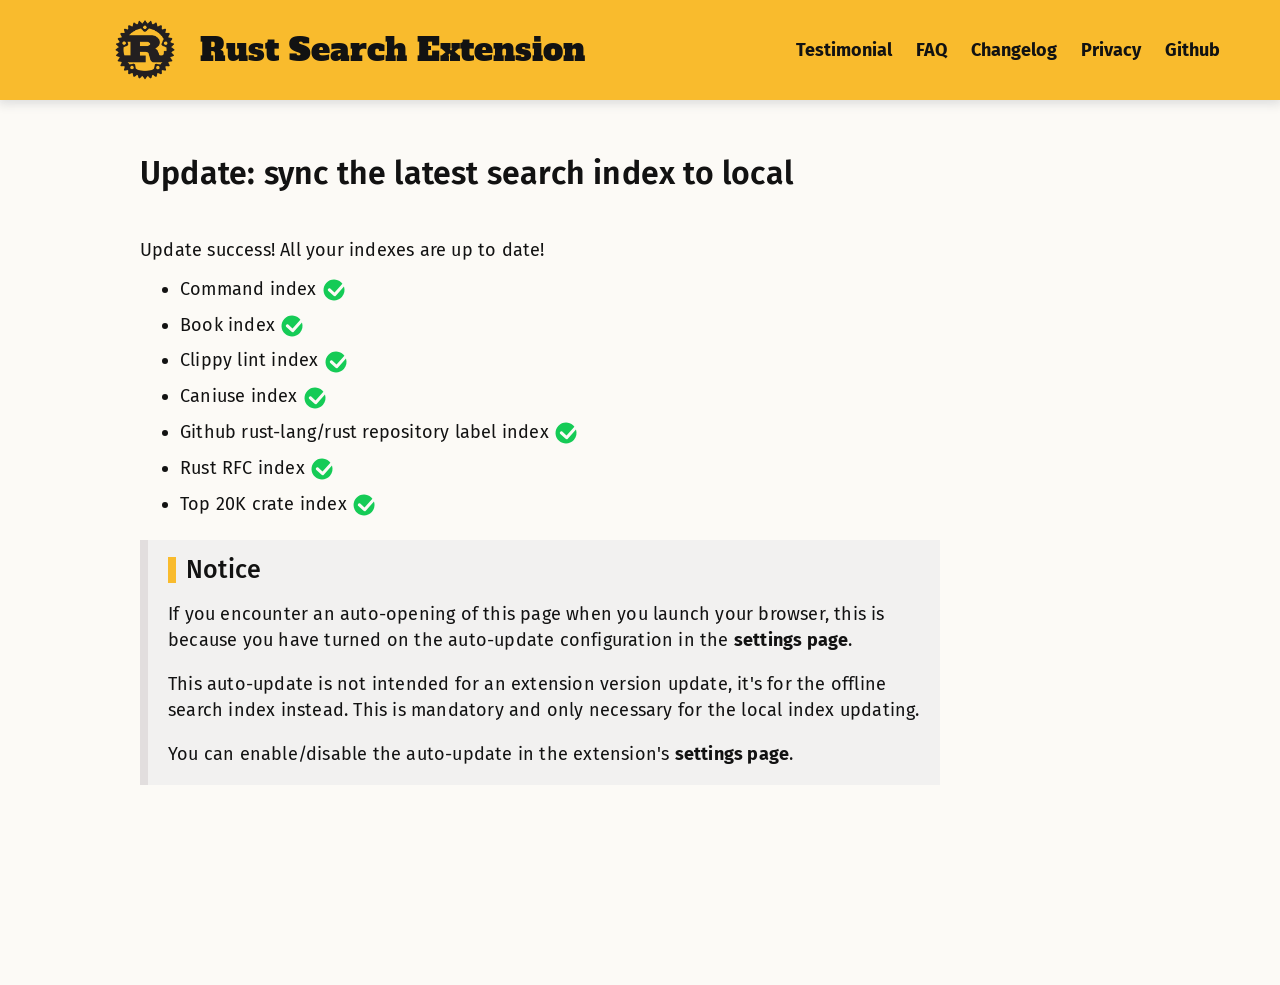
<file: update/index.html>
<!DOCTYPE html>
<html lang="en">

<head>
    <meta charset="UTF-8">
    <title>Update | Rust Search Extension - The ultimate search extension for Rust </title>
    <meta name="viewport" content="width=device-width, initial-scale=1, shrink-to-fit=no">
    
    <link rel="icon" type="image/png" href="/favicon.ico">
    
    <style>
    :root {
        /* Primary theme color */
        --primary-color: #F9BB2D;
        /* Primary theme text color */
        --primary-text-color: #121212;
        /* Primary theme link color */
        --primary-link-color: #dd4814;
        /* Secondary color: the background body color*/
        --secondary-color: #fcfaf6;
        --secondary-text-color: #303030;
        --toc-highlight-text-color: #d46e13;
    }
</style>
    <link href="https://fonts.googleapis.com/css?family=Alfa+Slab+One&display=swap" rel="stylesheet">
    <link href="https://fonts.googleapis.com/css?family=Fira+Sans:400,500,600&display=swap" rel="stylesheet">
    <link rel="stylesheet" href="/normalize.css">
    <link rel="stylesheet" href="/juice.css">
    
<link rel="stylesheet" href="/index.css">
<link rel="stylesheet" href="/carbon.css">

</head>

<body>
    
<header class="box-shadow">
    

<a href="&#x2F;">
    <div class="logo">
        <img src="/logo.png" alt="logo">
        Rust Search Extension
    </div>
</a>

<nav>
    
    <a class="nav-item subtitle-text" href="&#x2F;testimonial&#x2F;">Testimonial</a>
    
    <a class="nav-item subtitle-text" href="&#x2F;faq&#x2F;">FAQ</a>
    
    <a class="nav-item subtitle-text" href="&#x2F;changelog&#x2F;">Changelog</a>
    
    <a class="nav-item subtitle-text" href="&#x2F;privacy&#x2F;">Privacy</a>
    
    
        
        <a class="nav-item subtitle-text" href="https:&#x2F;&#x2F;github.com&#x2F;huhu&#x2F;rust-search-extension">Github</a>
        
    
</nav>

</header>


    <main>
        
        
        
        

        <div class="content text">
            
<div class="heading-text">Update: sync the latest search index to local</div>
<br>
<div class="update-progress">The search index is being updated, please wait for a second...</div>
<ul class="index-list">
</ul>

<blockquote>
    <h1>Notice</h1>
    <p>
        If you encounter an auto-opening of this page when you launch your browser,
        this is because you have turned on the auto-update configuration in the <span><b>settings page</b></span>.
    </p>

    <p>
        This auto-update is not intended for an extension version update, it's for the offline search index instead.
        This is mandatory and only necessary for the local index updating.
    </p>

    <p>You can enable/disable the auto-update in the extension's <span><b>settings page</b></span>.</p>
</blockquote>
<div>

</div>


        </div>

        
<div class="sidebar">
    <script async type="text/javascript" src="//cdn.carbonads.com/carbon.js?serve=CEBIL27E&placement=extensionsh" id="_carbonads_js"></script>
</div>

    </main>

    
<iframe id="footer" src="https://huhu.io/extension-footer.html"
        style="display:block;width:100%;border:none;"></iframe>
<script>
    window.onmessage = e => {
        e.data.hasOwnProperty("frameHeight") && (document.getElementById("footer").style.height = `${e.data.frameHeight}px`)
    }
</script>
<script src="/crates/index.js"></script>
<script src="/index/commands.js"></script>
<script src="/index/books.js"></script>
<script src="/index/labels.js"></script>
<script src="/index/rfcs.js"></script>
<script src="/index/lints.js"></script>
<script src="/index/caniuse.js"></script>
<script src="/js/update-index.js"></script>

</body>
<script>
    function highlightNav(heading) {
        let pathname = location.pathname;
        document.querySelectorAll(".toc a").forEach((item) => {
            item.classList.remove("active");
        });
        document.querySelector(".toc a[href$='" + pathname + "#" + heading + "']").classList.add("active");
    }

    let currentHeading = "";
    window.onscroll = function () {
        let h = document.querySelectorAll("h1,h2,h3,h4,h5,h6");
        let elementArr = [];

        h.forEach(item => {
            if (item.id !== "") {
                elementArr[item.id] = item.getBoundingClientRect().top;
            }
        });
        elementArr.sort();
        for (let key in elementArr) {
            if (!elementArr.hasOwnProperty(key)) {
                continue;
            }
            if (elementArr[key] > 0 && elementArr[key] < 300) {
                if (currentHeading !== key) {
                    highlightNav(key);
                    currentHeading = key;
                }
                break;
            }
        }
    }
</script>

</html>
</file>
<file: juice.css>
.text-center{text-align:center}.pos-absolute{right:0;left:0;position:absolute}.box-shadow{box-shadow:0 2px 10px 2px #ddd}.heading-text{font-family:"Fira Sans", sans-serif;font-size:32px;font-weight:600;padding:10px 0 25px 0;color:var(--primary-text-color)}h1,.title-text{font-family:"Fira Sans", sans-serif;font-size:25px;font-weight:500;color:var(--primary-text-color);border-left:var(--primary-color) 8px solid;padding-left:10px}h2,.subtitle-text{font-family:"Fira Sans", sans-serif;font-size:20px;font-weight:500;color:var(--primary-text-color)}.text{font-family:"Fira Sans", sans-serif;font-size:18px;font-weight:400;line-height:26px;letter-spacing:0.2px;color:var(--primary-text-color)}.subtext{font-family:"Fira Sans", sans-serif;font-size:16px;font-weight:400;letter-spacing:0.1px}.content{padding:0 40px;display:flex;flex-direction:column;overflow-x:auto}.content pre{overflow-x:auto;padding:1.25em 1.5em;white-space:pre;word-wrap:normal;background-color:white;color:#4a4a4a;font-size:.875em;font-family:monospace}.content code{background-color:white;color:#4a4a4a;font-size:.875em;font-weight:normal;padding:0.25em 0.5em;font-family:monospace}.content pre code{padding:0}.content a{color:var(--primary-link-color)}.content a:hover{text-decoration:underline}.content blockquote{border-left:#e2dede 8px solid;margin:0;background-color:#f2f1f0;padding:0 20px}body{padding:0;margin:0;box-sizing:border-box;background-color:var(--secondary-color);display:flex;flex-direction:column;min-height:100vh}a{text-decoration:none}ul{margin-top:0.5rem}ul>li{padding:0.3rem 0}p>img{width:100%;height:auto}header{background-color:var(--primary-color);color:black;padding:20px 50px;display:flex;align-items:center;justify-content:space-between}.logo{font-family:"Alfa Slab One", serif;font-size:32px;color:var(--primary-text-color);display:flex;align-items:center;margin:0 40px}.logo img{width:60px;margin:0 25px}.nav-item{margin:0 10px;text-decoration:none;font-size:18px;font-weight:bold}.nav-item:hover{color:#000;text-decoration:underline}.hero{display:flex;align-items:center;justify-content:space-evenly;height:100vh;background-color:var(--primary-color);overflow-x:hidden;padding:0 40px}.hero .explore-more{position:absolute;bottom:20px;cursor:pointer}main{display:flex;padding:50px 100px;flex-grow:1}main .toc{max-width:260px;min-width:240px}main .toc-item{padding:10px 20px;color:#424242}main .toc-item a,main .toc-item-child a{color:var(--secondary-text-color)}main .toc-item a:hover,main .toc-item-child a:hover{cursor:pointer;text-decoration:underline}main .toc-item a.active,main .toc-item-child a.active{color:var(--toc-highlight-text-color)}main .toc-item-child{padding:0 30px 5px;color:#424242}.toc-sticky{border-radius:3px;border-top:5px solid var(--primary-color);background-color:white;position:sticky;position:-webkit-sticky;position:-moz-sticky;position:-ms-sticky;position:-o-sticky;top:10px;padding:10px 0 20px;max-height:100vh;overflow:auto}footer{padding:50px;display:flex;flex-direction:column;justify-content:center;align-items:center;background-color:#202020;color:#fcfcfc}footer a{color:#fcfcfc;text-decoration:underline}@media screen and (min-width: 1280px){.content{max-width:60%;min-width:800px}}@media screen and (max-width: 768px){header{padding:10px 30px;flex-direction:column;align-items:center;justify-content:center}.logo{font-size:28px;margin:10px}.logo img{width:45px;margin:0 10px 0 0}.nav-item{margin:0 5px;font-size:14px}.hero{padding:40px 30px}main{padding:30px}.content{padding:0}.explore-more,.toc{display:none}}
</file>
<file: index.css>
#carbonads *{margin:initial;padding:initial}#carbonads{font-family:-apple-system, BlinkMacSystemFont, 'Segoe UI', Roboto, Oxygen-Sans, Ubuntu, Cantarell, 'Helvetica Neue', Helvetica, Arial, sans-serif}#carbonads{display:flex;max-width:330px;z-index:100}#carbonads a{color:inherit;text-decoration:none}#carbonads a:hover{color:inherit}#carbonads span{position:relative;display:block;overflow:hidden}#carbonads .carbon-wrap{display:flex;flex-direction:column;justify-content:center;align-items:center;padding:20px 10px;text-align:center}#carbonads .carbon-img{display:block;margin:0;line-height:1}#carbonads .carbon-img img{display:block}#carbonads .carbon-text{font-size:13px;padding:10px;margin-bottom:16px;line-height:1.5}#carbonads .carbon-poweredby{display:block;padding:6px 8px;background:#f1f1f2;text-align:center;text-transform:uppercase;letter-spacing:0.5px;font-weight:600;font-size:8px;line-height:1;border-top-left-radius:3px;position:absolute;bottom:0;right:0}.content img{width:75%;height:auto}.demonstration-gif{width:100%;max-width:55%;padding:20px}.btn-download{font-family:"Fira Sans", sans-serif;color:black;background-color:#FDFDFD;border-radius:12px;margin:15px;padding:10px 0 10px 20px;font-size:20px;text-align:center;background-repeat:no-repeat;background-size:24px 24px;background-position:20px;width:240px}.chrome{background-image:url("chrome.svg")}.firefox{background-image:url("firefox.svg")}.edg{background-image:url("edge.svg")}.hide{display:none}.sidebar{width:215px}@media screen and (max-width: 768px){header{padding:10px 30px;flex-direction:column;align-items:center;justify-content:center}.logo{font-size:16px;margin:10px}.logo img{width:25px;margin:0 10px 0 0}.nav-item{margin:0 5px;font-size:14px}.hero{padding:40px 30px}main{padding:30px;display:flex;flex-direction:column}.content{padding:0}.content img{width:100%;height:auto}.sidebar{width:215px;margin:2rem auto 0}.explore-more,.demonstration-gif{display:none}}
</file>
<file: carbon.css>
#carbonads *{margin:initial;padding:initial}#carbonads{font-family:-apple-system, BlinkMacSystemFont, 'Segoe UI', Roboto, Oxygen-Sans, Ubuntu, Cantarell, 'Helvetica Neue', Helvetica, Arial, sans-serif}#carbonads{display:flex;max-width:330px;z-index:100}#carbonads a{color:inherit;text-decoration:none}#carbonads a:hover{color:inherit}#carbonads span{position:relative;display:block;overflow:hidden}#carbonads .carbon-wrap{display:flex;flex-direction:column;justify-content:center;align-items:center;padding:20px 10px;text-align:center}#carbonads .carbon-img{display:block;margin:0;line-height:1}#carbonads .carbon-img img{display:block}#carbonads .carbon-text{font-size:13px;padding:10px;margin-bottom:16px;line-height:1.5}#carbonads .carbon-poweredby{display:block;padding:6px 8px;background:#f1f1f2;text-align:center;text-transform:uppercase;letter-spacing:0.5px;font-weight:600;font-size:8px;line-height:1;border-top-left-radius:3px;position:absolute;bottom:0;right:0}
</file>
